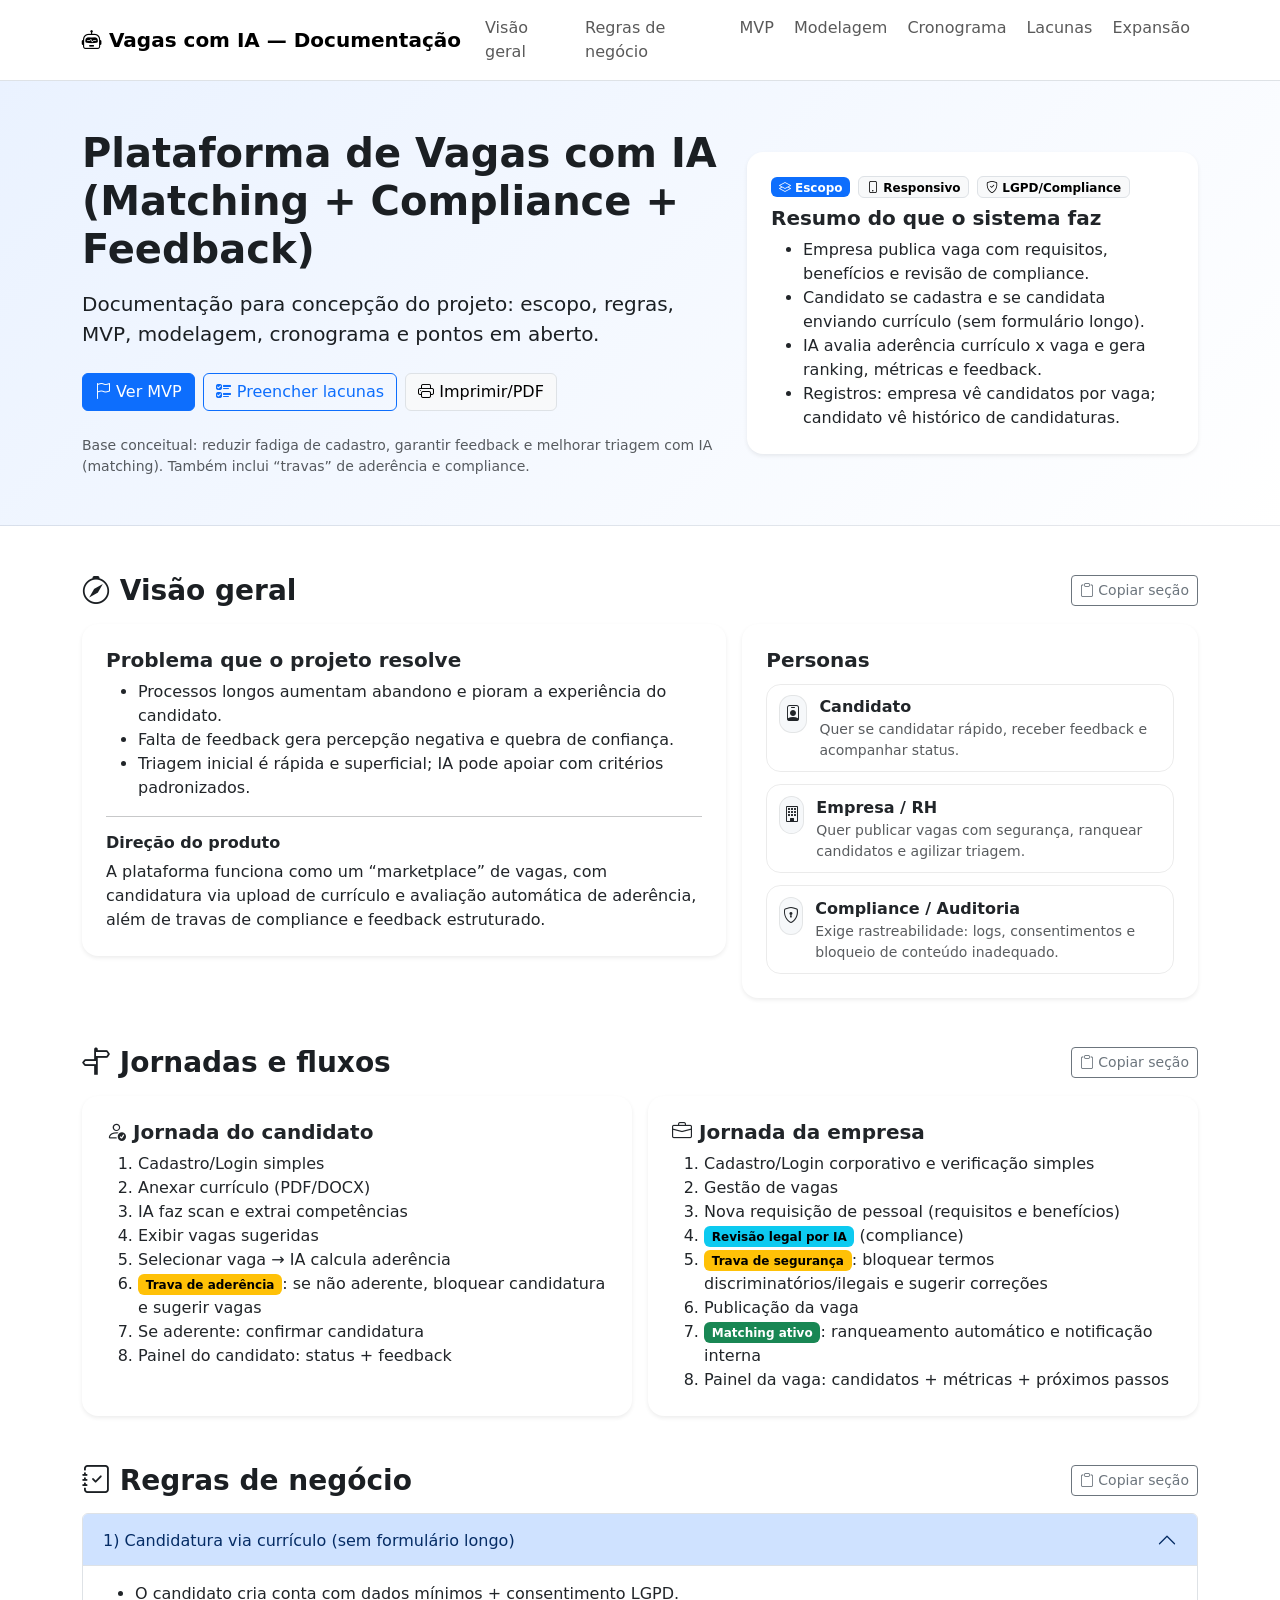
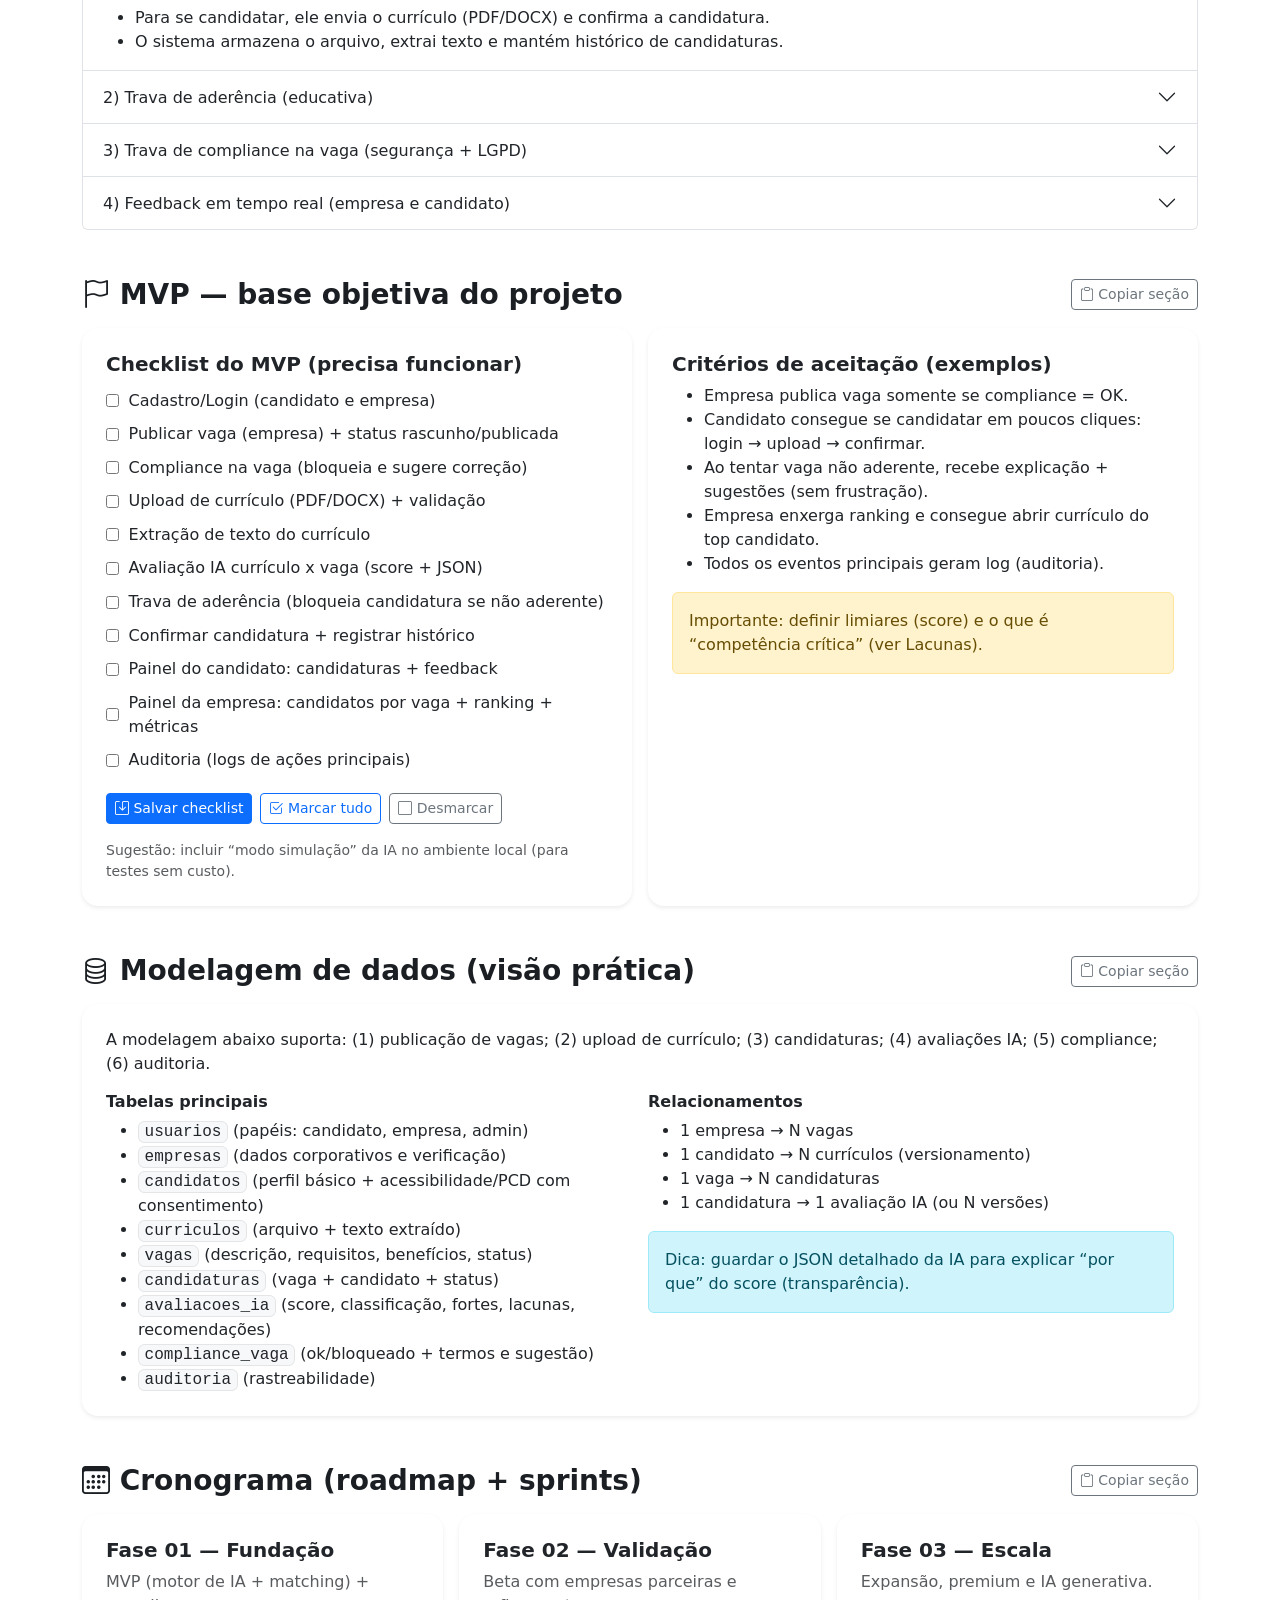
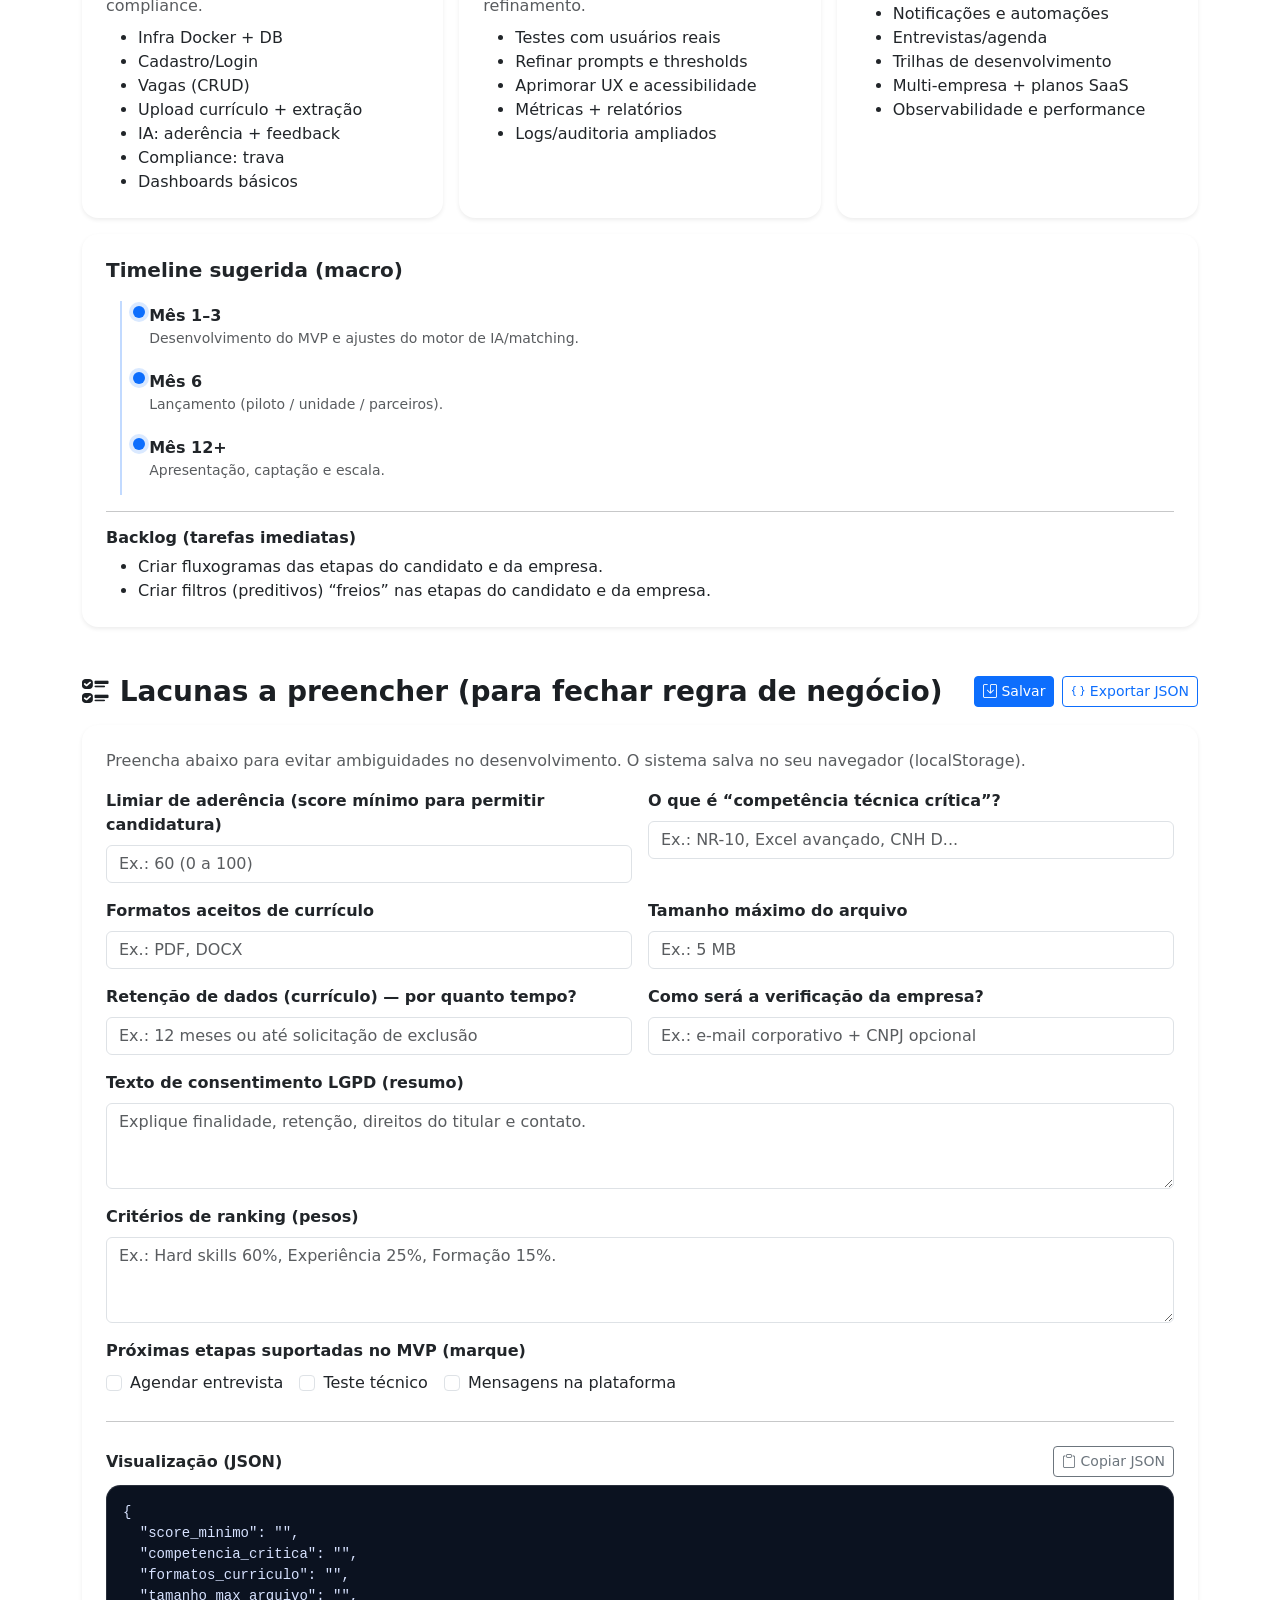
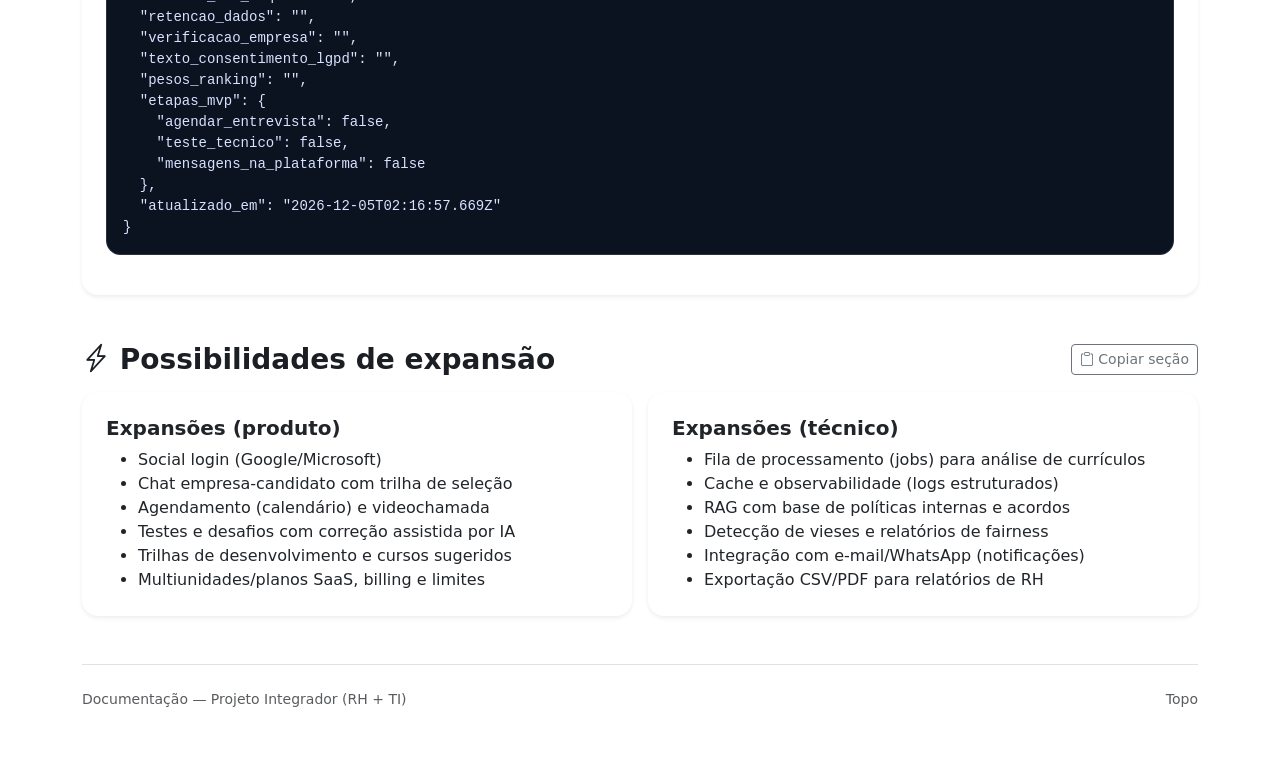
<file: index.html>
<!doctype html>
<html lang="pt-br">
<head>
  <meta charset="utf-8" />
  <meta name="viewport" content="width=device-width, initial-scale=1" />
  <title>Documentação — Plataforma de Vagas com IA (Projeto Integrador RH)</title>

  <!-- Bootstrap -->
  <link href="https://cdn.jsdelivr.net/npm/bootstrap@5.3.3/dist/css/bootstrap.min.css" rel="stylesheet">
  <!-- Bootstrap Icons -->
  <link href="https://cdn.jsdelivr.net/npm/bootstrap-icons@1.11.3/font/bootstrap-icons.min.css" rel="stylesheet">

  <link rel="stylesheet" href="estilo.css" />
</head>

<body>
  <!-- Topbar -->
  <nav class="navbar navbar-expand-lg navbar-light bg-white border-bottom sticky-top">
    <div class="container">
      <a class="navbar-brand fw-bold" href="#">
        <i class="bi bi-robot"></i> Vagas com IA — Documentação
      </a>

      <button class="navbar-toggler" type="button" data-bs-toggle="collapse" data-bs-target="#menu">
        <span class="navbar-toggler-icon"></span>
      </button>

      <div id="menu" class="collapse navbar-collapse">
        <ul class="navbar-nav ms-auto gap-1">
          <li class="nav-item"><a class="nav-link" href="#visao-geral">Visão geral</a></li>
          <li class="nav-item"><a class="nav-link" href="#regras">Regras de negócio</a></li>
          <li class="nav-item"><a class="nav-link" href="#mvp">MVP</a></li>
          <li class="nav-item"><a class="nav-link" href="#dados">Modelagem</a></li>
          <li class="nav-item"><a class="nav-link" href="#cronograma">Cronograma</a></li>
          <li class="nav-item"><a class="nav-link" href="#lacunas">Lacunas</a></li>
          <li class="nav-item"><a class="nav-link" href="#expansao">Expansão</a></li>
        </ul>
      </div>
    </div>
  </nav>

  <!-- Hero -->
  <header class="hero">
    <div class="container py-5">
      <div class="row align-items-center g-4">
        <div class="col-lg-7">
          <h1 class="display-6 fw-bold mb-3">
            Plataforma de Vagas com IA (Matching + Compliance + Feedback)
          </h1>
          <p class="lead mb-4">
            Documentação para concepção do projeto: escopo, regras, MVP, modelagem, cronograma e pontos em aberto.
          </p>

          <div class="d-flex flex-wrap gap-2">
            <a href="#mvp" class="btn btn-primary">
              <i class="bi bi-flag"></i> Ver MVP
            </a>
            <a href="#lacunas" class="btn btn-outline-primary">
              <i class="bi bi-ui-checks"></i> Preencher lacunas
            </a>
            <button class="btn btn-light border" onclick="app.imprimir()">
              <i class="bi bi-printer"></i> Imprimir/PDF
            </button>
          </div>

          <div class="mt-4 small text-muted">
            Base conceitual: reduzir fadiga de cadastro, garantir feedback e melhorar triagem com IA (matching).
            Também inclui “travas” de aderência e compliance.
          </div>
        </div>

        <div class="col-lg-5">
          <div class="card shadow-sm border-0 rounded-4">
            <div class="card-body p-4">
              <div class="d-flex align-items-center gap-2 mb-2">
                <span class="badge text-bg-primary"><i class="bi bi-layers"></i> Escopo</span>
                <span class="badge text-bg-light border"><i class="bi bi-phone"></i> Responsivo</span>
                <span class="badge text-bg-light border"><i class="bi bi-shield-check"></i> LGPD/Compliance</span>
              </div>
              <h5 class="fw-bold mb-2">Resumo do que o sistema faz</h5>
              <ul class="mb-0">
                <li>Empresa publica vaga com requisitos, benefícios e revisão de compliance.</li>
                <li>Candidato se cadastra e se candidata enviando currículo (sem formulário longo).</li>
                <li>IA avalia aderência currículo x vaga e gera ranking, métricas e feedback.</li>
                <li>Registros: empresa vê candidatos por vaga; candidato vê histórico de candidaturas.</li>
              </ul>
            </div>
          </div>
        </div>

      </div>
    </div>
  </header>

  <main class="container my-5">

    <!-- Visão geral -->
    <section id="visao-geral" class="mb-5">
      <div class="d-flex align-items-center justify-content-between flex-wrap gap-2 mb-3">
        <h2 class="h3 fw-bold m-0"><i class="bi bi-compass"></i> Visão geral</h2>
        <button class="btn btn-sm btn-outline-secondary" onclick="app.copiarTexto('#visao-geral')">
          <i class="bi bi-clipboard"></i> Copiar seção
        </button>
      </div>

      <div class="row g-3">
        <div class="col-lg-7">
          <div class="card border-0 shadow-sm rounded-4">
            <div class="card-body p-4">
              <h5 class="fw-bold">Problema que o projeto resolve</h5>
              <ul class="mb-0">
                <li>Processos longos aumentam abandono e pioram a experiência do candidato.</li>
                <li>Falta de feedback gera percepção negativa e quebra de confiança.</li>
                <li>Triagem inicial é rápida e superficial; IA pode apoiar com critérios padronizados.</li>
              </ul>
              <hr>
              <h6 class="fw-bold">Direção do produto</h6>
              <p class="mb-0">
                A plataforma funciona como um “marketplace” de vagas, com candidatura via upload de currículo e
                avaliação automática de aderência, além de travas de compliance e feedback estruturado.
              </p>
            </div>
          </div>
        </div>

        <div class="col-lg-5">
          <div class="card border-0 shadow-sm rounded-4">
            <div class="card-body p-4">
              <h5 class="fw-bold">Personas</h5>
              <div class="persona">
                <div class="icon"><i class="bi bi-person-badge"></i></div>
                <div>
                  <div class="fw-semibold">Candidato</div>
                  <div class="text-muted small">
                    Quer se candidatar rápido, receber feedback e acompanhar status.
                  </div>
                </div>
              </div>
              <div class="persona">
                <div class="icon"><i class="bi bi-building"></i></div>
                <div>
                  <div class="fw-semibold">Empresa / RH</div>
                  <div class="text-muted small">
                    Quer publicar vagas com segurança, ranquear candidatos e agilizar triagem.
                  </div>
                </div>
              </div>
              <div class="persona">
                <div class="icon"><i class="bi bi-shield-lock"></i></div>
                <div>
                  <div class="fw-semibold">Compliance / Auditoria</div>
                  <div class="text-muted small">
                    Exige rastreabilidade: logs, consentimentos e bloqueio de conteúdo inadequado.
                  </div>
                </div>
              </div>
            </div>
          </div>
        </div>

      </div>
    </section>

    <!-- Jornadas -->
    <section class="mb-5">
      <div class="d-flex align-items-center justify-content-between flex-wrap gap-2 mb-3">
        <h2 class="h3 fw-bold m-0"><i class="bi bi-signpost-split"></i> Jornadas e fluxos</h2>
        <button class="btn btn-sm btn-outline-secondary" onclick="app.copiarTexto('section:nth-of-type(2)')">
          <i class="bi bi-clipboard"></i> Copiar seção
        </button>
      </div>

      <div class="row g-3">
        <div class="col-lg-6">
          <div class="card border-0 shadow-sm rounded-4 h-100">
            <div class="card-body p-4">
              <h5 class="fw-bold"><i class="bi bi-person-check"></i> Jornada do candidato</h5>
              <ol class="mb-0">
                <li>Cadastro/Login simples</li>
                <li>Anexar currículo (PDF/DOCX)</li>
                <li>IA faz scan e extrai competências</li>
                <li>Exibir vagas sugeridas</li>
                <li>Selecionar vaga → IA calcula aderência</li>
                <li><span class="badge text-bg-warning">Trava de aderência</span>: se não aderente, bloquear candidatura e sugerir vagas</li>
                <li>Se aderente: confirmar candidatura</li>
                <li>Painel do candidato: status + feedback</li>
              </ol>
            </div>
          </div>
        </div>

        <div class="col-lg-6">
          <div class="card border-0 shadow-sm rounded-4 h-100">
            <div class="card-body p-4">
              <h5 class="fw-bold"><i class="bi bi-briefcase"></i> Jornada da empresa</h5>
              <ol class="mb-0">
                <li>Cadastro/Login corporativo e verificação simples</li>
                <li>Gestão de vagas</li>
                <li>Nova requisição de pessoal (requisitos e benefícios)</li>
                <li><span class="badge text-bg-info">Revisão legal por IA</span> (compliance)</li>
                <li><span class="badge text-bg-warning">Trava de segurança</span>: bloquear termos discriminatórios/ilegais e sugerir correções</li>
                <li>Publicação da vaga</li>
                <li><span class="badge text-bg-success">Matching ativo</span>: ranqueamento automático e notificação interna</li>
                <li>Painel da vaga: candidatos + métricas + próximos passos</li>
              </ol>
            </div>
          </div>
        </div>

      </div>
    </section>

    <!-- Regras de negócio -->
    <section id="regras" class="mb-5">
      <div class="d-flex align-items-center justify-content-between flex-wrap gap-2 mb-3">
        <h2 class="h3 fw-bold m-0"><i class="bi bi-journal-check"></i> Regras de negócio</h2>
        <button class="btn btn-sm btn-outline-secondary" onclick="app.copiarTexto('#regras')">
          <i class="bi bi-clipboard"></i> Copiar seção
        </button>
      </div>

      <div class="accordion" id="accRegras">

        <div class="accordion-item">
          <h2 class="accordion-header">
            <button class="accordion-button" data-bs-toggle="collapse" data-bs-target="#r1">
              1) Candidatura via currículo (sem formulário longo)
            </button>
          </h2>
          <div id="r1" class="accordion-collapse collapse show" data-bs-parent="#accRegras">
            <div class="accordion-body">
              <ul class="mb-0">
                <li>O candidato cria conta com dados mínimos + consentimento LGPD.</li>
                <li>Para se candidatar, ele envia o currículo (PDF/DOCX) e confirma a candidatura.</li>
                <li>O sistema armazena o arquivo, extrai texto e mantém histórico de candidaturas.</li>
              </ul>
            </div>
          </div>
        </div>

        <div class="accordion-item">
          <h2 class="accordion-header">
            <button class="accordion-button collapsed" data-bs-toggle="collapse" data-bs-target="#r2">
              2) Trava de aderência (educativa)
            </button>
          </h2>
          <div id="r2" class="accordion-collapse collapse" data-bs-parent="#accRegras">
            <div class="accordion-body">
              <p class="mb-2">
                Se o perfil não for aderente (ex.: falta de competência técnica crítica), o sistema:
              </p>
              <ul class="mb-0">
                <li>exibe pop-up educativo;</li>
                <li>impede a aplicação naquela vaga;</li>
                <li>sugere vagas compatíveis.</li>
              </ul>
              <div class="alert alert-info mt-3 mb-0">
                Dica: o limiar (ex.: score &lt; 60) deve ser configurável e rastreável (auditoria).
              </div>
            </div>
          </div>
        </div>

        <div class="accordion-item">
          <h2 class="accordion-header">
            <button class="accordion-button collapsed" data-bs-toggle="collapse" data-bs-target="#r3">
              3) Trava de compliance na vaga (segurança + LGPD)
            </button>
          </h2>
          <div id="r3" class="accordion-collapse collapse" data-bs-parent="#accRegras">
            <div class="accordion-body">
              <ul class="mb-0">
                <li>Antes de publicar, a IA revisa o texto da vaga e bloqueia termos discriminatórios/ilegais.</li>
                <li>Se bloqueado: mostrar “o que ajustar” + sugestão de reescrita.</li>
                <li>Se aprovado: permitir publicar e iniciar matching ativo.</li>
              </ul>
            </div>
          </div>
        </div>

        <div class="accordion-item">
          <h2 class="accordion-header">
            <button class="accordion-button collapsed" data-bs-toggle="collapse" data-bs-target="#r4">
              4) Feedback em tempo real (empresa e candidato)
            </button>
          </h2>
          <div id="r4" class="accordion-collapse collapse" data-bs-parent="#accRegras">
            <div class="accordion-body">
              <ul class="mb-0">
                <li>Ao avaliar a candidatura, a IA gera: score, pontos fortes, lacunas e recomendações.</li>
                <li>Empresa vê ranking e métricas por vaga (ex.: top 10, média, lacunas recorrentes).</li>
                <li>Candidato vê feedback (habilidades/competências e plano de desenvolvimento).</li>
                <li>A IA recomenda, mas não “decide” contratação (revisão humana sempre).</li>
              </ul>
            </div>
          </div>
        </div>

      </div>
    </section>

    <!-- MVP -->
    <section id="mvp" class="mb-5">
      <div class="d-flex align-items-center justify-content-between flex-wrap gap-2 mb-3">
        <h2 class="h3 fw-bold m-0"><i class="bi bi-flag"></i> MVP — base objetiva do projeto</h2>
        <button class="btn btn-sm btn-outline-secondary" onclick="app.copiarTexto('#mvp')">
          <i class="bi bi-clipboard"></i> Copiar seção
        </button>
      </div>

      <div class="row g-3">
        <div class="col-lg-6">
          <div class="card border-0 shadow-sm rounded-4 h-100">
            <div class="card-body p-4">
              <h5 class="fw-bold">Checklist do MVP (precisa funcionar)</h5>
              <div class="checklist" id="checkMvp">
                <label><input type="checkbox"> Cadastro/Login (candidato e empresa)</label>
                <label><input type="checkbox"> Publicar vaga (empresa) + status rascunho/publicada</label>
                <label><input type="checkbox"> Compliance na vaga (bloqueia e sugere correção)</label>
                <label><input type="checkbox"> Upload de currículo (PDF/DOCX) + validação</label>
                <label><input type="checkbox"> Extração de texto do currículo</label>
                <label><input type="checkbox"> Avaliação IA currículo x vaga (score + JSON)</label>
                <label><input type="checkbox"> Trava de aderência (bloqueia candidatura se não aderente)</label>
                <label><input type="checkbox"> Confirmar candidatura + registrar histórico</label>
                <label><input type="checkbox"> Painel do candidato: candidaturas + feedback</label>
                <label><input type="checkbox"> Painel da empresa: candidatos por vaga + ranking + métricas</label>
                <label><input type="checkbox"> Auditoria (logs de ações principais)</label>
              </div>

              <div class="d-flex gap-2 mt-3">
                <button class="btn btn-sm btn-primary" onclick="app.salvarChecklist()">
                  <i class="bi bi-save"></i> Salvar checklist
                </button>
                <button class="btn btn-sm btn-outline-primary" onclick="app.marcarTudo('#checkMvp', true)">
                  <i class="bi bi-check2-square"></i> Marcar tudo
                </button>
                <button class="btn btn-sm btn-outline-secondary" onclick="app.marcarTudo('#checkMvp', false)">
                  <i class="bi bi-square"></i> Desmarcar
                </button>
              </div>

              <div class="small text-muted mt-3">
                Sugestão: incluir “modo simulação” da IA no ambiente local (para testes sem custo).
              </div>
            </div>
          </div>
        </div>

        <div class="col-lg-6">
          <div class="card border-0 shadow-sm rounded-4 h-100">
            <div class="card-body p-4">
              <h5 class="fw-bold">Critérios de aceitação (exemplos)</h5>
              <ul>
                <li>Empresa publica vaga somente se compliance = OK.</li>
                <li>Candidato consegue se candidatar em poucos cliques: login → upload → confirmar.</li>
                <li>Ao tentar vaga não aderente, recebe explicação + sugestões (sem frustração).</li>
                <li>Empresa enxerga ranking e consegue abrir currículo do top candidato.</li>
                <li>Todos os eventos principais geram log (auditoria).</li>
              </ul>
              <div class="alert alert-warning mb-0">
                Importante: definir limiares (score) e o que é “competência crítica” (ver Lacunas).
              </div>
            </div>
          </div>
        </div>
      </div>
    </section>

    <!-- Modelagem -->
    <section id="dados" class="mb-5">
      <div class="d-flex align-items-center justify-content-between flex-wrap gap-2 mb-3">
        <h2 class="h3 fw-bold m-0"><i class="bi bi-database"></i> Modelagem de dados (visão prática)</h2>
        <button class="btn btn-sm btn-outline-secondary" onclick="app.copiarTexto('#dados')">
          <i class="bi bi-clipboard"></i> Copiar seção
        </button>
      </div>

      <div class="card border-0 shadow-sm rounded-4">
        <div class="card-body p-4">
          <p class="mb-3">
            A modelagem abaixo suporta: (1) publicação de vagas; (2) upload de currículo; (3) candidaturas; (4) avaliações IA;
            (5) compliance; (6) auditoria.
          </p>

          <div class="row g-3">
            <div class="col-lg-6">
              <h6 class="fw-bold">Tabelas principais</h6>
              <ul class="mb-0">
                <li><span class="mono">usuarios</span> (papéis: candidato, empresa, admin)</li>
                <li><span class="mono">empresas</span> (dados corporativos e verificação)</li>
                <li><span class="mono">candidatos</span> (perfil básico + acessibilidade/PCD com consentimento)</li>
                <li><span class="mono">curriculos</span> (arquivo + texto extraído)</li>
                <li><span class="mono">vagas</span> (descrição, requisitos, benefícios, status)</li>
                <li><span class="mono">candidaturas</span> (vaga + candidato + status)</li>
                <li><span class="mono">avaliacoes_ia</span> (score, classificação, fortes, lacunas, recomendações)</li>
                <li><span class="mono">compliance_vaga</span> (ok/bloqueado + termos e sugestão)</li>
                <li><span class="mono">auditoria</span> (rastreabilidade)</li>
              </ul>
            </div>

            <div class="col-lg-6">
              <h6 class="fw-bold">Relacionamentos</h6>
              <ul class="mb-0">
                <li>1 empresa → N vagas</li>
                <li>1 candidato → N currículos (versionamento)</li>
                <li>1 vaga → N candidaturas</li>
                <li>1 candidatura → 1 avaliação IA (ou N versões)</li>
              </ul>

              <div class="alert alert-info mt-3 mb-0">
                Dica: guardar o JSON detalhado da IA para explicar “por que” do score (transparência).
              </div>
            </div>
          </div>

        </div>
      </div>
    </section>

    <!-- Cronograma -->
    <section id="cronograma" class="mb-5">
      <div class="d-flex align-items-center justify-content-between flex-wrap gap-2 mb-3">
        <h2 class="h3 fw-bold m-0"><i class="bi bi-calendar3"></i> Cronograma (roadmap + sprints)</h2>
        <button class="btn btn-sm btn-outline-secondary" onclick="app.copiarTexto('#cronograma')">
          <i class="bi bi-clipboard"></i> Copiar seção
        </button>
      </div>

      <div class="row g-3">
        <div class="col-lg-4">
          <div class="card border-0 shadow-sm rounded-4 h-100">
            <div class="card-body p-4">
              <h5 class="fw-bold">Fase 01 — Fundação</h5>
              <p class="text-muted mb-2">MVP (motor de IA + matching) + compliance.</p>
              <ul class="mb-0">
                <li>Infra Docker + DB</li>
                <li>Cadastro/Login</li>
                <li>Vagas (CRUD)</li>
                <li>Upload currículo + extração</li>
                <li>IA: aderência + feedback</li>
                <li>Compliance: trava</li>
                <li>Dashboards básicos</li>
              </ul>
            </div>
          </div>
        </div>

        <div class="col-lg-4">
          <div class="card border-0 shadow-sm rounded-4 h-100">
            <div class="card-body p-4">
              <h5 class="fw-bold">Fase 02 — Validação</h5>
              <p class="text-muted mb-2">Beta com empresas parceiras e refinamento.</p>
              <ul class="mb-0">
                <li>Testes com usuários reais</li>
                <li>Refinar prompts e thresholds</li>
                <li>Aprimorar UX e acessibilidade</li>
                <li>Métricas + relatórios</li>
                <li>Logs/auditoria ampliados</li>
              </ul>
            </div>
          </div>
        </div>

        <div class="col-lg-4">
          <div class="card border-0 shadow-sm rounded-4 h-100">
            <div class="card-body p-4">
              <h5 class="fw-bold">Fase 03 — Escala</h5>
              <p class="text-muted mb-2">Expansão, premium e IA generativa.</p>
              <ul class="mb-0">
                <li>Notificações e automações</li>
                <li>Entrevistas/agenda</li>
                <li>Trilhas de desenvolvimento</li>
                <li>Multi-empresa + planos SaaS</li>
                <li>Observabilidade e performance</li>
              </ul>
            </div>
          </div>
        </div>
      </div>

      <div class="card border-0 shadow-sm rounded-4 mt-3">
        <div class="card-body p-4">
          <h5 class="fw-bold mb-3">Timeline sugerida (macro)</h5>

          <div class="timeline">
            <div class="t-item">
              <div class="t-dot"></div>
              <div class="t-content">
                <div class="fw-semibold">Mês 1–3</div>
                <div class="text-muted small">Desenvolvimento do MVP e ajustes do motor de IA/matching.</div>
              </div>
            </div>
            <div class="t-item">
              <div class="t-dot"></div>
              <div class="t-content">
                <div class="fw-semibold">Mês 6</div>
                <div class="text-muted small">Lançamento (piloto / unidade / parceiros).</div>
              </div>
            </div>
            <div class="t-item">
              <div class="t-dot"></div>
              <div class="t-content">
                <div class="fw-semibold">Mês 12+</div>
                <div class="text-muted small">Apresentação, captação e escala.</div>
              </div>
            </div>
          </div>

          <hr>

          <h6 class="fw-bold">Backlog (tarefas imediatas)</h6>
          <ul class="mb-0">
            <li>Criar fluxogramas das etapas do candidato e da empresa.</li>
            <li>Criar filtros (preditivos) “freios” nas etapas do candidato e da empresa.</li>
          </ul>
        </div>
      </div>
    </section>

    <!-- Lacunas -->
    <section id="lacunas" class="mb-5">
      <div class="d-flex align-items-center justify-content-between flex-wrap gap-2 mb-3">
        <h2 class="h3 fw-bold m-0"><i class="bi bi-ui-checks"></i> Lacunas a preencher (para fechar regra de negócio)</h2>
        <div class="d-flex gap-2">
          <button class="btn btn-sm btn-primary" onclick="app.salvarLacunas()">
            <i class="bi bi-save"></i> Salvar
          </button>
          <button class="btn btn-sm btn-outline-primary" onclick="app.exportarJson()">
            <i class="bi bi-braces"></i> Exportar JSON
          </button>
        </div>
      </div>

      <div class="card border-0 shadow-sm rounded-4">
        <div class="card-body p-4">
          <p class="text-muted">
            Preencha abaixo para evitar ambiguidades no desenvolvimento. O sistema salva no seu navegador (localStorage).
          </p>

          <div class="row g-3">
            <div class="col-lg-6">
              <label class="form-label fw-semibold">Limiar de aderência (score mínimo para permitir candidatura)</label>
              <input id="lac_score_min" class="form-control" placeholder="Ex.: 60 (0 a 100)">
            </div>
            <div class="col-lg-6">
              <label class="form-label fw-semibold">O que é “competência técnica crítica”?</label>
              <input id="lac_critica" class="form-control" placeholder="Ex.: NR-10, Excel avançado, CNH D...">
            </div>

            <div class="col-lg-6">
              <label class="form-label fw-semibold">Formatos aceitos de currículo</label>
              <input id="lac_formatos" class="form-control" placeholder="Ex.: PDF, DOCX">
            </div>
            <div class="col-lg-6">
              <label class="form-label fw-semibold">Tamanho máximo do arquivo</label>
              <input id="lac_tamanho" class="form-control" placeholder="Ex.: 5 MB">
            </div>

            <div class="col-lg-6">
              <label class="form-label fw-semibold">Retenção de dados (currículo) — por quanto tempo?</label>
              <input id="lac_retencao" class="form-control" placeholder="Ex.: 12 meses ou até solicitação de exclusão">
            </div>
            <div class="col-lg-6">
              <label class="form-label fw-semibold">Como será a verificação da empresa?</label>
              <input id="lac_verificacao" class="form-control" placeholder="Ex.: e-mail corporativo + CNPJ opcional">
            </div>

            <div class="col-lg-12">
              <label class="form-label fw-semibold">Texto de consentimento LGPD (resumo)</label>
              <textarea id="lac_consentimento" class="form-control" rows="3"
                placeholder="Explique finalidade, retenção, direitos do titular e contato."></textarea>
            </div>

            <div class="col-lg-12">
              <label class="form-label fw-semibold">Critérios de ranking (pesos)</label>
              <textarea id="lac_pesos" class="form-control" rows="3"
                placeholder="Ex.: Hard skills 60%, Experiência 25%, Formação 15%."></textarea>
            </div>

            <div class="col-lg-12">
              <label class="form-label fw-semibold">Próximas etapas suportadas no MVP (marque)</label>
              <div class="d-flex flex-wrap gap-3">
                <label class="form-check">
                  <input class="form-check-input" type="checkbox" id="lac_etapa_entrevista">
                  <span class="form-check-label">Agendar entrevista</span>
                </label>
                <label class="form-check">
                  <input class="form-check-input" type="checkbox" id="lac_etapa_teste">
                  <span class="form-check-label">Teste técnico</span>
                </label>
                <label class="form-check">
                  <input class="form-check-input" type="checkbox" id="lac_etapa_msg">
                  <span class="form-check-label">Mensagens na plataforma</span>
                </label>
              </div>
            </div>
          </div>

          <hr class="my-4">

          <div class="d-flex align-items-center justify-content-between flex-wrap gap-2">
            <h6 class="fw-bold m-0">Visualização (JSON)</h6>
            <button class="btn btn-sm btn-outline-secondary" onclick="app.copiarJson()">
              <i class="bi bi-clipboard"></i> Copiar JSON
            </button>
          </div>
          <pre class="jsonbox mt-2" id="jsonPreview">{ }</pre>
        </div>
      </div>
    </section>

    <!-- Expansão -->
    <section id="expansao" class="mb-5">
      <div class="d-flex align-items-center justify-content-between flex-wrap gap-2 mb-3">
        <h2 class="h3 fw-bold m-0"><i class="bi bi-lightning-charge"></i> Possibilidades de expansão</h2>
        <button class="btn btn-sm btn-outline-secondary" onclick="app.copiarTexto('#expansao')">
          <i class="bi bi-clipboard"></i> Copiar seção
        </button>
      </div>

      <div class="row g-3">
        <div class="col-lg-6">
          <div class="card border-0 shadow-sm rounded-4 h-100">
            <div class="card-body p-4">
              <h5 class="fw-bold">Expansões (produto)</h5>
              <ul class="mb-0">
                <li>Social login (Google/Microsoft)</li>
                <li>Chat empresa-candidato com trilha de seleção</li>
                <li>Agendamento (calendário) e videochamada</li>
                <li>Testes e desafios com correção assistida por IA</li>
                <li>Trilhas de desenvolvimento e cursos sugeridos</li>
                <li>Multiunidades/planos SaaS, billing e limites</li>
              </ul>
            </div>
          </div>
        </div>

        <div class="col-lg-6">
          <div class="card border-0 shadow-sm rounded-4 h-100">
            <div class="card-body p-4">
              <h5 class="fw-bold">Expansões (técnico)</h5>
              <ul class="mb-0">
                <li>Fila de processamento (jobs) para análise de currículos</li>
                <li>Cache e observabilidade (logs estruturados)</li>
                <li>RAG com base de políticas internas e acordos</li>
                <li>Detecção de vieses e relatórios de fairness</li>
                <li>Integração com e-mail/WhatsApp (notificações)</li>
                <li>Exportação CSV/PDF para relatórios de RH</li>
              </ul>
            </div>
          </div>
        </div>
      </div>
    </section>

    <!-- Rodapé -->
    <footer class="py-4 border-top text-muted small">
      <div class="d-flex justify-content-between flex-wrap gap-2">
        <div>Documentação — Projeto Integrador (RH + TI)</div>
        <div>
          <a class="text-muted text-decoration-none" href="#visao-geral">Topo</a>
        </div>
      </div>
    </footer>
  </main>

  <script src="https://cdn.jsdelivr.net/npm/bootstrap@5.3.3/dist/js/bootstrap.bundle.min.js"></script>
  <script src="app.js"></script>
</body>
</html>
</file>
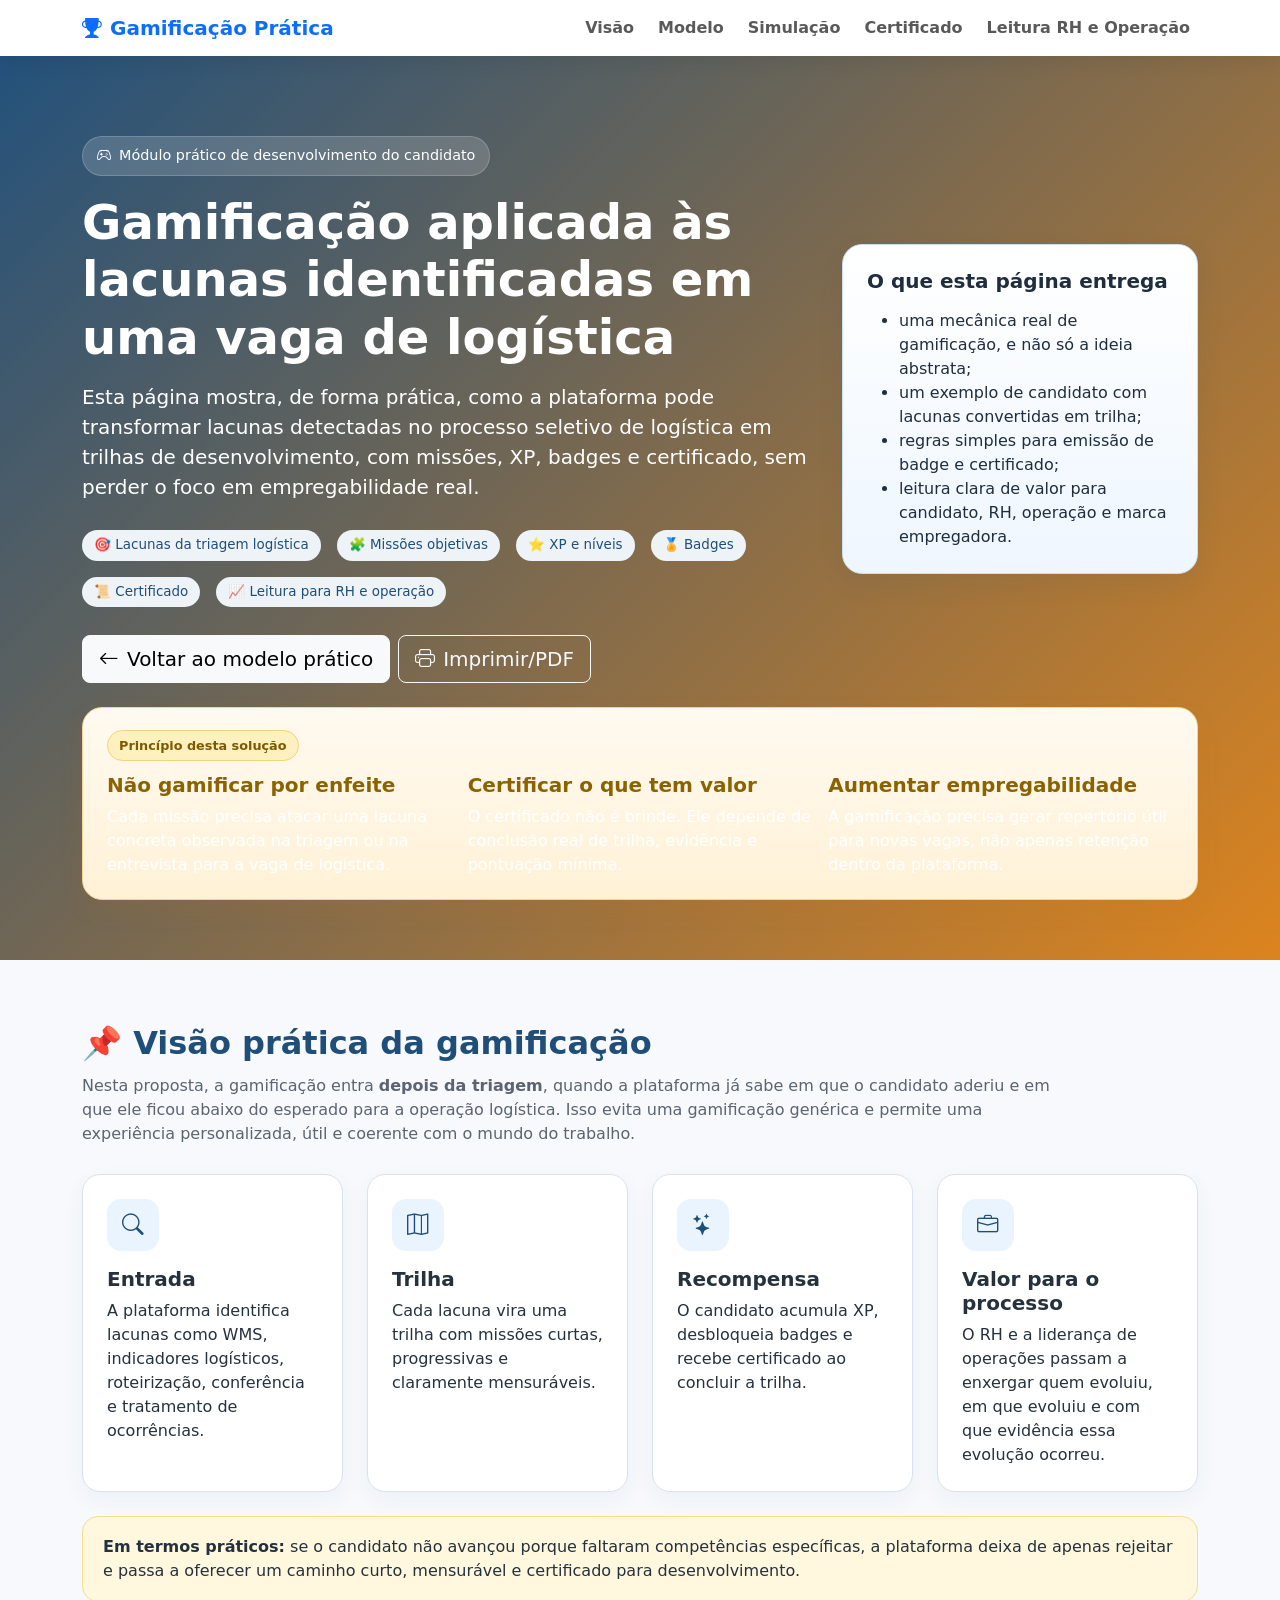
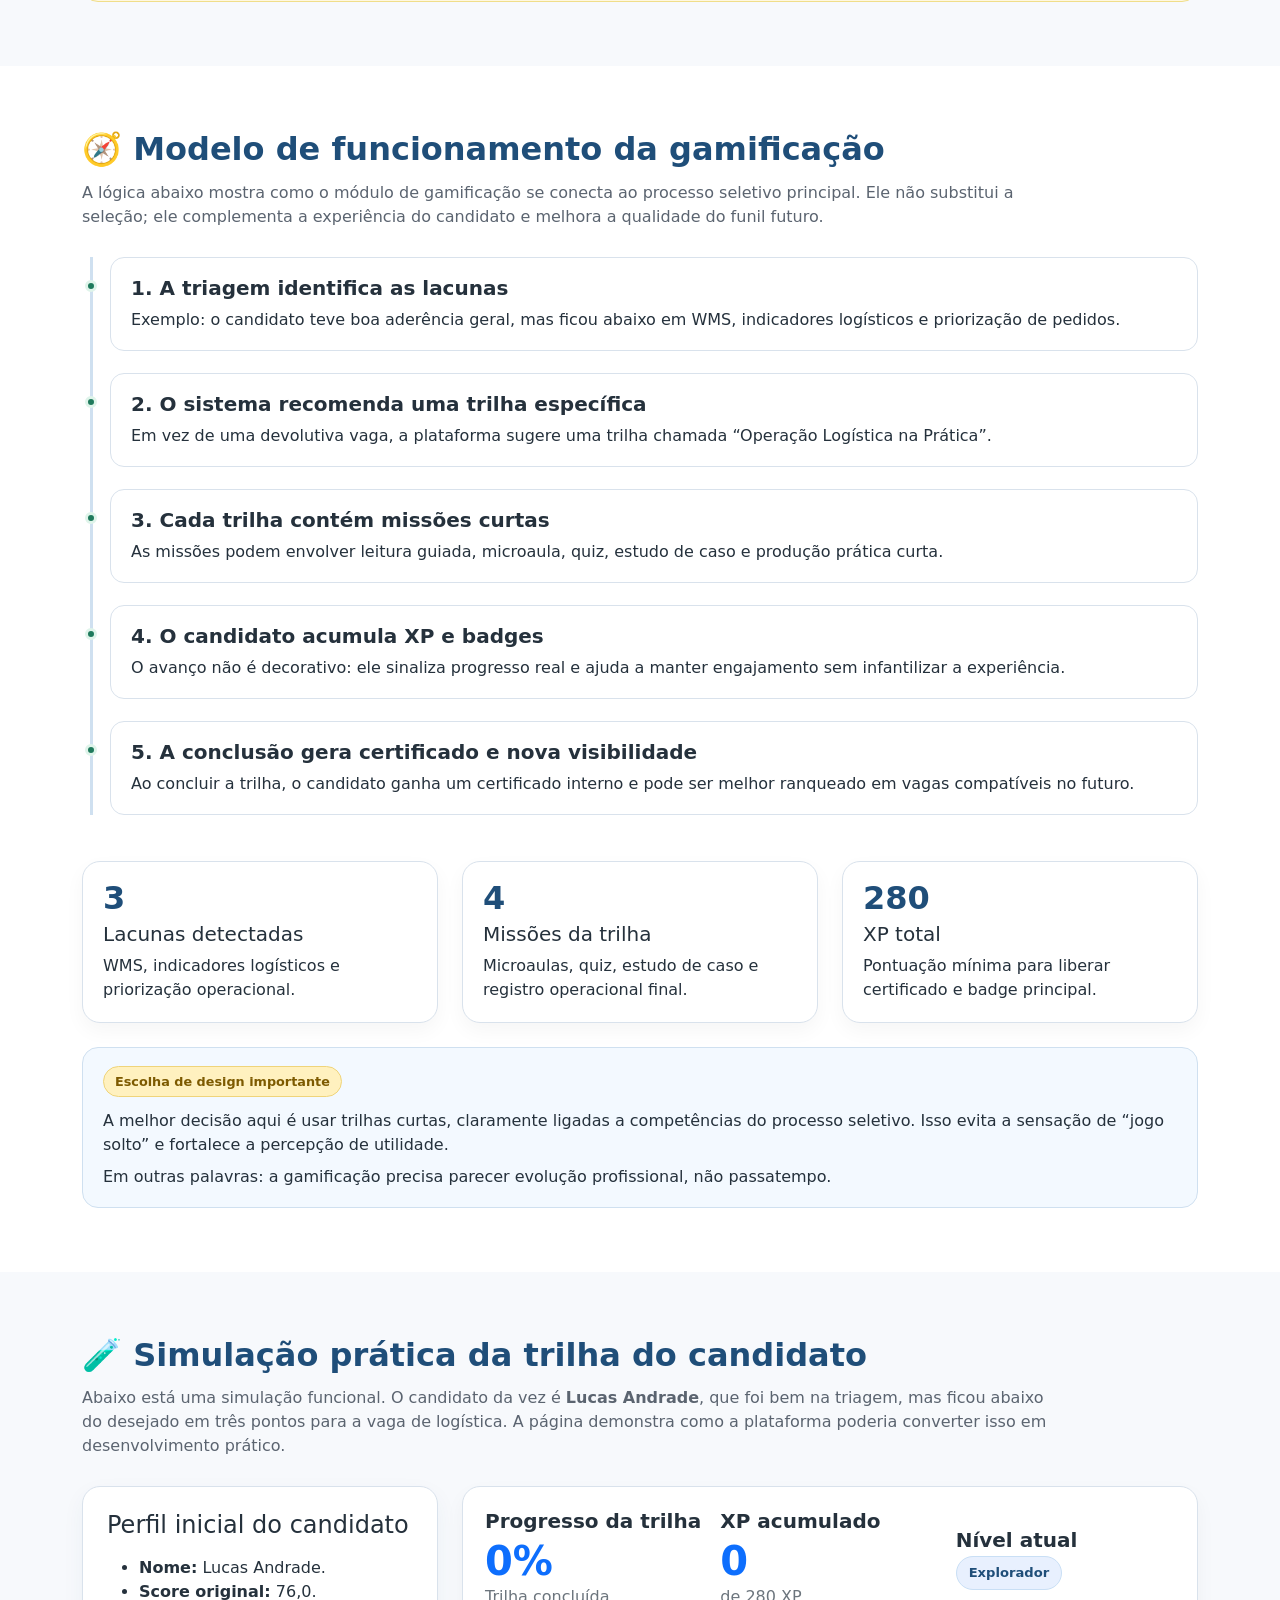
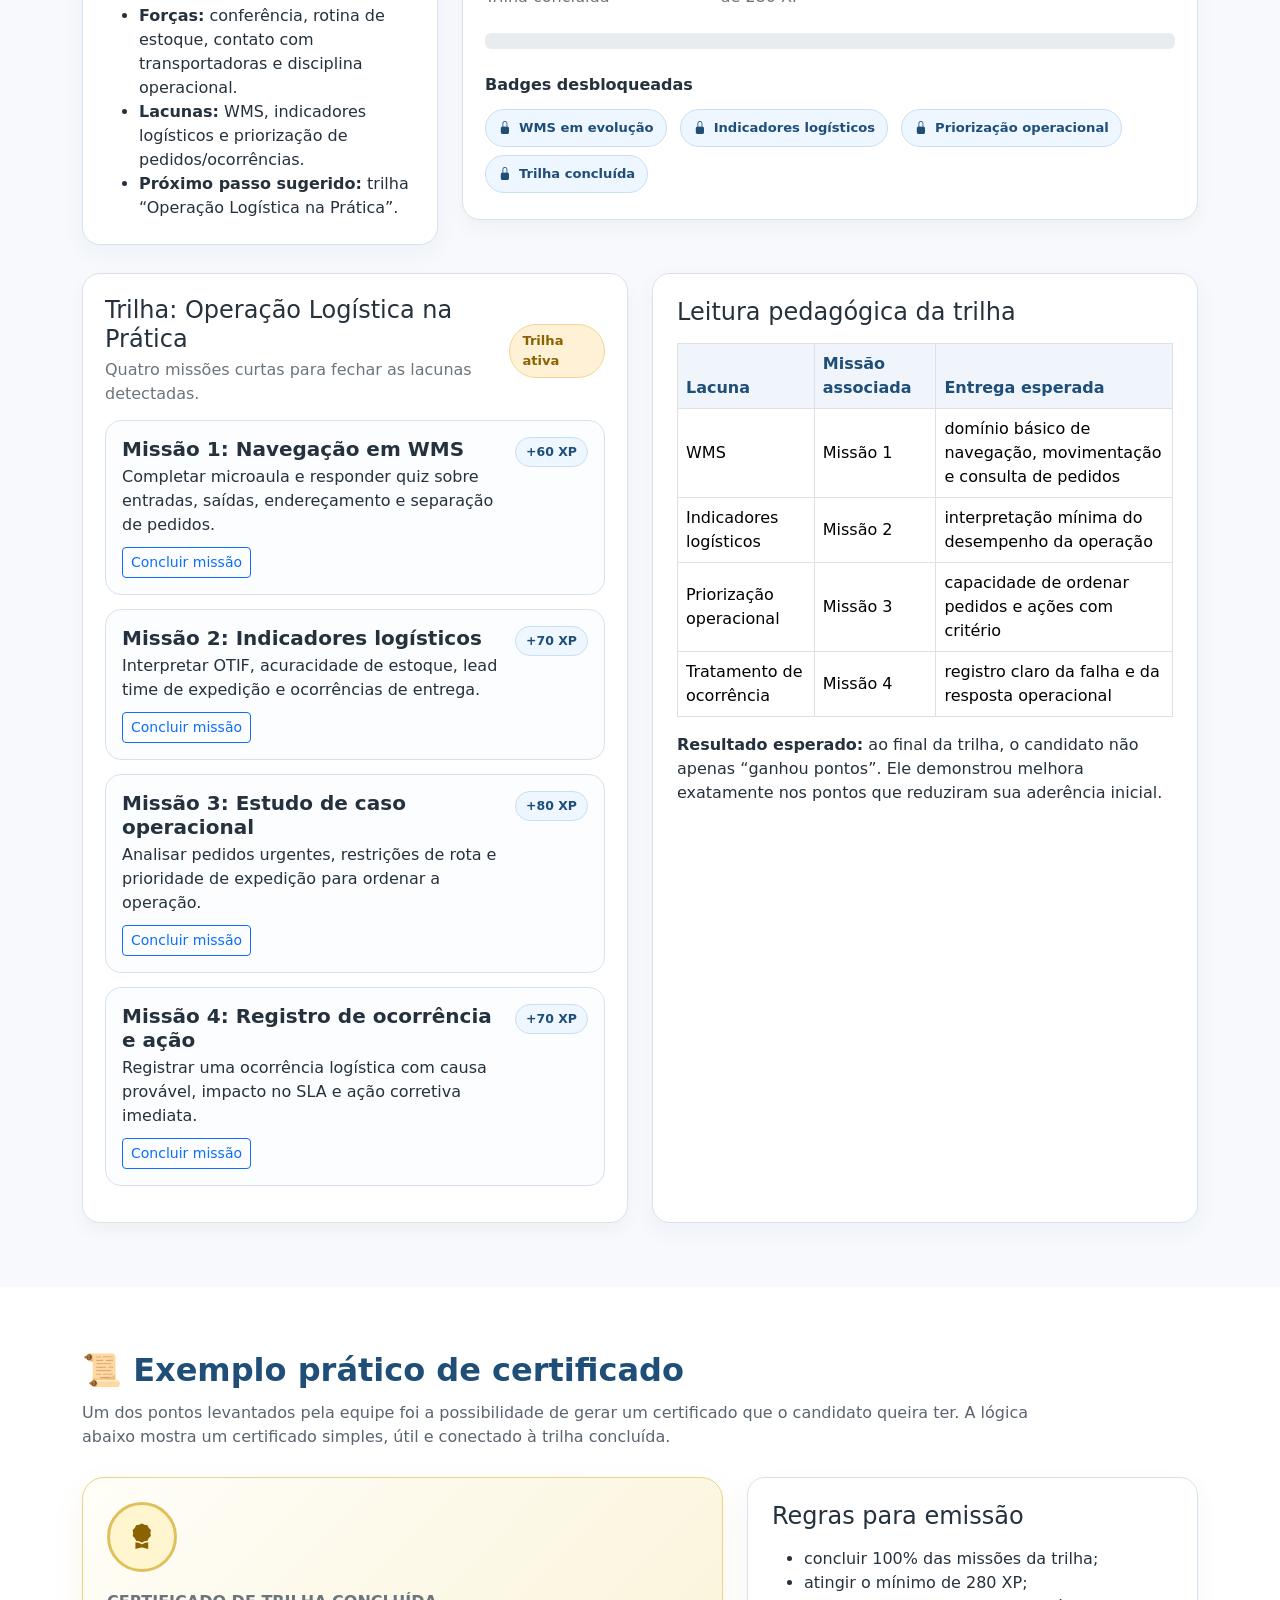
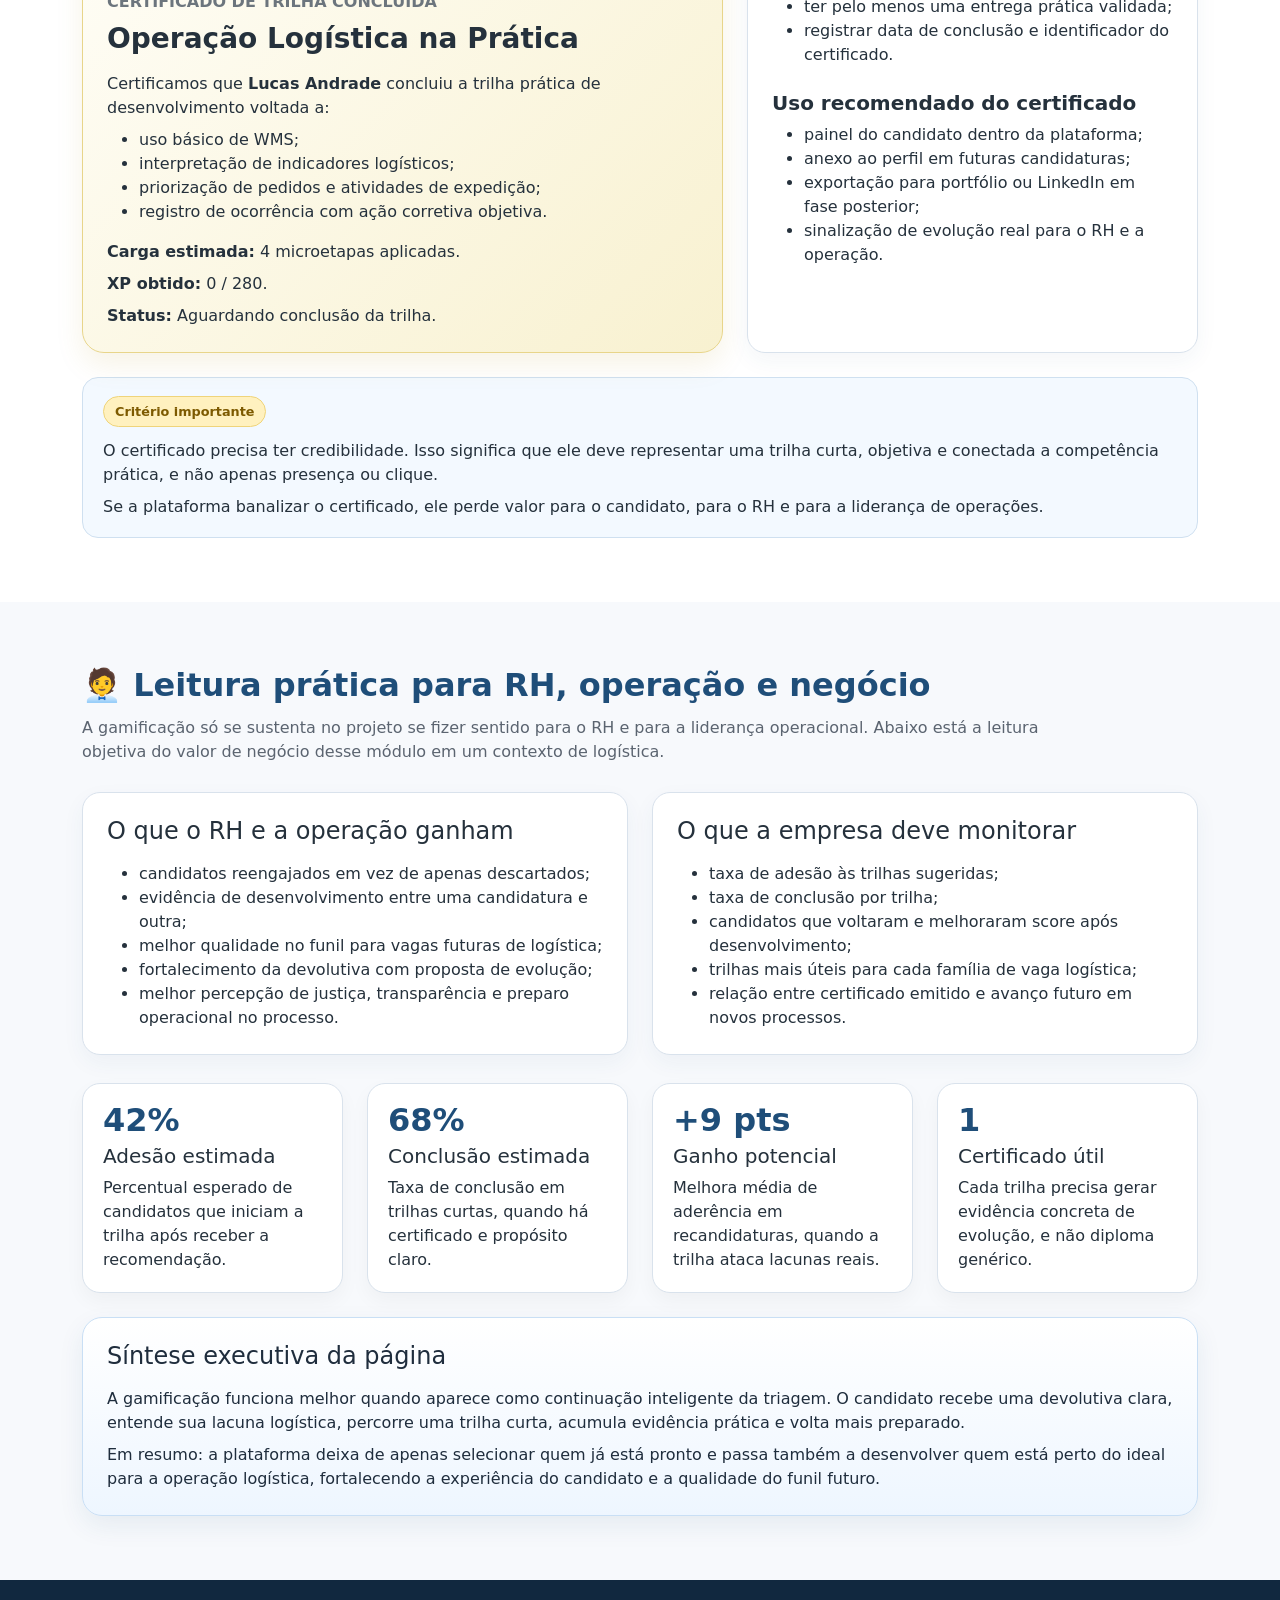
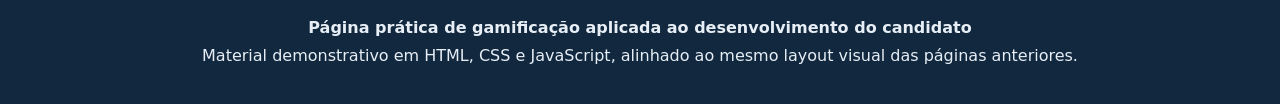
<file: gamificacao-pratica.html>
<!DOCTYPE html>
<html lang="pt-BR">
<head>
  <meta charset="UTF-8">
  <meta name="viewport" content="width=device-width, initial-scale=1.0">
  <title>Gamificação Prática - Desenvolvimento do Candidato</title>
  <link href="https://cdn.jsdelivr.net/npm/bootstrap@5.3.3/dist/css/bootstrap.min.css" rel="stylesheet">
  <link href="https://cdn.jsdelivr.net/npm/bootstrap-icons@1.11.3/font/bootstrap-icons.min.css" rel="stylesheet">
  <style>
    :root {
      --azul: #1f4e79;
      --azul-claro: #eaf4ff;
      --verde: #1f7a5c;
      --verde-claro: #eafaf2;
      --dourado: #b58900;
      --laranja: #d97706;
      --cinza: #5b6470;
      --fundo: #f7f9fc;
      --card: #ffffff;
      --borda: #d9e2ec;
      --grafite: #25313c;
    }

    body {
      background: var(--fundo);
      color: var(--grafite);
      scroll-behavior: smooth;
    }

    .hero {
      background: linear-gradient(135deg, rgba(31,78,121,0.98), rgba(217,119,6,0.90));
      color: white;
      padding: 80px 0 60px;
    }

    .hero .badge-custom {
      background: rgba(255,255,255,0.16);
      border: 1px solid rgba(255,255,255,0.18);
      color: white;
      padding: 8px 14px;
      border-radius: 999px;
      display: inline-block;
      margin-bottom: 18px;
      font-size: 0.9rem;
    }

    .secao {
      padding: 64px 0;
    }

    .titulo-secao {
      color: var(--azul);
      font-weight: 800;
      margin-bottom: 12px;
    }

    .subtitulo-secao {
      color: var(--cinza);
      max-width: 980px;
      margin-bottom: 28px;
    }

    .navbar {
      box-shadow: 0 8px 18px rgba(0,0,0,0.06);
    }

    .navbar-brand,
    .nav-link {
      font-weight: 600;
    }

    .card-box {
      background: var(--card);
      border: 1px solid var(--borda);
      border-radius: 18px;
      padding: 24px;
      height: 100%;
      box-shadow: 0 8px 22px rgba(31, 78, 121, 0.05);
    }

    .icone-box {
      width: 52px;
      height: 52px;
      border-radius: 14px;
      display: flex;
      align-items: center;
      justify-content: center;
      font-size: 1.35rem;
      margin-bottom: 16px;
      background: var(--azul-claro);
      color: var(--azul);
    }

    .mini-tag {
      background: #eef3f8;
      color: var(--azul);
      border-radius: 999px;
      padding: 5px 12px;
      font-size: 0.84rem;
      display: inline-block;
      margin: 4px 8px 4px 0;
    }

    .painel-ajuste {
      background: linear-gradient(180deg, #fffaf0, #fff1d6);
      border: 1px solid #f2d596;
      border-radius: 20px;
      padding: 22px 24px;
      box-shadow: 0 10px 26px rgba(217, 119, 6, 0.08);
    }

    .painel-ajuste h4,
    .painel-ajuste h5 {
      color: #8a6200;
    }

    .selo-ajuste {
      display: inline-block;
      background: #fff1bf;
      color: #7d5a00;
      border: 1px solid #efd47a;
      border-radius: 999px;
      padding: 5px 11px;
      font-size: 0.8rem;
      font-weight: 700;
      margin-bottom: 12px;
    }

    .nota-explicativa {
      background: #f3f9ff;
      border: 1px solid #cfe0f0;
      border-radius: 16px;
      padding: 18px 20px;
    }

    .alerta-orientativo {
      background: #fff8df;
      border: 1px solid #f0de8a;
      border-radius: 16px;
      padding: 18px 20px;
    }

    .box-destaque {
      background: linear-gradient(180deg, #ffffff, #eef6ff);
      border: 1px solid #c9dff5;
      border-radius: 20px;
      padding: 24px;
      color: #1f2d3d;
      box-shadow: 0 10px 26px rgba(31, 78, 121, 0.08);
    }

    .box-destaque h4,
    .box-destaque h5,
    .box-destaque p,
    .box-destaque li {
      color: #1f2d3d;
    }

    .trilha-card {
      background: white;
      border: 1px solid var(--borda);
      border-radius: 18px;
      padding: 22px;
      box-shadow: 0 8px 18px rgba(0,0,0,0.04);
      height: 100%;
    }

    .trilha-topo {
      display: flex;
      align-items: center;
      justify-content: space-between;
      gap: 12px;
      margin-bottom: 14px;
    }

    .badge-nivel {
      border-radius: 999px;
      padding: 6px 12px;
      font-weight: 700;
      font-size: 0.82rem;
      display: inline-block;
    }

    .nivel-base {
      background: #e8f0fe;
      border: 1px solid #c9dff5;
      color: var(--azul);
    }

    .nivel-avanco {
      background: #fff1d6;
      border: 1px solid #f2d596;
      color: #8a6200;
    }

    .nivel-pronto {
      background: #dff4ea;
      border: 1px solid #bfe6d1;
      color: #155a43;
    }

    .missao {
      border: 1px solid var(--borda);
      border-radius: 16px;
      padding: 16px;
      background: #fbfdff;
      margin-bottom: 14px;
    }

    .missao.concluida {
      background: #f1fbf5;
      border-color: #bfe6d1;
    }

    .missao .cabecalho {
      display: flex;
      align-items: flex-start;
      justify-content: space-between;
      gap: 14px;
      margin-bottom: 10px;
    }

    .xp-badge {
      background: #eef6ff;
      color: var(--azul);
      border: 1px solid #c9dff5;
      border-radius: 999px;
      padding: 5px 10px;
      font-size: 0.78rem;
      font-weight: 700;
      white-space: nowrap;
    }

    .certificado-box {
      background: linear-gradient(135deg, #fffef8, #f8f1d0);
      border: 1px solid #e8d58a;
      border-radius: 22px;
      padding: 24px;
      box-shadow: 0 12px 28px rgba(181, 137, 0, 0.10);
    }

    .certificado-selo {
      width: 70px;
      height: 70px;
      border-radius: 50%;
      background: #fff5cf;
      border: 3px solid #dfc05d;
      display: flex;
      align-items: center;
      justify-content: center;
      color: #8a6200;
      font-size: 1.6rem;
      margin-bottom: 18px;
    }

    .kpi-box {
      background: white;
      border: 1px solid var(--borda);
      border-radius: 18px;
      padding: 20px;
      box-shadow: 0 8px 20px rgba(0,0,0,0.04);
      height: 100%;
    }

    .kpi-box .valor {
      font-size: 2rem;
      font-weight: 800;
      color: var(--azul);
      line-height: 1;
    }

    .fluxo-linha {
      position: relative;
      padding-left: 28px;
    }

    .fluxo-linha::before {
      content: '';
      position: absolute;
      left: 8px;
      top: 0;
      bottom: 0;
      width: 3px;
      background: #cfe0f0;
    }

    .evento {
      position: relative;
      margin-bottom: 22px;
      background: white;
      padding: 18px 20px;
      border-radius: 14px;
      border: 1px solid var(--borda);
    }

    .evento::before {
      content: '';
      position: absolute;
      left: -26px;
      top: 22px;
      width: 12px;
      height: 12px;
      border-radius: 50%;
      background: var(--verde);
      border: 3px solid #dff4ea;
    }

    .tabela-simples th {
      background: #eff5fb;
      color: var(--azul);
    }

    .progresso-box {
      background: white;
      border: 1px solid var(--borda);
      border-radius: 18px;
      padding: 22px;
      box-shadow: 0 8px 20px rgba(0,0,0,0.04);
    }

    .medalha {
      display: inline-flex;
      align-items: center;
      gap: 8px;
      border-radius: 999px;
      padding: 8px 12px;
      margin: 4px 8px 4px 0;
      font-weight: 700;
      font-size: 0.82rem;
      border: 1px solid #c9dff5;
      background: #eef6ff;
      color: var(--azul);
    }

    .medalha.desbloqueada {
      background: #fff1d6;
      border-color: #f2d596;
      color: #8a6200;
    }

    .footer {
      background: #11283f;
      color: #e7eef5;
      padding: 36px 0;
    }

    .btn-topo {
      position: fixed;
      right: 18px;
      bottom: 18px;
      z-index: 999;
      border-radius: 999px;
      width: 48px;
      height: 48px;
      display: none;
      align-items: center;
      justify-content: center;
      box-shadow: 0 8px 20px rgba(0,0,0,0.15);
    }
  </style>
</head>
<body>
  <nav class="navbar navbar-expand-lg navbar-light bg-white sticky-top">
    <div class="container">
      <a class="navbar-brand text-primary" href="#topo"><i class="bi bi-trophy-fill me-2"></i>Gamificação Prática</a>
      <button class="navbar-toggler" type="button" data-bs-toggle="collapse" data-bs-target="#menuPrincipal">
        <span class="navbar-toggler-icon"></span>
      </button>
      <div class="collapse navbar-collapse" id="menuPrincipal">
        <ul class="navbar-nav ms-auto gap-lg-2">
          <li class="nav-item"><a class="nav-link" href="#visao">Visão</a></li>
          <li class="nav-item"><a class="nav-link" href="#modelo">Modelo</a></li>
          <li class="nav-item"><a class="nav-link" href="#simulacao">Simulação</a></li>
          <li class="nav-item"><a class="nav-link" href="#certificado">Certificado</a></li>
          <li class="nav-item"><a class="nav-link" href="#rh">Leitura RH e Operação</a></li>
        </ul>
      </div>
    </div>
  </nav>

  <header class="hero" id="topo">
    <div class="container">
      <div class="row align-items-center g-4">
        <div class="col-lg-8">
          <span class="badge-custom"><i class="bi bi-controller me-2"></i>Módulo prático de desenvolvimento do candidato</span>
          <h1 class="display-5 fw-bold mb-3">Gamificação aplicada às lacunas identificadas em uma vaga de logística</h1>
          <p class="lead mb-4">Esta página mostra, de forma prática, como a plataforma pode transformar lacunas detectadas no processo seletivo de logística em <strong>trilhas de desenvolvimento</strong>, com <strong>missões</strong>, <strong>XP</strong>, <strong>badges</strong> e <strong>certificado</strong>, sem perder o foco em empregabilidade real.</p>
          <div class="d-flex flex-wrap gap-2">
            <span class="mini-tag">🎯 Lacunas da triagem logística</span>
            <span class="mini-tag">🧩 Missões objetivas</span>
            <span class="mini-tag">⭐ XP e níveis</span>
            <span class="mini-tag">🏅 Badges</span>
            <span class="mini-tag">📜 Certificado</span>
            <span class="mini-tag">📈 Leitura para RH e operação</span>
          </div>
          <div class="mt-4 d-flex flex-wrap gap-2">
            <a class="btn btn-light btn-lg" href="modelo-pratico.html"><i class="bi bi-arrow-left me-2"></i>Voltar ao modelo prático</a>
            <button class="btn btn-outline-light btn-lg" onclick="window.print()"><i class="bi bi-printer me-2"></i>Imprimir/PDF</button>
          </div>
        </div>
        <div class="col-lg-4">
          <div class="box-destaque">
            <h5 class="fw-bold mb-3">O que esta página entrega</h5>
            <ul class="mb-0">
              <li>uma mecânica real de gamificação, e não só a ideia abstrata;</li>
              <li>um exemplo de candidato com lacunas convertidas em trilha;</li>
              <li>regras simples para emissão de badge e certificado;</li>
              <li>leitura clara de valor para candidato, RH, operação e marca empregadora.</li>
            </ul>
          </div>
        </div>
      </div>

      <div class="painel-ajuste mt-4">
        <span class="selo-ajuste">Princípio desta solução</span>
        <div class="row g-3">
          <div class="col-md-4">
            <h5 class="fw-bold mb-2">Não gamificar por enfeite</h5>
            <p class="mb-0">Cada missão precisa atacar uma lacuna concreta observada na triagem ou na entrevista para a vaga de logística.</p>
          </div>
          <div class="col-md-4">
            <h5 class="fw-bold mb-2">Certificar o que tem valor</h5>
            <p class="mb-0">O certificado não é brinde. Ele depende de conclusão real de trilha, evidência e pontuação mínima.</p>
          </div>
          <div class="col-md-4">
            <h5 class="fw-bold mb-2">Aumentar empregabilidade</h5>
            <p class="mb-0">A gamificação precisa gerar repertório útil para novas vagas, não apenas retenção dentro da plataforma.</p>
          </div>
        </div>
      </div>
    </div>
  </header>

  <main>
    <section class="secao" id="visao">
      <div class="container">
        <h2 class="titulo-secao">📌 Visão prática da gamificação</h2>
        <p class="subtitulo-secao">Nesta proposta, a gamificação entra <strong>depois da triagem</strong>, quando a plataforma já sabe em que o candidato aderiu e em que ele ficou abaixo do esperado para a operação logística. Isso evita uma gamificação genérica e permite uma experiência personalizada, útil e coerente com o mundo do trabalho.</p>

        <div class="row g-4">
          <div class="col-md-6 col-xl-3">
            <div class="card-box">
              <div class="icone-box"><i class="bi bi-search"></i></div>
              <h5 class="fw-bold">Entrada</h5>
              <p class="mb-0">A plataforma identifica lacunas como WMS, indicadores logísticos, roteirização, conferência e tratamento de ocorrências.</p>
            </div>
          </div>
          <div class="col-md-6 col-xl-3">
            <div class="card-box">
              <div class="icone-box"><i class="bi bi-map"></i></div>
              <h5 class="fw-bold">Trilha</h5>
              <p class="mb-0">Cada lacuna vira uma trilha com missões curtas, progressivas e claramente mensuráveis.</p>
            </div>
          </div>
          <div class="col-md-6 col-xl-3">
            <div class="card-box">
              <div class="icone-box"><i class="bi bi-stars"></i></div>
              <h5 class="fw-bold">Recompensa</h5>
              <p class="mb-0">O candidato acumula XP, desbloqueia badges e recebe certificado ao concluir a trilha.</p>
            </div>
          </div>
          <div class="col-md-6 col-xl-3">
            <div class="card-box">
              <div class="icone-box"><i class="bi bi-briefcase"></i></div>
              <h5 class="fw-bold">Valor para o processo</h5>
              <p class="mb-0">O RH e a liderança de operações passam a enxergar quem evoluiu, em que evoluiu e com que evidência essa evolução ocorreu.</p>
            </div>
          </div>
        </div>

        <div class="alerta-orientativo mt-4">
          <strong>Em termos práticos:</strong> se o candidato não avançou porque faltaram competências específicas, a plataforma deixa de apenas rejeitar e passa a oferecer um caminho curto, mensurável e certificado para desenvolvimento.
        </div>
      </div>
    </section>

    <section class="secao bg-white" id="modelo">
      <div class="container">
        <h2 class="titulo-secao">🧭 Modelo de funcionamento da gamificação</h2>
        <p class="subtitulo-secao">A lógica abaixo mostra como o módulo de gamificação se conecta ao processo seletivo principal. Ele não substitui a seleção; ele complementa a experiência do candidato e melhora a qualidade do funil futuro.</p>

        <div class="fluxo-linha">
          <div class="evento">
            <h5 class="fw-bold">1. A triagem identifica as lacunas</h5>
            <p class="mb-0">Exemplo: o candidato teve boa aderência geral, mas ficou abaixo em WMS, indicadores logísticos e priorização de pedidos.</p>
          </div>
          <div class="evento">
            <h5 class="fw-bold">2. O sistema recomenda uma trilha específica</h5>
            <p class="mb-0">Em vez de uma devolutiva vaga, a plataforma sugere uma trilha chamada “Operação Logística na Prática”.</p>
          </div>
          <div class="evento">
            <h5 class="fw-bold">3. Cada trilha contém missões curtas</h5>
            <p class="mb-0">As missões podem envolver leitura guiada, microaula, quiz, estudo de caso e produção prática curta.</p>
          </div>
          <div class="evento">
            <h5 class="fw-bold">4. O candidato acumula XP e badges</h5>
            <p class="mb-0">O avanço não é decorativo: ele sinaliza progresso real e ajuda a manter engajamento sem infantilizar a experiência.</p>
          </div>
          <div class="evento">
            <h5 class="fw-bold">5. A conclusão gera certificado e nova visibilidade</h5>
            <p class="mb-0">Ao concluir a trilha, o candidato ganha um certificado interno e pode ser melhor ranqueado em vagas compatíveis no futuro.</p>
          </div>
        </div>

        <div class="row g-4 mt-1">
          <div class="col-lg-4">
            <div class="kpi-box">
              <div class="valor">3</div>
              <h5 class="mt-2">Lacunas detectadas</h5>
              <p class="mb-0">WMS, indicadores logísticos e priorização operacional.</p>
            </div>
          </div>
          <div class="col-lg-4">
            <div class="kpi-box">
              <div class="valor">4</div>
              <h5 class="mt-2">Missões da trilha</h5>
              <p class="mb-0">Microaulas, quiz, estudo de caso e registro operacional final.</p>
            </div>
          </div>
          <div class="col-lg-4">
            <div class="kpi-box">
              <div class="valor">280</div>
              <h5 class="mt-2">XP total</h5>
              <p class="mb-0">Pontuação mínima para liberar certificado e badge principal.</p>
            </div>
          </div>
        </div>

        <div class="nota-explicativa mt-4">
          <span class="selo-ajuste">Escolha de design importante</span>
          <p class="mb-2">A melhor decisão aqui é usar trilhas curtas, claramente ligadas a competências do processo seletivo. Isso evita a sensação de “jogo solto” e fortalece a percepção de utilidade.</p>
          <p class="mb-0">Em outras palavras: a gamificação precisa parecer evolução profissional, não passatempo.</p>
        </div>
      </div>
    </section>

    <section class="secao" id="simulacao">
      <div class="container">
        <h2 class="titulo-secao">🧪 Simulação prática da trilha do candidato</h2>
        <p class="subtitulo-secao">Abaixo está uma simulação funcional. O candidato da vez é <strong>Lucas Andrade</strong>, que foi bem na triagem, mas ficou abaixo do desejado em três pontos para a vaga de logística. A página demonstra como a plataforma poderia converter isso em desenvolvimento prático.</p>

        <div class="row g-4">
          <div class="col-lg-4">
            <div class="card-box h-100">
              <h4 class="mb-3">Perfil inicial do candidato</h4>
              <ul class="mb-0">
                <li><strong>Nome:</strong> Lucas Andrade.</li>
                <li><strong>Score original:</strong> 76,0.</li>
                <li><strong>Forças:</strong> conferência, rotina de estoque, contato com transportadoras e disciplina operacional.</li>
                <li><strong>Lacunas:</strong> WMS, indicadores logísticos e priorização de pedidos/ocorrências.</li>
                <li><strong>Próximo passo sugerido:</strong> trilha “Operação Logística na Prática”.</li>
              </ul>
            </div>
          </div>

          <div class="col-lg-8">
            <div class="progresso-box">
              <div class="row g-3 align-items-center">
                <div class="col-md-4">
                  <h5 class="fw-bold mb-1">Progresso da trilha</h5>
                  <div class="display-6 fw-bold text-primary" id="txtPercentual">0%</div>
                  <div class="text-secondary">Trilha concluída</div>
                </div>
                <div class="col-md-4">
                  <h5 class="fw-bold mb-1">XP acumulado</h5>
                  <div class="display-6 fw-bold text-primary" id="txtXp">0</div>
                  <div class="text-secondary">de 280 XP</div>
                </div>
                <div class="col-md-4">
                  <h5 class="fw-bold mb-1">Nível atual</h5>
                  <span class="badge-nivel nivel-base" id="txtNivel">Explorador</span>
                </div>
              </div>

              <div class="progress mt-4" role="progressbar" aria-label="Progresso da trilha" aria-valuemin="0" aria-valuemax="100">
                <div id="barraTrilha" class="progress-bar" style="width: 0%">0%</div>
              </div>

              <div class="mt-4">
                <strong>Badges desbloqueadas</strong>
                <div class="mt-2">
                  <span class="medalha" id="badgeAts"><i class="bi bi-lock-fill"></i> WMS em evolução</span>
                  <span class="medalha" id="badgeIndicadores"><i class="bi bi-lock-fill"></i> Indicadores logísticos</span>
                  <span class="medalha" id="badgeParecer"><i class="bi bi-lock-fill"></i> Priorização operacional</span>
                  <span class="medalha" id="badgeCertificado"><i class="bi bi-lock-fill"></i> Trilha concluída</span>
                </div>
              </div>
            </div>
          </div>
        </div>

        <div class="row g-4 mt-1">
          <div class="col-lg-6">
            <div class="trilha-card">
              <div class="trilha-topo">
                <div>
                  <h4 class="mb-1">Trilha: Operação Logística na Prática</h4>
                  <p class="mb-0 text-secondary">Quatro missões curtas para fechar as lacunas detectadas.</p>
                </div>
                <span class="badge-nivel nivel-avanco">Trilha ativa</span>
              </div>

              <div class="missao" id="missao1">
                <div class="cabecalho">
                  <div>
                    <h5 class="fw-bold mb-1">Missão 1: Navegação em WMS</h5>
                    <p class="mb-0">Completar microaula e responder quiz sobre entradas, saídas, endereçamento e separação de pedidos.</p>
                  </div>
                  <span class="xp-badge">+60 XP</span>
                </div>
                <button class="btn btn-outline-primary btn-sm" data-missao="1">Concluir missão</button>
              </div>

              <div class="missao" id="missao2">
                <div class="cabecalho">
                  <div>
                    <h5 class="fw-bold mb-1">Missão 2: Indicadores logísticos</h5>
                    <p class="mb-0">Interpretar OTIF, acuracidade de estoque, lead time de expedição e ocorrências de entrega.</p>
                  </div>
                  <span class="xp-badge">+70 XP</span>
                </div>
                <button class="btn btn-outline-primary btn-sm" data-missao="2">Concluir missão</button>
              </div>

              <div class="missao" id="missao3">
                <div class="cabecalho">
                  <div>
                    <h5 class="fw-bold mb-1">Missão 3: Estudo de caso operacional</h5>
                    <p class="mb-0">Analisar pedidos urgentes, restrições de rota e prioridade de expedição para ordenar a operação.</p>
                  </div>
                  <span class="xp-badge">+80 XP</span>
                </div>
                <button class="btn btn-outline-primary btn-sm" data-missao="3">Concluir missão</button>
              </div>

              <div class="missao" id="missao4">
                <div class="cabecalho">
                  <div>
                    <h5 class="fw-bold mb-1">Missão 4: Registro de ocorrência e ação</h5>
                    <p class="mb-0">Registrar uma ocorrência logística com causa provável, impacto no SLA e ação corretiva imediata.</p>
                  </div>
                  <span class="xp-badge">+70 XP</span>
                </div>
                <button class="btn btn-outline-primary btn-sm" data-missao="4">Concluir missão</button>
              </div>
            </div>
          </div>

          <div class="col-lg-6">
            <div class="card-box h-100">
              <h4 class="mb-3">Leitura pedagógica da trilha</h4>
              <div class="table-responsive">
                <table class="table table-bordered align-middle tabela-simples">
                  <thead>
                    <tr>
                      <th>Lacuna</th>
                      <th>Missão associada</th>
                      <th>Entrega esperada</th>
                    </tr>
                  </thead>
                  <tbody>
                    <tr>
                      <td>WMS</td>
                      <td>Missão 1</td>
                      <td>domínio básico de navegação, movimentação e consulta de pedidos</td>
                    </tr>
                    <tr>
                      <td>Indicadores logísticos</td>
                      <td>Missão 2</td>
                      <td>interpretação mínima do desempenho da operação</td>
                    </tr>
                    <tr>
                      <td>Priorização operacional</td>
                      <td>Missão 3</td>
                      <td>capacidade de ordenar pedidos e ações com critério</td>
                    </tr>
                    <tr>
                      <td>Tratamento de ocorrência</td>
                      <td>Missão 4</td>
                      <td>registro claro da falha e da resposta operacional</td>
                    </tr>
                  </tbody>
                </table>
              </div>
              <p class="mb-0"><strong>Resultado esperado:</strong> ao final da trilha, o candidato não apenas “ganhou pontos”. Ele demonstrou melhora exatamente nos pontos que reduziram sua aderência inicial.</p>
            </div>
          </div>
        </div>
      </div>
    </section>

    <section class="secao bg-white" id="certificado">
      <div class="container">
        <h2 class="titulo-secao">📜 Exemplo prático de certificado</h2>
        <p class="subtitulo-secao">Um dos pontos levantados pela equipe foi a possibilidade de gerar um certificado que o candidato queira ter. A lógica abaixo mostra um certificado simples, útil e conectado à trilha concluída.</p>

        <div class="row g-4">
          <div class="col-lg-7">
            <div class="certificado-box h-100">
              <div class="certificado-selo">
                <i class="bi bi-award-fill"></i>
              </div>
              <p class="text-uppercase fw-semibold mb-2 text-secondary">Certificado de trilha concluída</p>
              <h3 class="fw-bold mb-3">Operação Logística na Prática</h3>
              <p class="mb-2">Certificamos que <strong id="nomeCertificado">Lucas Andrade</strong> concluiu a trilha prática de desenvolvimento voltada a:</p>
              <ul>
                <li>uso básico de WMS;</li>
                <li>interpretação de indicadores logísticos;</li>
                <li>priorização de pedidos e atividades de expedição;</li>
                <li>registro de ocorrência com ação corretiva objetiva.</li>
              </ul>
              <p class="mb-2"><strong>Carga estimada:</strong> 4 microetapas aplicadas.</p>
              <p class="mb-2"><strong>XP obtido:</strong> <span id="xpCertificado">0</span> / 280.</p>
              <p class="mb-0"><strong>Status:</strong> <span id="statusCertificado">Aguardando conclusão da trilha.</span></p>
            </div>
          </div>

          <div class="col-lg-5">
            <div class="card-box h-100">
              <h4 class="mb-3">Regras para emissão</h4>
              <ul>
                <li>concluir 100% das missões da trilha;</li>
                <li>atingir o mínimo de 280 XP;</li>
                <li>ter pelo menos uma entrega prática validada;</li>
                <li>registrar data de conclusão e identificador do certificado.</li>
              </ul>
              <h5 class="fw-bold mt-4">Uso recomendado do certificado</h5>
              <ul class="mb-0">
                <li>painel do candidato dentro da plataforma;</li>
                <li>anexo ao perfil em futuras candidaturas;</li>
                <li>exportação para portfólio ou LinkedIn em fase posterior;</li>
                <li>sinalização de evolução real para o RH e a operação.</li>
              </ul>
            </div>
          </div>
        </div>

        <div class="nota-explicativa mt-4">
          <span class="selo-ajuste">Critério importante</span>
          <p class="mb-2">O certificado precisa ter credibilidade. Isso significa que ele deve representar uma trilha curta, objetiva e conectada a competência prática, e não apenas presença ou clique.</p>
          <p class="mb-0">Se a plataforma banalizar o certificado, ele perde valor para o candidato, para o RH e para a liderança de operações.</p>
        </div>
      </div>
    </section>

    <section class="secao" id="rh">
      <div class="container">
        <h2 class="titulo-secao">🧑‍💼 Leitura prática para RH, operação e negócio</h2>
        <p class="subtitulo-secao">A gamificação só se sustenta no projeto se fizer sentido para o RH e para a liderança operacional. Abaixo está a leitura objetiva do valor de negócio desse módulo em um contexto de logística.</p>

        <div class="row g-4">
          <div class="col-lg-6">
            <div class="card-box h-100">
              <h4 class="mb-3">O que o RH e a operação ganham</h4>
              <ul class="mb-0">
                <li>candidatos reengajados em vez de apenas descartados;</li>
                <li>evidência de desenvolvimento entre uma candidatura e outra;</li>
                <li>melhor qualidade no funil para vagas futuras de logística;</li>
                <li>fortalecimento da devolutiva com proposta de evolução;</li>
                <li>melhor percepção de justiça, transparência e preparo operacional no processo.</li>
              </ul>
            </div>
          </div>
          <div class="col-lg-6">
            <div class="card-box h-100">
              <h4 class="mb-3">O que a empresa deve monitorar</h4>
              <ul class="mb-0">
                <li>taxa de adesão às trilhas sugeridas;</li>
                <li>taxa de conclusão por trilha;</li>
                <li>candidatos que voltaram e melhoraram score após desenvolvimento;</li>
                <li>trilhas mais úteis para cada família de vaga logística;</li>
                <li>relação entre certificado emitido e avanço futuro em novos processos.</li>
              </ul>
            </div>
          </div>
        </div>

        <div class="row g-4 mt-1">
          <div class="col-md-6 col-lg-3">
            <div class="kpi-box">
              <div class="valor">42%</div>
              <h5 class="mt-2">Adesão estimada</h5>
              <p class="mb-0">Percentual esperado de candidatos que iniciam a trilha após receber a recomendação.</p>
            </div>
          </div>
          <div class="col-md-6 col-lg-3">
            <div class="kpi-box">
              <div class="valor">68%</div>
              <h5 class="mt-2">Conclusão estimada</h5>
              <p class="mb-0">Taxa de conclusão em trilhas curtas, quando há certificado e propósito claro.</p>
            </div>
          </div>
          <div class="col-md-6 col-lg-3">
            <div class="kpi-box">
              <div class="valor">+9 pts</div>
              <h5 class="mt-2">Ganho potencial</h5>
              <p class="mb-0">Melhora média de aderência em recandidaturas, quando a trilha ataca lacunas reais.</p>
            </div>
          </div>
          <div class="col-md-6 col-lg-3">
            <div class="kpi-box">
              <div class="valor">1</div>
              <h5 class="mt-2">Certificado útil</h5>
              <p class="mb-0">Cada trilha precisa gerar evidência concreta de evolução, e não diploma genérico.</p>
            </div>
          </div>
        </div>

        <div class="box-destaque mt-4">
          <h4 class="mb-3">Síntese executiva da página</h4>
          <p class="mb-2">A gamificação funciona melhor quando aparece como continuação inteligente da triagem. O candidato recebe uma devolutiva clara, entende sua lacuna logística, percorre uma trilha curta, acumula evidência prática e volta mais preparado.</p>
          <p class="mb-0">Em resumo: a plataforma deixa de apenas selecionar quem já está pronto e passa também a desenvolver quem está perto do ideal para a operação logística, fortalecendo a experiência do candidato e a qualidade do funil futuro.</p>
        </div>
      </div>
    </section>
  </main>

  <footer class="footer">
    <div class="container text-center">
      <p class="mb-1 fw-semibold">Página prática de gamificação aplicada ao desenvolvimento do candidato</p>
      <p class="mb-0">Material demonstrativo em HTML, CSS e JavaScript, alinhado ao mesmo layout visual das páginas anteriores.</p>
    </div>
  </footer>

  <button class="btn btn-primary btn-topo" id="btnTopo" aria-label="Voltar ao topo">
    <i class="bi bi-arrow-up"></i>
  </button>

  <script src="https://cdn.jsdelivr.net/npm/bootstrap@5.3.3/dist/js/bootstrap.bundle.min.js"></script>
  <script>
    const btnTopo = document.getElementById('btnTopo');
    const totalXp = 280;
    const missoes = {
      1: { xp: 60, badge: 'badgeAts', titulo: 'WMS em evolução' },
      2: { xp: 70, badge: 'badgeIndicadores', titulo: 'Indicadores logísticos' },
      3: { xp: 80, badge: 'badgeParecer', titulo: 'Priorização operacional' },
      4: { xp: 70, badge: 'badgeCertificado', titulo: 'Trilha concluída' }
    };
    const concluidas = new Set();

    const txtPercentual = document.getElementById('txtPercentual');
    const txtXp = document.getElementById('txtXp');
    const txtNivel = document.getElementById('txtNivel');
    const barraTrilha = document.getElementById('barraTrilha');
    const xpCertificado = document.getElementById('xpCertificado');
    const statusCertificado = document.getElementById('statusCertificado');

    window.addEventListener('scroll', () => {
      if (window.scrollY > 300) {
        btnTopo.style.display = 'flex';
      } else {
        btnTopo.style.display = 'none';
      }
    });

    btnTopo.addEventListener('click', () => {
      window.scrollTo({ top: 0, behavior: 'smooth' });
    });

    function atualizarPainel() {
      let xpAtual = 0;

      concluidas.forEach((id) => {
        xpAtual += missoes[id].xp;
      });

      const percentual = Math.round((xpAtual / totalXp) * 100);
      txtPercentual.textContent = `${percentual}%`;
      txtXp.textContent = xpAtual;
      barraTrilha.style.width = `${percentual}%`;
      barraTrilha.textContent = `${percentual}%`;
      barraTrilha.setAttribute('aria-valuenow', percentual);
      xpCertificado.textContent = xpAtual;

      if (xpAtual >= 280) {
        txtNivel.textContent = 'Pronto para certificação';
        txtNivel.className = 'badge-nivel nivel-pronto';
        statusCertificado.textContent = 'Certificado liberado. Candidato apto a receber o selo da trilha.';
      } else if (xpAtual >= 130) {
        txtNivel.textContent = 'Em desenvolvimento';
        txtNivel.className = 'badge-nivel nivel-avanco';
        statusCertificado.textContent = 'Progresso relevante, mas ainda sem certificado.';
      } else {
        txtNivel.textContent = 'Explorador';
        txtNivel.className = 'badge-nivel nivel-base';
        statusCertificado.textContent = 'Aguardando conclusão da trilha.';
      }
    }

    document.querySelectorAll('[data-missao]').forEach((btn) => {
      btn.addEventListener('click', () => {
        const id = Number(btn.dataset.missao);

        if (concluidas.has(id)) {
          return;
        }

        concluidas.add(id);
        btn.disabled = true;
        btn.textContent = 'Missão concluída';
        btn.classList.remove('btn-outline-primary');
        btn.classList.add('btn-success');

        const card = document.getElementById(`missao${id}`);
        card.classList.add('concluida');

        const badge = document.getElementById(missoes[id].badge);
        badge.classList.add('desbloqueada');
        badge.innerHTML = `<i class="bi bi-patch-check-fill"></i> ${missoes[id].titulo}`;

        atualizarPainel();
      });
    });
  </script>
</body>
</html>
</file>
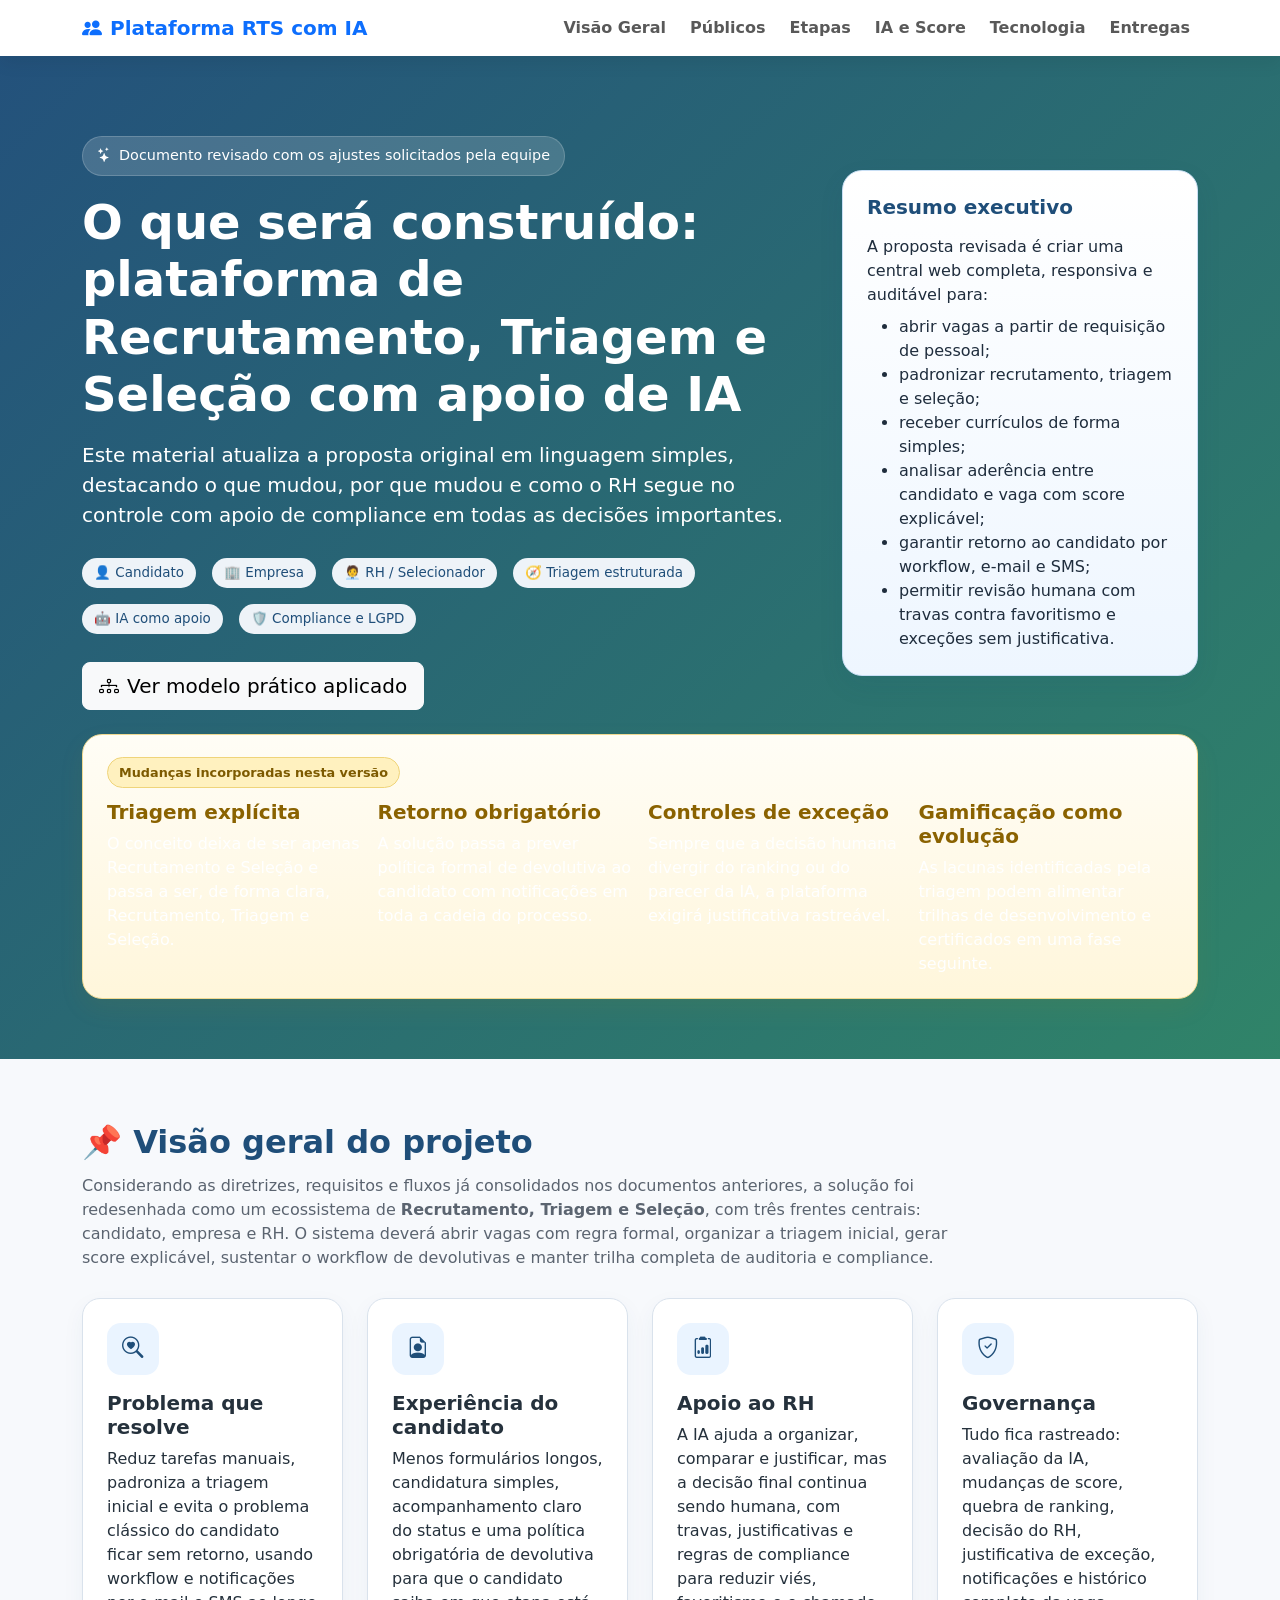
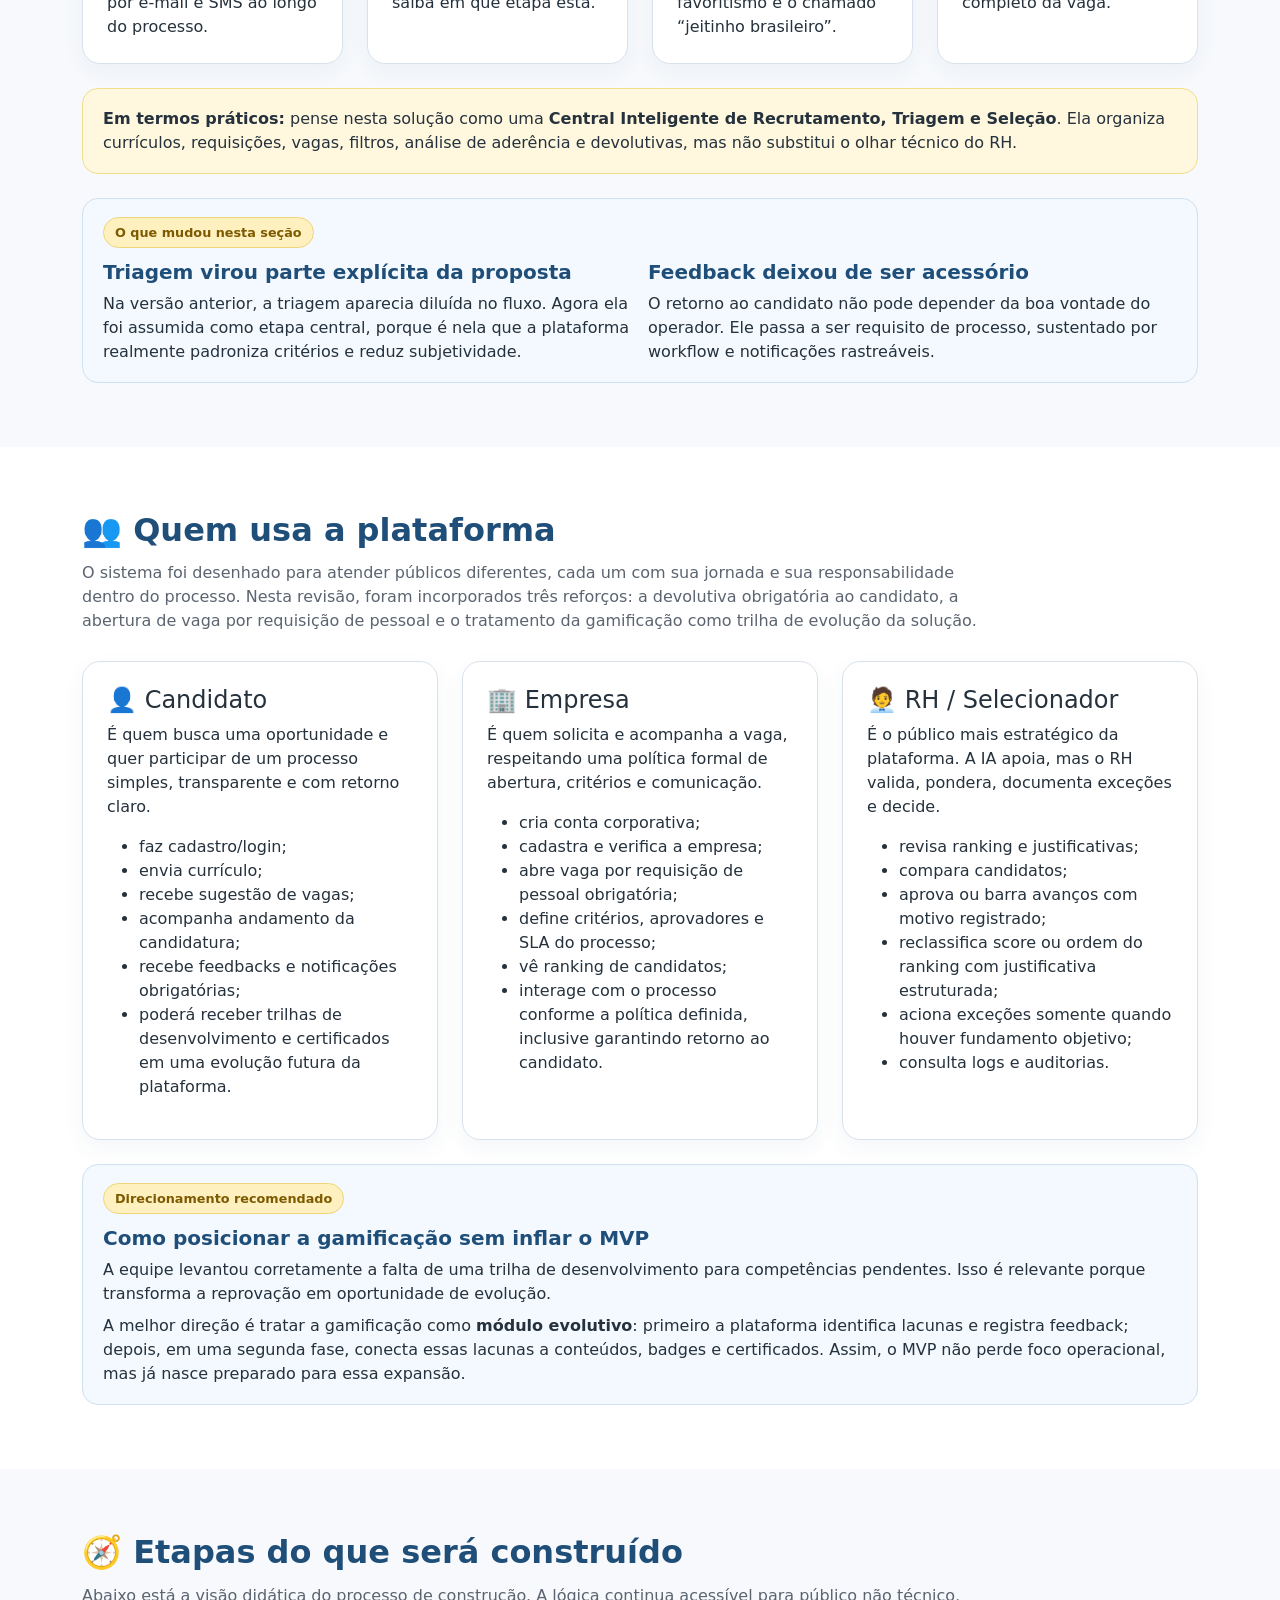
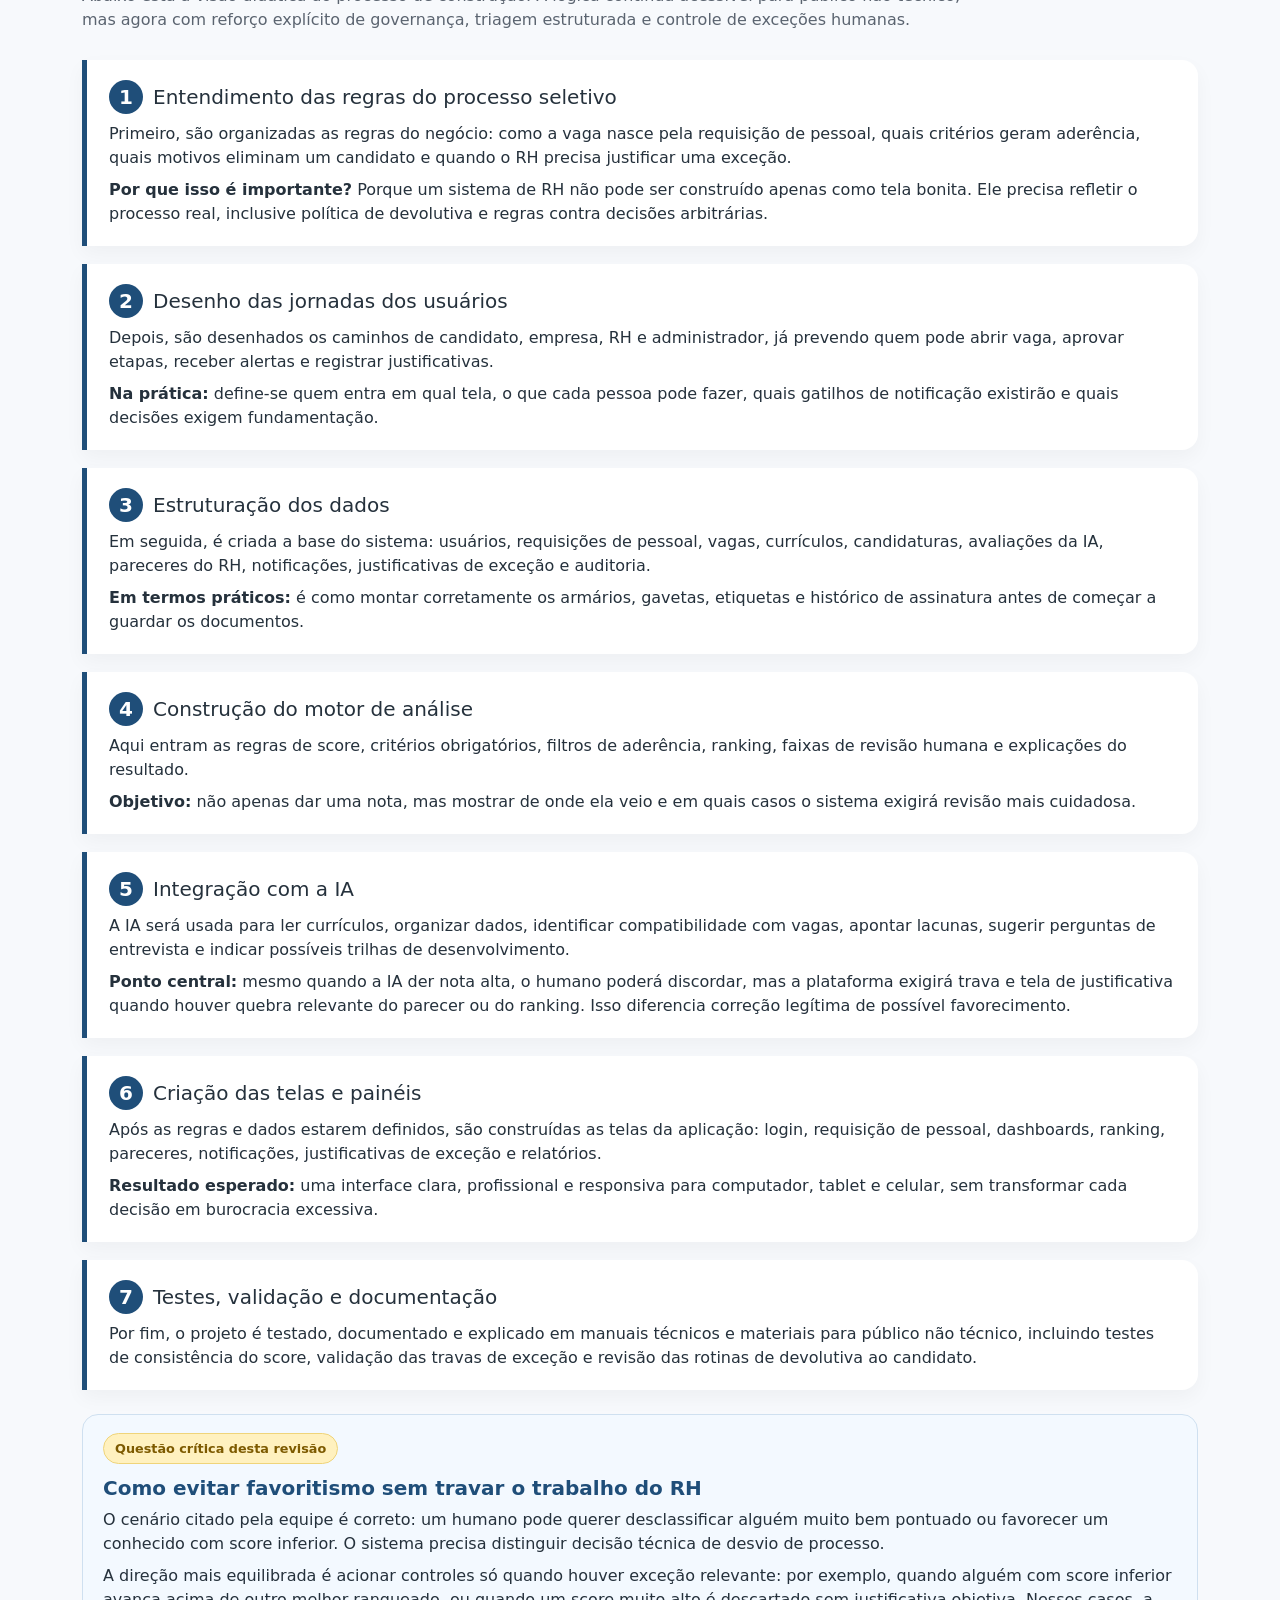
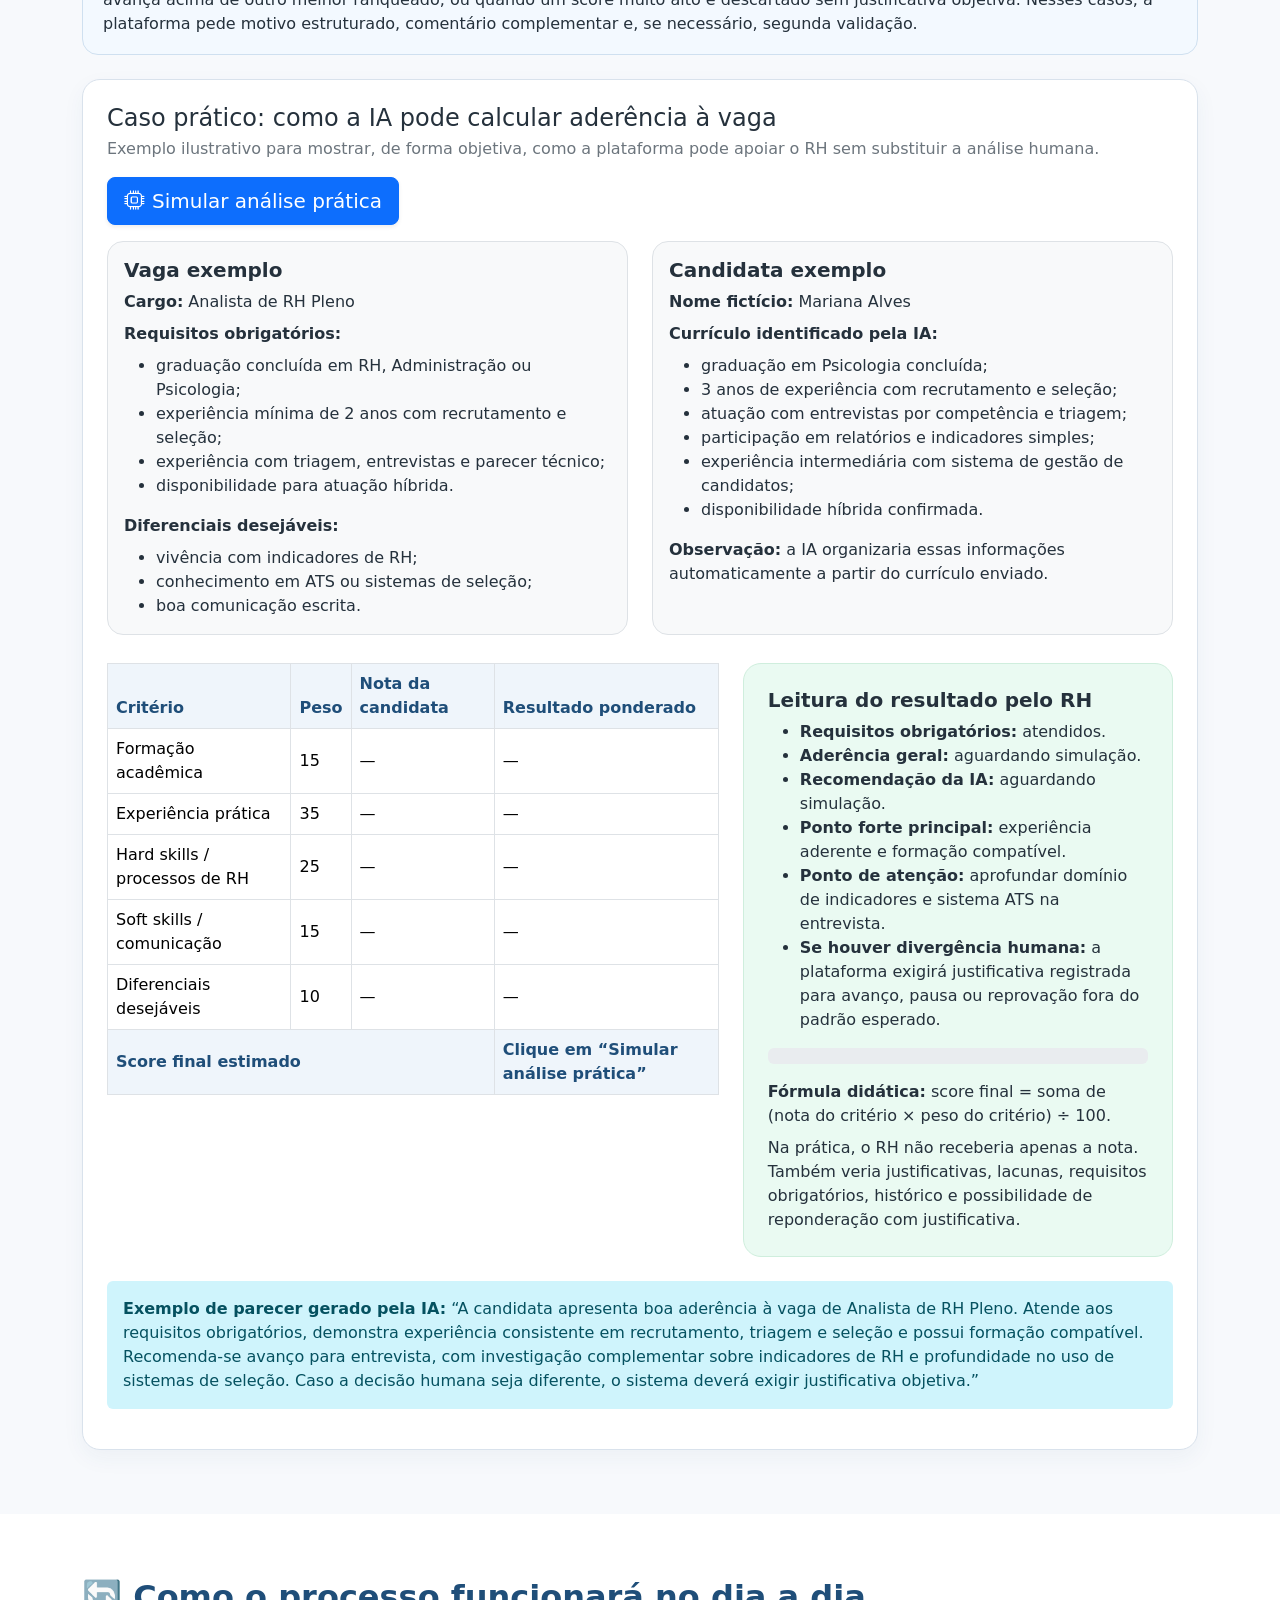
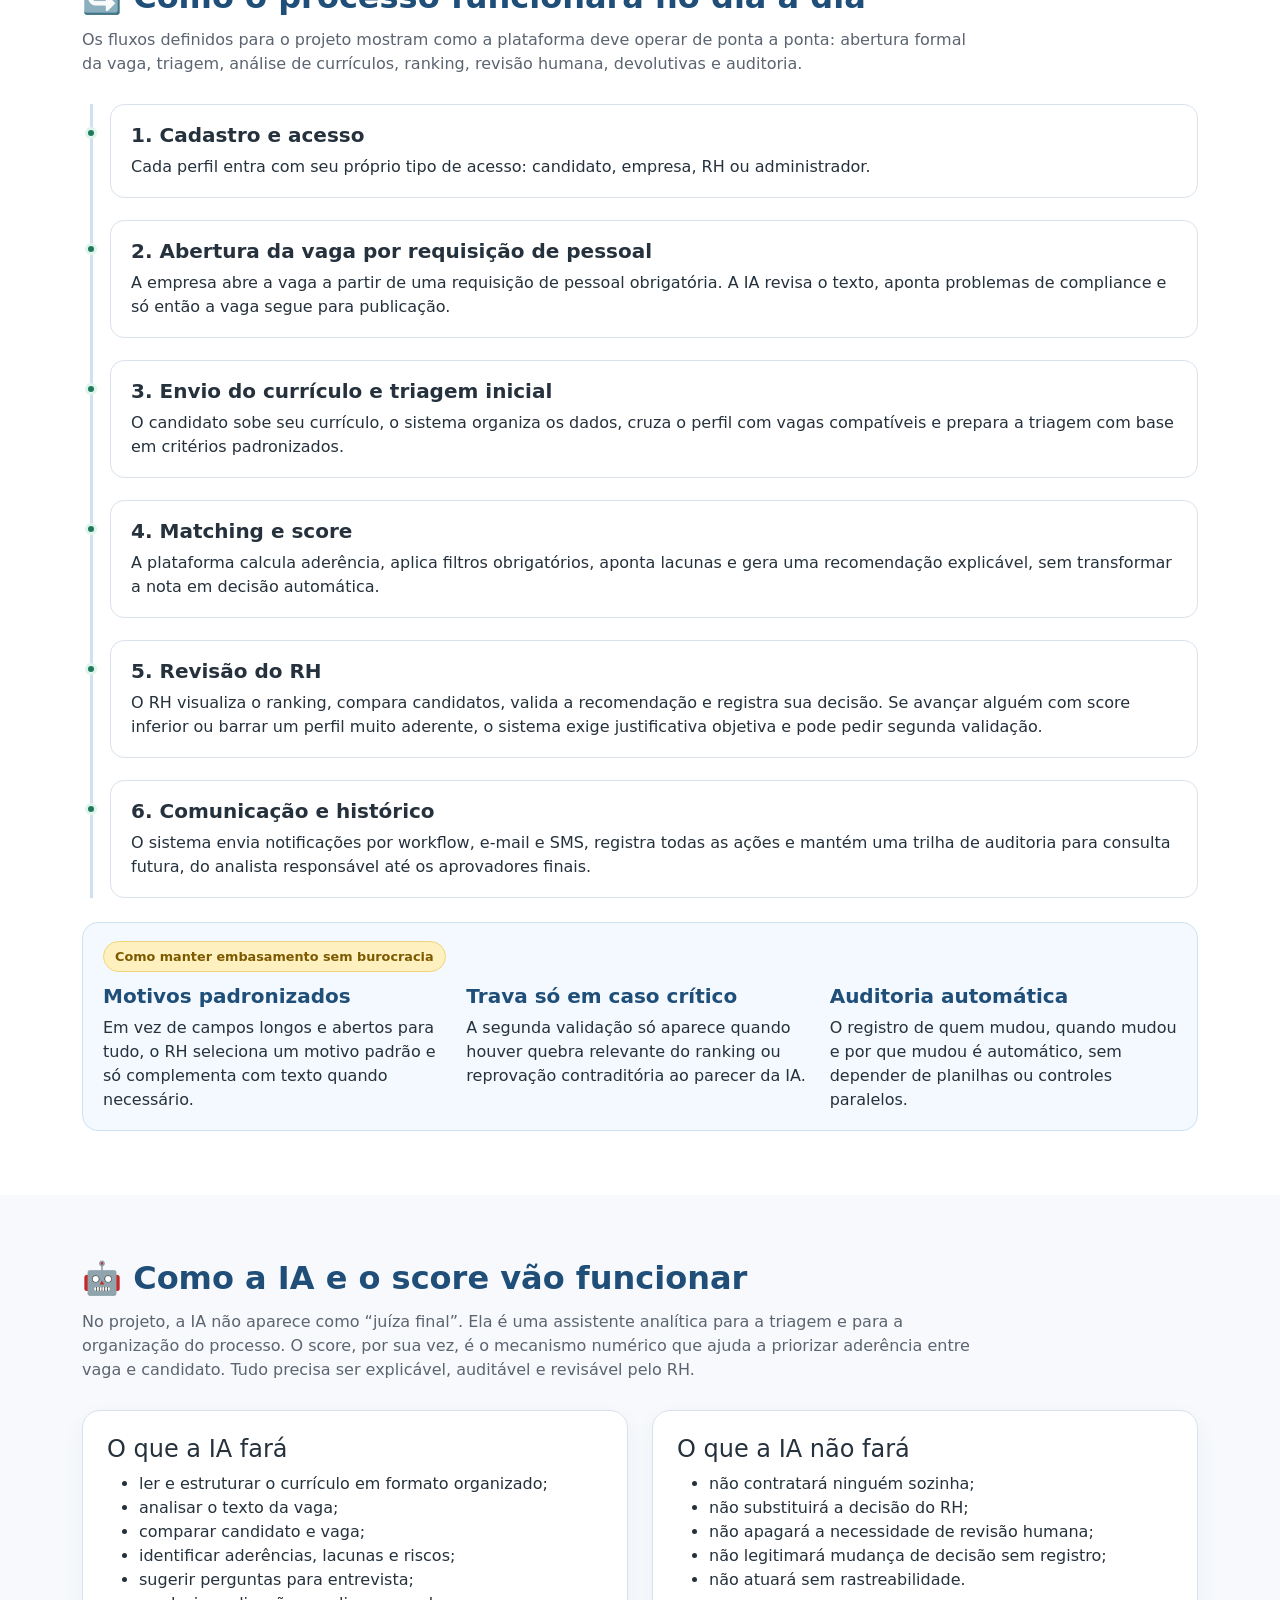
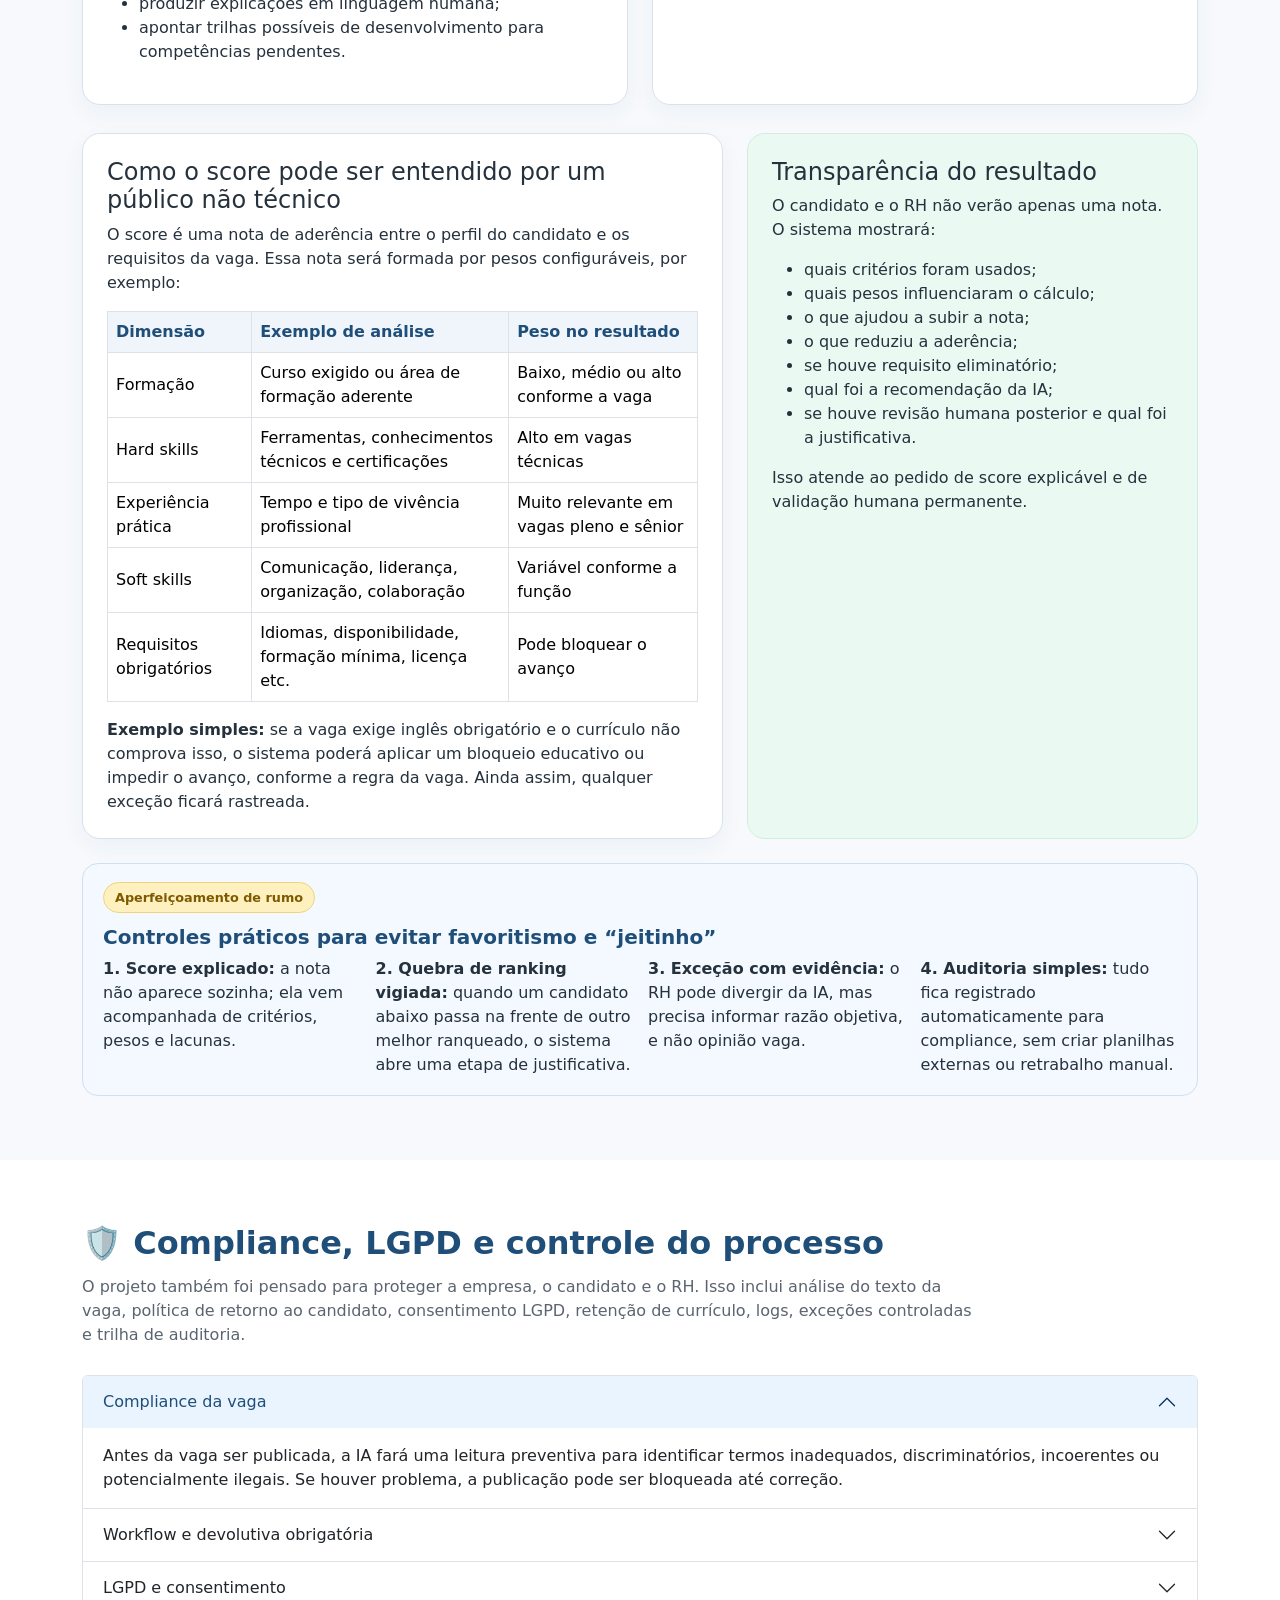
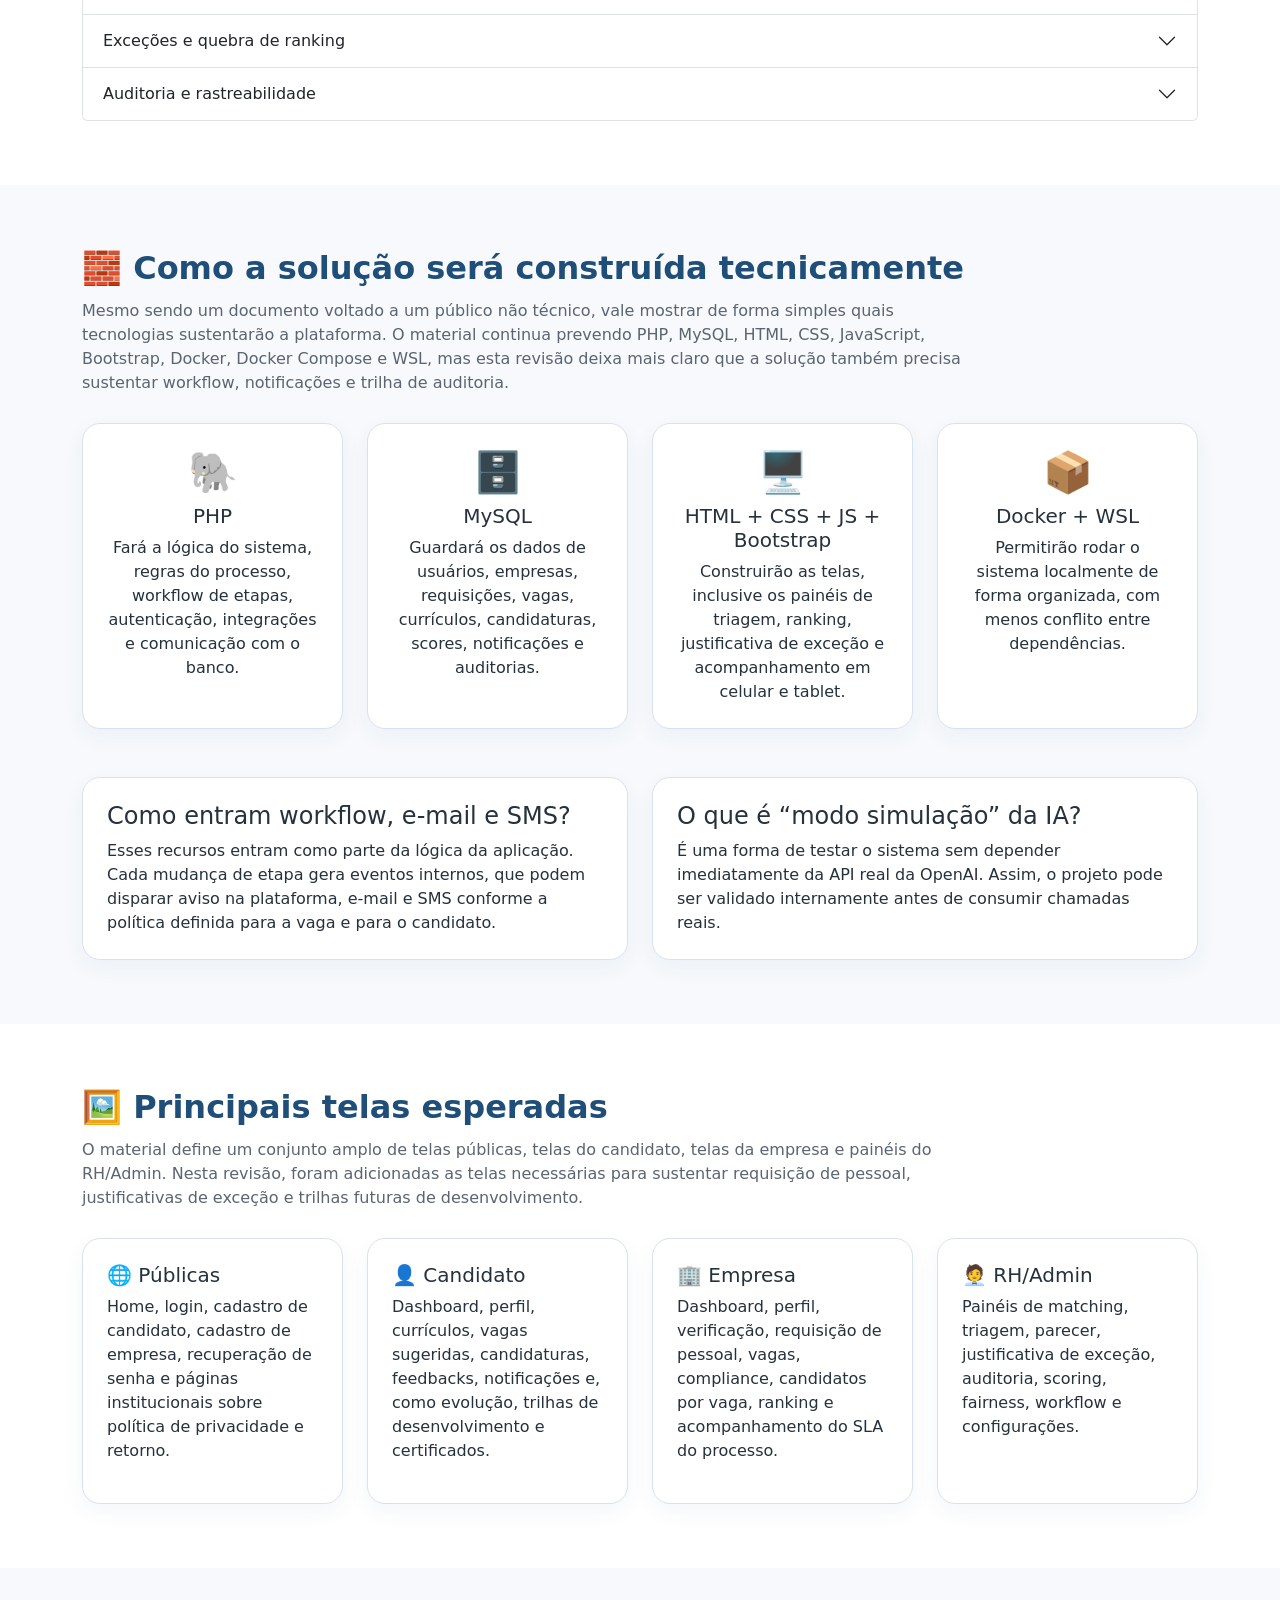
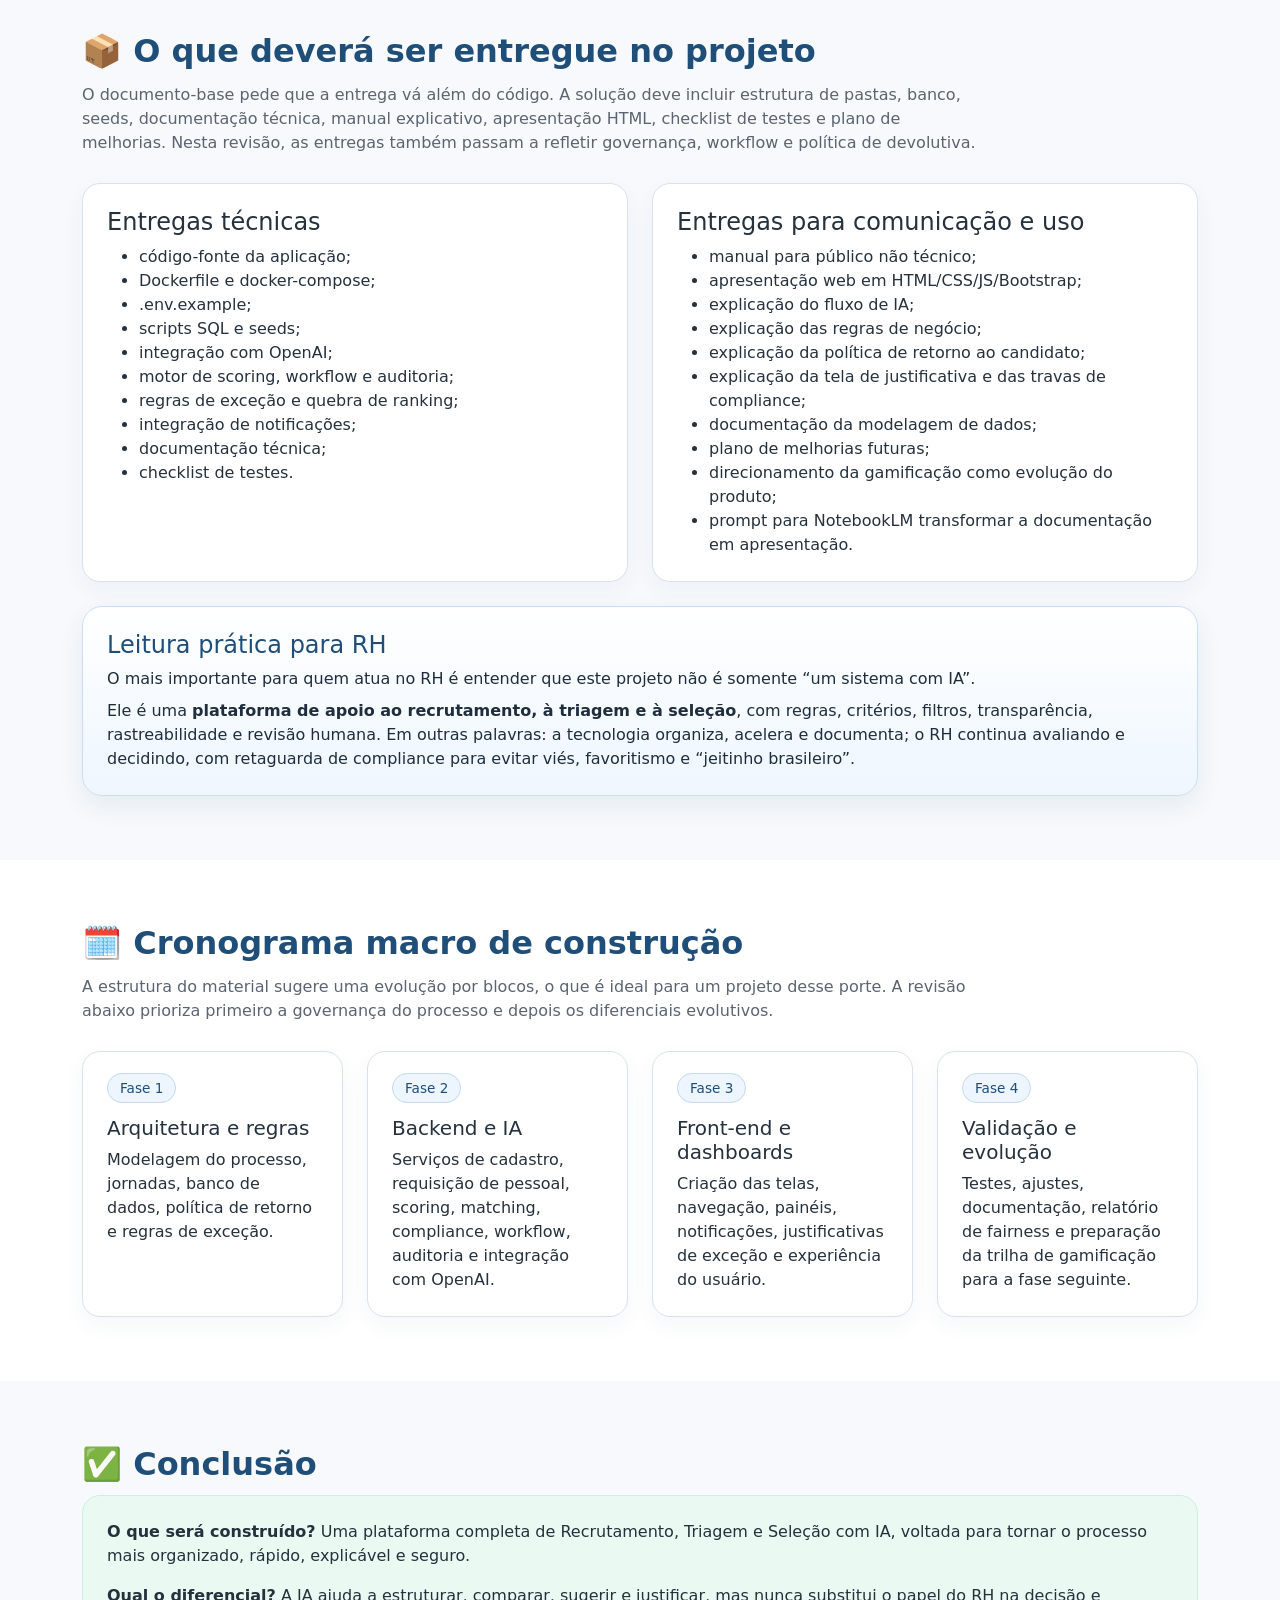
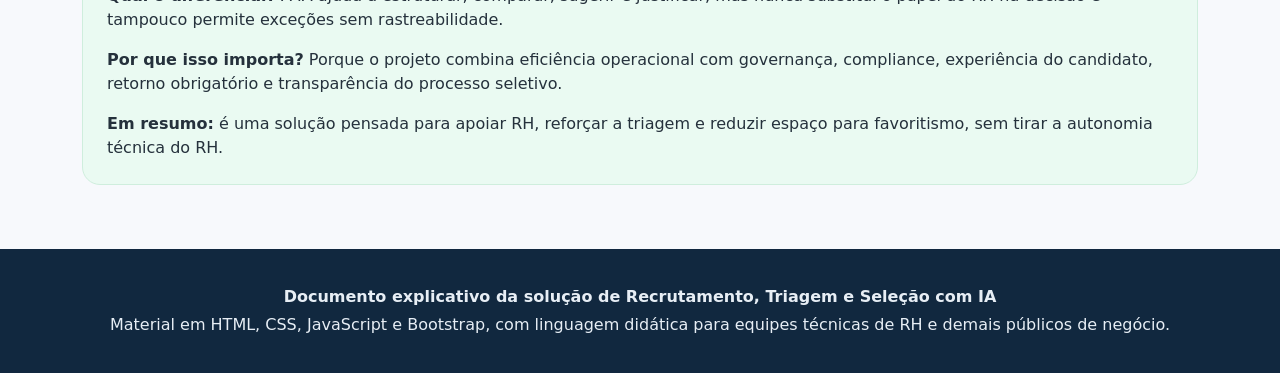
<file: ia-revisada.html>
<!DOCTYPE html>
<html lang="pt-BR">
<head>
  <meta charset="UTF-8">
  <meta name="viewport" content="width=device-width, initial-scale=1.0">
  <title>Visão Didática da Plataforma de Recrutamento, Triagem e Seleção com IA</title>
  <link href="https://cdn.jsdelivr.net/npm/bootstrap@5.3.3/dist/css/bootstrap.min.css" rel="stylesheet">
  <link href="https://cdn.jsdelivr.net/npm/bootstrap-icons@1.11.3/font/bootstrap-icons.min.css" rel="stylesheet">
  <style>
    :root {
      --azul: #1f4e79;
      --azul-claro: #eaf4ff;
      --verde: #1f7a5c;
      --verde-claro: #eafaf2;
      --dourado: #b58900;
      --cinza: #5b6470;
      --fundo: #f7f9fc;
      --card: #ffffff;
      --borda: #d9e2ec;
    }

    body {
      background: var(--fundo);
      color: #25313c;
      scroll-behavior: smooth;
    }

    .hero {
      background: linear-gradient(135deg, rgba(31,78,121,0.98), rgba(31,122,92,0.92));
      color: white;
      padding: 80px 0 60px;
    }

    .hero .badge-custom {
      background: rgba(255,255,255,0.16);
      border: 1px solid rgba(255,255,255,0.18);
      color: white;
      padding: 8px 14px;
      border-radius: 999px;
      display: inline-block;
      margin-bottom: 18px;
      font-size: 0.9rem;
    }

    .secao {
      padding: 64px 0;
    }

    .titulo-secao {
      color: var(--azul);
      font-weight: 800;
      margin-bottom: 12px;
    }

    .subtitulo-secao {
      color: var(--cinza);
      max-width: 900px;
      margin-bottom: 28px;
    }

    .card-box {
      background: var(--card);
      border: 1px solid var(--borda);
      border-radius: 18px;
      padding: 24px;
      height: 100%;
      box-shadow: 0 8px 22px rgba(31, 78, 121, 0.05);
    }

    .icone-box {
      width: 52px;
      height: 52px;
      border-radius: 14px;
      display: flex;
      align-items: center;
      justify-content: center;
      font-size: 1.35rem;
      margin-bottom: 16px;
      background: var(--azul-claro);
      color: var(--azul);
    }

    .passo {
      border-left: 5px solid var(--azul);
      background: white;
      border-radius: 0 16px 16px 0;
      padding: 20px 22px;
      box-shadow: 0 8px 20px rgba(0,0,0,0.04);
      margin-bottom: 18px;
    }

    .passo .numero {
      display: inline-flex;
      width: 34px;
      height: 34px;
      align-items: center;
      justify-content: center;
      border-radius: 50%;
      background: var(--azul);
      color: white;
      font-weight: 700;
      margin-right: 10px;
    }

    .linha-tempo {
      position: relative;
      padding-left: 28px;
    }

    .linha-tempo::before {
      content: '';
      position: absolute;
      left: 8px;
      top: 0;
      bottom: 0;
      width: 3px;
      background: #cfe0f0;
    }

    .evento {
      position: relative;
      margin-bottom: 22px;
      background: white;
      padding: 18px 20px;
      border-radius: 14px;
      border: 1px solid var(--borda);
    }

    .evento::before {
      content: '';
      position: absolute;
      left: -26px;
      top: 22px;
      width: 12px;
      height: 12px;
      border-radius: 50%;
      background: var(--verde);
      border: 3px solid #dff4ea;
    }

    .mini-tag {
      background: #eef3f8;
      color: var(--azul);
      border-radius: 999px;
      padding: 5px 12px;
      font-size: 0.84rem;
      display: inline-block;
      margin: 4px 8px 4px 0;
    }

    .box-destaque {
      background: linear-gradient(180deg, #ffffff, #eef6ff);
      border: 1px solid #c9dff5;
      border-radius: 20px;
      padding: 24px;
      color: #1f2d3d;
      box-shadow: 0 10px 26px rgba(31, 78, 121, 0.08);
    }

    .box-destaque h5,
    .box-destaque h4 {
      color: var(--azul) !important;
    }

    .box-destaque p,
    .box-destaque li {
      color: #1f2d3d;
    }

    .accordion-button:not(.collapsed) {
      background: var(--azul-claro);
      color: var(--azul);
      box-shadow: none;
    }

    .navbar {
      box-shadow: 0 8px 18px rgba(0,0,0,0.06);
    }

    .navbar-brand,
    .nav-link {
      font-weight: 600;
    }

    .footer {
      background: #11283f;
      color: #e7eef5;
      padding: 36px 0;
    }

    .quadro-resumo {
      background: var(--verde-claro);
      border: 1px solid #cfeedd;
      border-radius: 18px;
      padding: 24px;
    }

    .alerta-orientativo {
      background: #fff8df;
      border: 1px solid #f0de8a;
      border-radius: 16px;
      padding: 18px 20px;
    }

    .badge-fase {
      background: #edf5ff;
      color: var(--azul);
      border: 1px solid #c7dbef;
      border-radius: 999px;
      padding: 6px 12px;
      font-size: 0.85rem;
    }

    .tabela-simples th {
      background: #eff5fb;
      color: var(--azul);
    }

    .btn-topo {
      position: fixed;
      right: 18px;
      bottom: 18px;
      z-index: 999;
      border-radius: 999px;
      width: 48px;
      height: 48px;
      display: none;
      align-items: center;
      justify-content: center;
      box-shadow: 0 8px 20px rgba(0,0,0,0.15);
    }

    .painel-ajuste {
      background: linear-gradient(180deg, #fffdf6, #fff6db);
      border: 1px solid #f0d992;
      border-radius: 20px;
      padding: 22px 24px;
      box-shadow: 0 10px 26px rgba(181, 137, 0, 0.08);
    }

    .painel-ajuste h4,
    .painel-ajuste h5 {
      color: #8a6200;
    }

    .selo-ajuste {
      display: inline-block;
      background: #fff1bf;
      color: #7d5a00;
      border: 1px solid #efd47a;
      border-radius: 999px;
      padding: 5px 11px;
      font-size: 0.8rem;
      font-weight: 700;
      margin-bottom: 12px;
    }

    .nota-explicativa {
      background: #f3f9ff;
      border: 1px solid #cfe0f0;
      border-radius: 16px;
      padding: 18px 20px;
    }

    .nota-explicativa h5,
    .nota-explicativa h6 {
      color: var(--azul);
    }
  </style>
</head>
<body>
  <nav class="navbar navbar-expand-lg navbar-light bg-white sticky-top">
    <div class="container">
      <a class="navbar-brand text-primary" href="#topo"><i class="bi bi-people-fill me-2"></i>Plataforma RTS com IA</a>
      <button class="navbar-toggler" type="button" data-bs-toggle="collapse" data-bs-target="#menuPrincipal">
        <span class="navbar-toggler-icon"></span>
      </button>
      <div class="collapse navbar-collapse" id="menuPrincipal">
        <ul class="navbar-nav ms-auto gap-lg-2">
          <li class="nav-item"><a class="nav-link" href="#visao-geral">Visão Geral</a></li>
          <li class="nav-item"><a class="nav-link" href="#publicos">Públicos</a></li>
          <li class="nav-item"><a class="nav-link" href="#etapas">Etapas</a></li>
          <li class="nav-item"><a class="nav-link" href="#ia-score">IA e Score</a></li>
          <li class="nav-item"><a class="nav-link" href="#tecnologia">Tecnologia</a></li>
          <li class="nav-item"><a class="nav-link" href="#entregas">Entregas</a></li>
        </ul>
      </div>
    </div>
  </nav>

  <header class="hero" id="topo">
    <div class="container">
      <div class="row align-items-center g-4">
        <div class="col-lg-8">
          <span class="badge-custom"><i class="bi bi-stars me-2"></i>Documento revisado com os ajustes solicitados pela equipe</span>
          <h1 class="display-5 fw-bold mb-3">O que será construído: plataforma de Recrutamento, Triagem e Seleção com apoio de IA</h1>
          <p class="lead mb-4">Este material atualiza a proposta original em linguagem simples, destacando <strong>o que mudou</strong>, <strong>por que mudou</strong> e <strong>como o RH segue no controle com apoio de compliance</strong> em todas as decisões importantes.</p>
          <div class="d-flex flex-wrap gap-2">
            <span class="mini-tag">👤 Candidato</span>
            <span class="mini-tag">🏢 Empresa</span>
            <span class="mini-tag">🧑‍💼 RH / Selecionador</span>
            <span class="mini-tag">🧭 Triagem estruturada</span>
            <span class="mini-tag">🤖 IA como apoio</span>
            <span class="mini-tag">🛡️ Compliance e LGPD</span>
          </div>
          <div class="mt-4">
            <a class="btn btn-light btn-lg" href="modelo-pratico.html"><i class="bi bi-diagram-3 me-2"></i>Ver modelo prático aplicado</a>
          </div>
        </div>
        <div class="col-lg-4">
          <div class="box-destaque">
            <h5 class="fw-bold mb-3" style="color:#1f4e79;">Resumo executivo</h5>
            <p class="mb-2">A proposta revisada é criar uma central web completa, responsiva e auditável para:</p>
            <ul class="mb-0">
              <li>abrir vagas a partir de requisição de pessoal;</li>
              <li>padronizar recrutamento, triagem e seleção;</li>
              <li>receber currículos de forma simples;</li>
              <li>analisar aderência entre candidato e vaga com score explicável;</li>
              <li>garantir retorno ao candidato por workflow, e-mail e SMS;</li>
              <li>permitir revisão humana com travas contra favoritismo e exceções sem justificativa.</li>
            </ul>
          </div>
        </div>
      </div>

      <div class="painel-ajuste mt-4">
        <span class="selo-ajuste">Mudanças incorporadas nesta versão</span>
        <div class="row g-3">
          <div class="col-md-6 col-lg-3">
            <h5 class="fw-bold mb-2">Triagem explícita</h5>
            <p class="mb-0">O conceito deixa de ser apenas Recrutamento e Seleção e passa a ser, de forma clara, Recrutamento, Triagem e Seleção.</p>
          </div>
          <div class="col-md-6 col-lg-3">
            <h5 class="fw-bold mb-2">Retorno obrigatório</h5>
            <p class="mb-0">A solução passa a prever política formal de devolutiva ao candidato com notificações em toda a cadeia do processo.</p>
          </div>
          <div class="col-md-6 col-lg-3">
            <h5 class="fw-bold mb-2">Controles de exceção</h5>
            <p class="mb-0">Sempre que a decisão humana divergir do ranking ou do parecer da IA, a plataforma exigirá justificativa rastreável.</p>
          </div>
          <div class="col-md-6 col-lg-3">
            <h5 class="fw-bold mb-2">Gamificação como evolução</h5>
            <p class="mb-0">As lacunas identificadas pela triagem podem alimentar trilhas de desenvolvimento e certificados em uma fase seguinte.</p>
          </div>
        </div>
      </div>
    </div>
  </header>

  <main>
    <section class="secao" id="visao-geral">
      <div class="container">
        <h2 class="titulo-secao">📌 Visão geral do projeto</h2>
        <p class="subtitulo-secao">Considerando as diretrizes, requisitos e fluxos já consolidados nos documentos anteriores, a solução foi redesenhada como um ecossistema de <strong>Recrutamento, Triagem e Seleção</strong>, com três frentes centrais: candidato, empresa e RH. O sistema deverá abrir vagas com regra formal, organizar a triagem inicial, gerar score explicável, sustentar o workflow de devolutivas e manter trilha completa de auditoria e compliance.</p>

        <div class="row g-4">
          <div class="col-md-6 col-xl-3">
            <div class="card-box">
              <div class="icone-box"><i class="bi bi-search-heart"></i></div>
              <h5 class="fw-bold">Problema que resolve</h5>
              <p class="mb-0">Reduz tarefas manuais, padroniza a triagem inicial e evita o problema clássico do candidato ficar sem retorno, usando workflow e notificações por e-mail e SMS ao longo do processo.</p>
            </div>
          </div>
          <div class="col-md-6 col-xl-3">
            <div class="card-box">
              <div class="icone-box"><i class="bi bi-file-earmark-person"></i></div>
              <h5 class="fw-bold">Experiência do candidato</h5>
              <p class="mb-0">Menos formulários longos, candidatura simples, acompanhamento claro do status e uma política obrigatória de devolutiva para que o candidato saiba em que etapa está.</p>
            </div>
          </div>
          <div class="col-md-6 col-xl-3">
            <div class="card-box">
              <div class="icone-box"><i class="bi bi-clipboard2-data"></i></div>
              <h5 class="fw-bold">Apoio ao RH</h5>
              <p class="mb-0">A IA ajuda a organizar, comparar e justificar, mas a decisão final continua sendo humana, com travas, justificativas e regras de compliance para reduzir viés, favoritismo e o chamado “jeitinho brasileiro”.</p>
            </div>
          </div>
          <div class="col-md-6 col-xl-3">
            <div class="card-box">
              <div class="icone-box"><i class="bi bi-shield-check"></i></div>
              <h5 class="fw-bold">Governança</h5>
              <p class="mb-0">Tudo fica rastreado: avaliação da IA, mudanças de score, quebra de ranking, decisão do RH, justificativa de exceção, notificações e histórico completo da vaga.</p>
            </div>
          </div>
        </div>

        <div class="alerta-orientativo mt-4">
          <strong>Em termos práticos:</strong> pense nesta solução como uma <strong>Central Inteligente de Recrutamento, Triagem e Seleção</strong>. Ela organiza currículos, requisições, vagas, filtros, análise de aderência e devolutivas, mas não substitui o olhar técnico do RH.
        </div>

        <div class="nota-explicativa mt-4">
          <span class="selo-ajuste">O que mudou nesta seção</span>
          <div class="row g-3">
            <div class="col-md-6">
              <h5 class="fw-bold">Triagem virou parte explícita da proposta</h5>
              <p class="mb-0">Na versão anterior, a triagem aparecia diluída no fluxo. Agora ela foi assumida como etapa central, porque é nela que a plataforma realmente padroniza critérios e reduz subjetividade.</p>
            </div>
            <div class="col-md-6">
              <h5 class="fw-bold">Feedback deixou de ser acessório</h5>
              <p class="mb-0">O retorno ao candidato não pode depender da boa vontade do operador. Ele passa a ser requisito de processo, sustentado por workflow e notificações rastreáveis.</p>
            </div>
          </div>
        </div>
      </div>
    </section>

    <section class="secao bg-white" id="publicos">
      <div class="container">
        <h2 class="titulo-secao">👥 Quem usa a plataforma</h2>
        <p class="subtitulo-secao">O sistema foi desenhado para atender públicos diferentes, cada um com sua jornada e sua responsabilidade dentro do processo. Nesta revisão, foram incorporados três reforços: a devolutiva obrigatória ao candidato, a abertura de vaga por requisição de pessoal e o tratamento da gamificação como trilha de evolução da solução.</p>

        <div class="row g-4">
          <div class="col-lg-4">
            <div class="card-box h-100">
              <h4>👤 Candidato</h4>
              <p>É quem busca uma oportunidade e quer participar de um processo simples, transparente e com retorno claro.</p>
              <ul>
                <li>faz cadastro/login;</li>
                <li>envia currículo;</li>
                <li>recebe sugestão de vagas;</li>
                <li>acompanha andamento da candidatura;</li>
                <li>recebe feedbacks e notificações obrigatórias;</li>
                <li>poderá receber trilhas de desenvolvimento e certificados em uma evolução futura da plataforma.</li>
              </ul>
            </div>
          </div>
          <div class="col-lg-4">
            <div class="card-box h-100">
              <h4>🏢 Empresa</h4>
              <p>É quem solicita e acompanha a vaga, respeitando uma política formal de abertura, critérios e comunicação.</p>
              <ul>
                <li>cria conta corporativa;</li>
                <li>cadastra e verifica a empresa;</li>
                <li>abre vaga por requisição de pessoal obrigatória;</li>
                <li>define critérios, aprovadores e SLA do processo;</li>
                <li>vê ranking de candidatos;</li>
                <li>interage com o processo conforme a política definida, inclusive garantindo retorno ao candidato.</li>
              </ul>
            </div>
          </div>
          <div class="col-lg-4">
            <div class="card-box h-100">
              <h4>🧑‍💼 RH / Selecionador</h4>
              <p>É o público mais estratégico da plataforma. A IA apoia, mas o RH valida, pondera, documenta exceções e decide.</p>
              <ul>
                <li>revisa ranking e justificativas;</li>
                <li>compara candidatos;</li>
                <li>aprova ou barra avanços com motivo registrado;</li>
                <li>reclassifica score ou ordem do ranking com justificativa estruturada;</li>
                <li>aciona exceções somente quando houver fundamento objetivo;</li>
                <li>consulta logs e auditorias.</li>
              </ul>
            </div>
          </div>
        </div>

        <div class="nota-explicativa mt-4">
          <span class="selo-ajuste">Direcionamento recomendado</span>
          <h5 class="fw-bold">Como posicionar a gamificação sem inflar o MVP</h5>
          <p class="mb-2">A equipe levantou corretamente a falta de uma trilha de desenvolvimento para competências pendentes. Isso é relevante porque transforma a reprovação em oportunidade de evolução.</p>
          <p class="mb-0">A melhor direção é tratar a gamificação como <strong>módulo evolutivo</strong>: primeiro a plataforma identifica lacunas e registra feedback; depois, em uma segunda fase, conecta essas lacunas a conteúdos, badges e certificados. Assim, o MVP não perde foco operacional, mas já nasce preparado para essa expansão.</p>
        </div>
      </div>
    </section>

    <section class="secao" id="etapas">
      <div class="container">
        <h2 class="titulo-secao">🧭 Etapas do que será construído</h2>
        <p class="subtitulo-secao">Abaixo está a visão didática do processo de construção. A lógica continua acessível para público não técnico, mas agora com reforço explícito de governança, triagem estruturada e controle de exceções humanas.</p>

        <div class="passo">
          <h5><span class="numero">1</span>Entendimento das regras do processo seletivo</h5>
          <p class="mb-2">Primeiro, são organizadas as regras do negócio: como a vaga nasce pela requisição de pessoal, quais critérios geram aderência, quais motivos eliminam um candidato e quando o RH precisa justificar uma exceção.</p>
          <p class="mb-0"><strong>Por que isso é importante?</strong> Porque um sistema de RH não pode ser construído apenas como tela bonita. Ele precisa refletir o processo real, inclusive política de devolutiva e regras contra decisões arbitrárias.</p>
        </div>

        <div class="passo">
          <h5><span class="numero">2</span>Desenho das jornadas dos usuários</h5>
          <p class="mb-2">Depois, são desenhados os caminhos de candidato, empresa, RH e administrador, já prevendo quem pode abrir vaga, aprovar etapas, receber alertas e registrar justificativas.</p>
          <p class="mb-0"><strong>Na prática:</strong> define-se quem entra em qual tela, o que cada pessoa pode fazer, quais gatilhos de notificação existirão e quais decisões exigem fundamentação.</p>
        </div>

        <div class="passo">
          <h5><span class="numero">3</span>Estruturação dos dados</h5>
          <p class="mb-2">Em seguida, é criada a base do sistema: usuários, requisições de pessoal, vagas, currículos, candidaturas, avaliações da IA, pareceres do RH, notificações, justificativas de exceção e auditoria.</p>
          <p class="mb-0"><strong>Em termos práticos:</strong> é como montar corretamente os armários, gavetas, etiquetas e histórico de assinatura antes de começar a guardar os documentos.</p>
        </div>

        <div class="passo">
          <h5><span class="numero">4</span>Construção do motor de análise</h5>
          <p class="mb-2">Aqui entram as regras de score, critérios obrigatórios, filtros de aderência, ranking, faixas de revisão humana e explicações do resultado.</p>
          <p class="mb-0"><strong>Objetivo:</strong> não apenas dar uma nota, mas mostrar de onde ela veio e em quais casos o sistema exigirá revisão mais cuidadosa.</p>
        </div>

        <div class="passo">
          <h5><span class="numero">5</span>Integração com a IA</h5>
          <p class="mb-2">A IA será usada para ler currículos, organizar dados, identificar compatibilidade com vagas, apontar lacunas, sugerir perguntas de entrevista e indicar possíveis trilhas de desenvolvimento.</p>
          <p class="mb-0"><strong>Ponto central:</strong> mesmo quando a IA der nota alta, o humano poderá discordar, mas a plataforma exigirá trava e tela de justificativa quando houver quebra relevante do parecer ou do ranking. Isso diferencia correção legítima de possível favorecimento.</p>
        </div>

        <div class="passo">
          <h5><span class="numero">6</span>Criação das telas e painéis</h5>
          <p class="mb-2">Após as regras e dados estarem definidos, são construídas as telas da aplicação: login, requisição de pessoal, dashboards, ranking, pareceres, notificações, justificativas de exceção e relatórios.</p>
          <p class="mb-0"><strong>Resultado esperado:</strong> uma interface clara, profissional e responsiva para computador, tablet e celular, sem transformar cada decisão em burocracia excessiva.</p>
        </div>

        <div class="passo">
          <h5><span class="numero">7</span>Testes, validação e documentação</h5>
          <p class="mb-0">Por fim, o projeto é testado, documentado e explicado em manuais técnicos e materiais para público não técnico, incluindo testes de consistência do score, validação das travas de exceção e revisão das rotinas de devolutiva ao candidato.</p>
        </div>

        <div class="nota-explicativa mt-4">
          <span class="selo-ajuste">Questão crítica desta revisão</span>
          <h5 class="fw-bold">Como evitar favoritismo sem travar o trabalho do RH</h5>
          <p class="mb-2">O cenário citado pela equipe é correto: um humano pode querer desclassificar alguém muito bem pontuado ou favorecer um conhecido com score inferior. O sistema precisa distinguir decisão técnica de desvio de processo.</p>
          <p class="mb-0">A direção mais equilibrada é acionar controles só quando houver exceção relevante: por exemplo, quando alguém com score inferior avança acima de outro melhor ranqueado, ou quando um score muito alto é descartado sem justificativa objetiva. Nesses casos, a plataforma pede motivo estruturado, comentário complementar e, se necessário, segunda validação.</p>
        </div>

        <div class="mt-4 card-box">
          <div class="d-flex flex-wrap justify-content-between align-items-center gap-3 mb-3">
            <div>
              <h4 class="mb-1">Caso prático: como a IA pode calcular aderência à vaga</h4>
              <p class="mb-0 text-secondary">Exemplo ilustrativo para mostrar, de forma objetiva, como a plataforma pode apoiar o RH sem substituir a análise humana.</p>
            </div>
            <button class="btn btn-primary btn-lg shadow-sm" id="btnSimularScore" type="button"><i class="bi bi-cpu me-2"></i>Simular análise prática</button>
          </div>

          <div class="row g-4">
            <div class="col-lg-6">
              <div class="border rounded-4 p-3 h-100 bg-light">
                <h5 class="fw-bold">Vaga exemplo</h5>
                <p class="mb-2"><strong>Cargo:</strong> Analista de RH Pleno</p>
                <p class="mb-2"><strong>Requisitos obrigatórios:</strong></p>
                <ul>
                  <li>graduação concluída em RH, Administração ou Psicologia;</li>
                  <li>experiência mínima de 2 anos com recrutamento e seleção;</li>
                  <li>experiência com triagem, entrevistas e parecer técnico;</li>
                  <li>disponibilidade para atuação híbrida.</li>
                </ul>
                <p class="mb-2"><strong>Diferenciais desejáveis:</strong></p>
                <ul class="mb-0">
                  <li>vivência com indicadores de RH;</li>
                  <li>conhecimento em ATS ou sistemas de seleção;</li>
                  <li>boa comunicação escrita.</li>
                </ul>
              </div>
            </div>

            <div class="col-lg-6">
              <div class="border rounded-4 p-3 h-100 bg-light">
                <h5 class="fw-bold">Candidata exemplo</h5>
                <p class="mb-2"><strong>Nome fictício:</strong> Mariana Alves</p>
                <p class="mb-2"><strong>Currículo identificado pela IA:</strong></p>
                <ul>
                  <li>graduação em Psicologia concluída;</li>
                  <li>3 anos de experiência com recrutamento e seleção;</li>
                  <li>atuação com entrevistas por competência e triagem;</li>
                  <li>participação em relatórios e indicadores simples;</li>
                  <li>experiência intermediária com sistema de gestão de candidatos;</li>
                  <li>disponibilidade híbrida confirmada.</li>
                </ul>
                <p class="mb-0"><strong>Observação:</strong> a IA organizaria essas informações automaticamente a partir do currículo enviado.</p>
              </div>
            </div>
          </div>

          <div class="row g-4 mt-1">
            <div class="col-lg-7">
              <div class="table-responsive">
                <table class="table table-bordered align-middle tabela-simples">
                  <thead>
                    <tr>
                      <th>Critério</th>
                      <th>Peso</th>
                      <th>Nota da candidata</th>
                      <th>Resultado ponderado</th>
                    </tr>
                  </thead>
                  <tbody>
                    <tr>
                      <td>Formação acadêmica</td>
                      <td>15</td>
                      <td id="notaFormacao">—</td>
                      <td id="pondFormacao">—</td>
                    </tr>
                    <tr>
                      <td>Experiência prática</td>
                      <td>35</td>
                      <td id="notaExperiencia">—</td>
                      <td id="pondExperiencia">—</td>
                    </tr>
                    <tr>
                      <td>Hard skills / processos de RH</td>
                      <td>25</td>
                      <td id="notaHard">—</td>
                      <td id="pondHard">—</td>
                    </tr>
                    <tr>
                      <td>Soft skills / comunicação</td>
                      <td>15</td>
                      <td id="notaSoft">—</td>
                      <td id="pondSoft">—</td>
                    </tr>
                    <tr>
                      <td>Diferenciais desejáveis</td>
                      <td>10</td>
                      <td id="notaDiferenciais">—</td>
                      <td id="pondDiferenciais">—</td>
                    </tr>
                  </tbody>
                  <tfoot>
                    <tr>
                      <th colspan="3">Score final estimado</th>
                      <th id="scoreFinal">Clique em “Simular análise prática”</th>
                    </tr>
                  </tfoot>
                </table>
              </div>
            </div>

            <div class="col-lg-5">
              <div class="quadro-resumo h-100">
                <h5 class="fw-bold">Leitura do resultado pelo RH</h5>
                <ul>
                  <li><strong>Requisitos obrigatórios:</strong> atendidos.</li>
                  <li><strong>Aderência geral:</strong> <span id="aderenciaFinal">aguardando simulação</span>.</li>
                  <li><strong>Recomendação da IA:</strong> <span id="recomendacaoIA">aguardando simulação</span>.</li>
                  <li><strong>Ponto forte principal:</strong> experiência aderente e formação compatível.</li>
                  <li><strong>Ponto de atenção:</strong> aprofundar domínio de indicadores e sistema ATS na entrevista.</li>
                  <li><strong>Se houver divergência humana:</strong> a plataforma exigirá justificativa registrada para avanço, pausa ou reprovação fora do padrão esperado.</li>
                </ul>
                <div class="progress mb-3" role="progressbar" aria-label="Aderência da vaga" aria-valuemin="0" aria-valuemax="100">
                  <div class="progress-bar" id="barraAderencia" style="width: 0%">0%</div>
                </div>
                <p class="mb-2"><strong>Fórmula didática:</strong> score final = soma de (nota do critério × peso do critério) ÷ 100.</p>
                <p class="mb-0">Na prática, o RH não receberia apenas a nota. Também veria justificativas, lacunas, requisitos obrigatórios, histórico e possibilidade de reponderação com justificativa.</p>
              </div>
            </div>
          </div>

          <div class="mt-4 alert alert-info border-0">
            <strong>Exemplo de parecer gerado pela IA:</strong> “A candidata apresenta boa aderência à vaga de Analista de RH Pleno. Atende aos requisitos obrigatórios, demonstra experiência consistente em recrutamento, triagem e seleção e possui formação compatível. Recomenda-se avanço para entrevista, com investigação complementar sobre indicadores de RH e profundidade no uso de sistemas de seleção. Caso a decisão humana seja diferente, o sistema deverá exigir justificativa objetiva.”
          </div>
        </div>
      </div>
    </section>

    <section class="secao bg-white">
      <div class="container">
        <h2 class="titulo-secao">🔄 Como o processo funcionará no dia a dia</h2>
        <p class="subtitulo-secao">Os fluxos definidos para o projeto mostram como a plataforma deve operar de ponta a ponta: abertura formal da vaga, triagem, análise de currículos, ranking, revisão humana, devolutivas e auditoria.</p>

        <div class="linha-tempo">
          <div class="evento">
            <h5 class="fw-bold">1. Cadastro e acesso</h5>
            <p class="mb-0">Cada perfil entra com seu próprio tipo de acesso: candidato, empresa, RH ou administrador.</p>
          </div>
          <div class="evento">
            <h5 class="fw-bold">2. Abertura da vaga por requisição de pessoal</h5>
            <p class="mb-0">A empresa abre a vaga a partir de uma requisição de pessoal obrigatória. A IA revisa o texto, aponta problemas de compliance e só então a vaga segue para publicação.</p>
          </div>
          <div class="evento">
            <h5 class="fw-bold">3. Envio do currículo e triagem inicial</h5>
            <p class="mb-0">O candidato sobe seu currículo, o sistema organiza os dados, cruza o perfil com vagas compatíveis e prepara a triagem com base em critérios padronizados.</p>
          </div>
          <div class="evento">
            <h5 class="fw-bold">4. Matching e score</h5>
            <p class="mb-0">A plataforma calcula aderência, aplica filtros obrigatórios, aponta lacunas e gera uma recomendação explicável, sem transformar a nota em decisão automática.</p>
          </div>
          <div class="evento">
            <h5 class="fw-bold">5. Revisão do RH</h5>
            <p class="mb-0">O RH visualiza o ranking, compara candidatos, valida a recomendação e registra sua decisão. Se avançar alguém com score inferior ou barrar um perfil muito aderente, o sistema exige justificativa objetiva e pode pedir segunda validação.</p>
          </div>
          <div class="evento">
            <h5 class="fw-bold">6. Comunicação e histórico</h5>
            <p class="mb-0">O sistema envia notificações por workflow, e-mail e SMS, registra todas as ações e mantém uma trilha de auditoria para consulta futura, do analista responsável até os aprovadores finais.</p>
          </div>
        </div>

        <div class="nota-explicativa mt-4">
          <span class="selo-ajuste">Como manter embasamento sem burocracia</span>
          <div class="row g-3">
            <div class="col-md-4">
              <h5 class="fw-bold">Motivos padronizados</h5>
              <p class="mb-0">Em vez de campos longos e abertos para tudo, o RH seleciona um motivo padrão e só complementa com texto quando necessário.</p>
            </div>
            <div class="col-md-4">
              <h5 class="fw-bold">Trava só em caso crítico</h5>
              <p class="mb-0">A segunda validação só aparece quando houver quebra relevante do ranking ou reprovação contraditória ao parecer da IA.</p>
            </div>
            <div class="col-md-4">
              <h5 class="fw-bold">Auditoria automática</h5>
              <p class="mb-0">O registro de quem mudou, quando mudou e por que mudou é automático, sem depender de planilhas ou controles paralelos.</p>
            </div>
          </div>
        </div>
      </div>
    </section>

    <section class="secao" id="ia-score">
      <div class="container">
        <h2 class="titulo-secao">🤖 Como a IA e o score vão funcionar</h2>
        <p class="subtitulo-secao">No projeto, a IA não aparece como “juíza final”. Ela é uma assistente analítica para a triagem e para a organização do processo. O score, por sua vez, é o mecanismo numérico que ajuda a priorizar aderência entre vaga e candidato. Tudo precisa ser explicável, auditável e revisável pelo RH.</p>

        <div class="row g-4">
          <div class="col-lg-6">
            <div class="card-box h-100">
              <h4>O que a IA fará</h4>
              <ul>
                <li>ler e estruturar o currículo em formato organizado;</li>
                <li>analisar o texto da vaga;</li>
                <li>comparar candidato e vaga;</li>
                <li>identificar aderências, lacunas e riscos;</li>
                <li>sugerir perguntas para entrevista;</li>
                <li>produzir explicações em linguagem humana;</li>
                <li>apontar trilhas possíveis de desenvolvimento para competências pendentes.</li>
              </ul>
            </div>
          </div>
          <div class="col-lg-6">
            <div class="card-box h-100">
              <h4>O que a IA não fará</h4>
              <ul>
                <li>não contratará ninguém sozinha;</li>
                <li>não substituirá a decisão do RH;</li>
                <li>não apagará a necessidade de revisão humana;</li>
                <li>não legitimará mudança de decisão sem registro;</li>
                <li>não atuará sem rastreabilidade.</li>
              </ul>
            </div>
          </div>
        </div>

        <div class="row g-4 mt-1">
          <div class="col-lg-7">
            <div class="card-box h-100">
              <h4>Como o score pode ser entendido por um público não técnico</h4>
              <p>O score é uma nota de aderência entre o perfil do candidato e os requisitos da vaga. Essa nota será formada por pesos configuráveis, por exemplo:</p>
              <div class="table-responsive">
                <table class="table table-bordered tabela-simples align-middle">
                  <thead>
                    <tr>
                      <th>Dimensão</th>
                      <th>Exemplo de análise</th>
                      <th>Peso no resultado</th>
                    </tr>
                  </thead>
                  <tbody>
                    <tr>
                      <td>Formação</td>
                      <td>Curso exigido ou área de formação aderente</td>
                      <td>Baixo, médio ou alto conforme a vaga</td>
                    </tr>
                    <tr>
                      <td>Hard skills</td>
                      <td>Ferramentas, conhecimentos técnicos e certificações</td>
                      <td>Alto em vagas técnicas</td>
                    </tr>
                    <tr>
                      <td>Experiência prática</td>
                      <td>Tempo e tipo de vivência profissional</td>
                      <td>Muito relevante em vagas pleno e sênior</td>
                    </tr>
                    <tr>
                      <td>Soft skills</td>
                      <td>Comunicação, liderança, organização, colaboração</td>
                      <td>Variável conforme a função</td>
                    </tr>
                    <tr>
                      <td>Requisitos obrigatórios</td>
                      <td>Idiomas, disponibilidade, formação mínima, licença etc.</td>
                      <td>Pode bloquear o avanço</td>
                    </tr>
                  </tbody>
                </table>
              </div>
              <p class="mb-0"><strong>Exemplo simples:</strong> se a vaga exige inglês obrigatório e o currículo não comprova isso, o sistema poderá aplicar um bloqueio educativo ou impedir o avanço, conforme a regra da vaga. Ainda assim, qualquer exceção ficará rastreada.</p>
            </div>
          </div>
          <div class="col-lg-5">
            <div class="quadro-resumo h-100">
              <h4>Transparência do resultado</h4>
              <p>O candidato e o RH não verão apenas uma nota. O sistema mostrará:</p>
              <ul>
                <li>quais critérios foram usados;</li>
                <li>quais pesos influenciaram o cálculo;</li>
                <li>o que ajudou a subir a nota;</li>
                <li>o que reduziu a aderência;</li>
                <li>se houve requisito eliminatório;</li>
                <li>qual foi a recomendação da IA;</li>
                <li>se houve revisão humana posterior e qual foi a justificativa.</li>
              </ul>
              <p class="mb-0">Isso atende ao pedido de score explicável e de validação humana permanente.</p>
            </div>
          </div>
        </div>

        <div class="nota-explicativa mt-4">
          <span class="selo-ajuste">Aperfeiçoamento de rumo</span>
          <h5 class="fw-bold">Controles práticos para evitar favoritismo e “jeitinho”</h5>
          <div class="row g-3">
            <div class="col-md-6 col-lg-3">
              <p class="mb-0"><strong>1. Score explicado:</strong> a nota não aparece sozinha; ela vem acompanhada de critérios, pesos e lacunas.</p>
            </div>
            <div class="col-md-6 col-lg-3">
              <p class="mb-0"><strong>2. Quebra de ranking vigiada:</strong> quando um candidato abaixo passa na frente de outro melhor ranqueado, o sistema abre uma etapa de justificativa.</p>
            </div>
            <div class="col-md-6 col-lg-3">
              <p class="mb-0"><strong>3. Exceção com evidência:</strong> o RH pode divergir da IA, mas precisa informar razão objetiva, e não opinião vaga.</p>
            </div>
            <div class="col-md-6 col-lg-3">
              <p class="mb-0"><strong>4. Auditoria simples:</strong> tudo fica registrado automaticamente para compliance, sem criar planilhas externas ou retrabalho manual.</p>
            </div>
          </div>
        </div>
      </div>
    </section>

    <section class="secao bg-white">
      <div class="container">
        <h2 class="titulo-secao">🛡️ Compliance, LGPD e controle do processo</h2>
        <p class="subtitulo-secao">O projeto também foi pensado para proteger a empresa, o candidato e o RH. Isso inclui análise do texto da vaga, política de retorno ao candidato, consentimento LGPD, retenção de currículo, logs, exceções controladas e trilha de auditoria.</p>

        <div class="accordion" id="accordionGovernanca">
          <div class="accordion-item">
            <h2 class="accordion-header">
              <button class="accordion-button" type="button" data-bs-toggle="collapse" data-bs-target="#item1">
                Compliance da vaga
              </button>
            </h2>
            <div id="item1" class="accordion-collapse collapse show" data-bs-parent="#accordionGovernanca">
              <div class="accordion-body">
                Antes da vaga ser publicada, a IA fará uma leitura preventiva para identificar termos inadequados, discriminatórios, incoerentes ou potencialmente ilegais. Se houver problema, a publicação pode ser bloqueada até correção.
              </div>
            </div>
          </div>
          <div class="accordion-item">
            <h2 class="accordion-header">
              <button class="accordion-button collapsed" type="button" data-bs-toggle="collapse" data-bs-target="#item2">
                Workflow e devolutiva obrigatória
              </button>
            </h2>
            <div id="item2" class="accordion-collapse collapse" data-bs-parent="#accordionGovernanca">
              <div class="accordion-body">
                O retorno ao candidato passa a ser regra de processo, e não cortesia. A plataforma deverá acionar workflow, e-mail e SMS para registrar convites, mudanças de etapa, reprovações e encerramento da vaga.
              </div>
            </div>
          </div>
          <div class="accordion-item">
            <h2 class="accordion-header">
              <button class="accordion-button collapsed" type="button" data-bs-toggle="collapse" data-bs-target="#item3">
                LGPD e consentimento
              </button>
            </h2>
            <div id="item3" class="accordion-collapse collapse" data-bs-parent="#accordionGovernanca">
              <div class="accordion-body">
                O sistema registrará consentimento do candidato, regras de retenção dos dados e histórico mínimo de uso. Isso reduz riscos e melhora a governança do tratamento de dados pessoais.
              </div>
            </div>
          </div>
          <div class="accordion-item">
            <h2 class="accordion-header">
              <button class="accordion-button collapsed" type="button" data-bs-toggle="collapse" data-bs-target="#item4">
                Exceções e quebra de ranking
              </button>
            </h2>
            <div id="item4" class="accordion-collapse collapse" data-bs-parent="#accordionGovernanca">
              <div class="accordion-body">
                Quando o RH quiser promover um candidato com score inferior, rebaixar alguém muito aderente ou divergir materialmente da recomendação da IA, a plataforma deverá exigir justificativa estruturada e, em casos críticos, segunda aprovação.
              </div>
            </div>
          </div>
          <div class="accordion-item">
            <h2 class="accordion-header">
              <button class="accordion-button collapsed" type="button" data-bs-toggle="collapse" data-bs-target="#item5">
                Auditoria e rastreabilidade
              </button>
            </h2>
            <div id="item5" class="accordion-collapse collapse" data-bs-parent="#accordionGovernanca">
              <div class="accordion-body">
                Cada ação importante poderá ser registrada: quem mudou, quando mudou, o que mudou e por quê. Isso é essencial quando o RH repondera score, altera o andamento de um candidato ou registra uma exceção de processo.
              </div>
            </div>
          </div>
        </div>
      </div>
    </section>

    <section class="secao" id="tecnologia">
      <div class="container">
        <h2 class="titulo-secao">🧱 Como a solução será construída tecnicamente</h2>
        <p class="subtitulo-secao">Mesmo sendo um documento voltado a um público não técnico, vale mostrar de forma simples quais tecnologias sustentarão a plataforma. O material continua prevendo PHP, MySQL, HTML, CSS, JavaScript, Bootstrap, Docker, Docker Compose e WSL, mas esta revisão deixa mais claro que a solução também precisa sustentar workflow, notificações e trilha de auditoria.</p>

        <div class="row g-4">
          <div class="col-md-6 col-lg-3">
            <div class="card-box h-100 text-center">
              <h1>🐘</h1>
              <h5>PHP</h5>
              <p class="mb-0">Fará a lógica do sistema, regras do processo, workflow de etapas, autenticação, integrações e comunicação com o banco.</p>
            </div>
          </div>
          <div class="col-md-6 col-lg-3">
            <div class="card-box h-100 text-center">
              <h1>🗄️</h1>
              <h5>MySQL</h5>
              <p class="mb-0">Guardará os dados de usuários, empresas, requisições, vagas, currículos, candidaturas, scores, notificações e auditorias.</p>
            </div>
          </div>
          <div class="col-md-6 col-lg-3">
            <div class="card-box h-100 text-center">
              <h1>🖥️</h1>
              <h5>HTML + CSS + JS + Bootstrap</h5>
              <p class="mb-0">Construirão as telas, inclusive os painéis de triagem, ranking, justificativa de exceção e acompanhamento em celular e tablet.</p>
            </div>
          </div>
          <div class="col-md-6 col-lg-3">
            <div class="card-box h-100 text-center">
              <h1>📦</h1>
              <h5>Docker + WSL</h5>
              <p class="mb-0">Permitirão rodar o sistema localmente de forma organizada, com menos conflito entre dependências.</p>
            </div>
          </div>
        </div>

        <div class="row mt-4 g-4">
          <div class="col-lg-6">
            <div class="card-box h-100">
              <h4>Como entram workflow, e-mail e SMS?</h4>
              <p class="mb-0">Esses recursos entram como parte da lógica da aplicação. Cada mudança de etapa gera eventos internos, que podem disparar aviso na plataforma, e-mail e SMS conforme a política definida para a vaga e para o candidato.</p>
            </div>
          </div>
          <div class="col-lg-6">
            <div class="card-box h-100">
              <h4>O que é “modo simulação” da IA?</h4>
              <p class="mb-0">É uma forma de testar o sistema sem depender imediatamente da API real da OpenAI. Assim, o projeto pode ser validado internamente antes de consumir chamadas reais.</p>
            </div>
          </div>
        </div>
      </div>
    </section>

    <section class="secao bg-white">
      <div class="container">
        <h2 class="titulo-secao">🖼️ Principais telas esperadas</h2>
        <p class="subtitulo-secao">O material define um conjunto amplo de telas públicas, telas do candidato, telas da empresa e painéis do RH/Admin. Nesta revisão, foram adicionadas as telas necessárias para sustentar requisição de pessoal, justificativas de exceção e trilhas futuras de desenvolvimento.</p>
        <div class="row g-4">
          <div class="col-md-6 col-lg-3"><div class="card-box"><h5>🌐 Públicas</h5><p>Home, login, cadastro de candidato, cadastro de empresa, recuperação de senha e páginas institucionais sobre política de privacidade e retorno.</p></div></div>
          <div class="col-md-6 col-lg-3"><div class="card-box"><h5>👤 Candidato</h5><p>Dashboard, perfil, currículos, vagas sugeridas, candidaturas, feedbacks, notificações e, como evolução, trilhas de desenvolvimento e certificados.</p></div></div>
          <div class="col-md-6 col-lg-3"><div class="card-box"><h5>🏢 Empresa</h5><p>Dashboard, perfil, verificação, requisição de pessoal, vagas, compliance, candidatos por vaga, ranking e acompanhamento do SLA do processo.</p></div></div>
          <div class="col-md-6 col-lg-3"><div class="card-box"><h5>🧑‍💼 RH/Admin</h5><p>Painéis de matching, triagem, parecer, justificativa de exceção, auditoria, scoring, fairness, workflow e configurações.</p></div></div>
        </div>
      </div>
    </section>

    <section class="secao" id="entregas">
      <div class="container">
        <h2 class="titulo-secao">📦 O que deverá ser entregue no projeto</h2>
        <p class="subtitulo-secao">O documento-base pede que a entrega vá além do código. A solução deve incluir estrutura de pastas, banco, seeds, documentação técnica, manual explicativo, apresentação HTML, checklist de testes e plano de melhorias. Nesta revisão, as entregas também passam a refletir governança, workflow e política de devolutiva.</p>

        <div class="row g-4">
          <div class="col-lg-6">
            <div class="card-box h-100">
              <h4>Entregas técnicas</h4>
              <ul class="mb-0">
                <li>código-fonte da aplicação;</li>
                <li>Dockerfile e docker-compose;</li>
                <li>.env.example;</li>
                <li>scripts SQL e seeds;</li>
                <li>integração com OpenAI;</li>
                <li>motor de scoring, workflow e auditoria;</li>
                <li>regras de exceção e quebra de ranking;</li>
                <li>integração de notificações;</li>
                <li>documentação técnica;</li>
                <li>checklist de testes.</li>
              </ul>
            </div>
          </div>
          <div class="col-lg-6">
            <div class="card-box h-100">
              <h4>Entregas para comunicação e uso</h4>
              <ul class="mb-0">
                <li>manual para público não técnico;</li>
                <li>apresentação web em HTML/CSS/JS/Bootstrap;</li>
                <li>explicação do fluxo de IA;</li>
                <li>explicação das regras de negócio;</li>
                <li>explicação da política de retorno ao candidato;</li>
                <li>explicação da tela de justificativa e das travas de compliance;</li>
                <li>documentação da modelagem de dados;</li>
                <li>plano de melhorias futuras;</li>
                <li>direcionamento da gamificação como evolução do produto;</li>
                <li>prompt para NotebookLM transformar a documentação em apresentação.</li>
              </ul>
            </div>
          </div>
        </div>

        <div class="mt-4 box-destaque">
          <h4 class="text-primary">Leitura prática para RH</h4>
          <p class="mb-2">O mais importante para quem atua no RH é entender que este projeto não é somente “um sistema com IA”.</p>
          <p class="mb-0">Ele é uma <strong>plataforma de apoio ao recrutamento, à triagem e à seleção</strong>, com regras, critérios, filtros, transparência, rastreabilidade e revisão humana. Em outras palavras: a tecnologia organiza, acelera e documenta; o RH continua avaliando e decidindo, com retaguarda de compliance para evitar viés, favoritismo e “jeitinho brasileiro”.</p>
        </div>
      </div>
    </section>

    <section class="secao bg-white">
      <div class="container">
        <h2 class="titulo-secao">🗓️ Cronograma macro de construção</h2>
        <p class="subtitulo-secao">A estrutura do material sugere uma evolução por blocos, o que é ideal para um projeto desse porte. A revisão abaixo prioriza primeiro a governança do processo e depois os diferenciais evolutivos.</p>
        <div class="row g-4">
          <div class="col-md-6 col-lg-3">
            <div class="card-box h-100">
              <span class="badge-fase">Fase 1</span>
              <h5 class="mt-3">Arquitetura e regras</h5>
              <p class="mb-0">Modelagem do processo, jornadas, banco de dados, política de retorno e regras de exceção.</p>
            </div>
          </div>
          <div class="col-md-6 col-lg-3">
            <div class="card-box h-100">
              <span class="badge-fase">Fase 2</span>
              <h5 class="mt-3">Backend e IA</h5>
              <p class="mb-0">Serviços de cadastro, requisição de pessoal, scoring, matching, compliance, workflow, auditoria e integração com OpenAI.</p>
            </div>
          </div>
          <div class="col-md-6 col-lg-3">
            <div class="card-box h-100">
              <span class="badge-fase">Fase 3</span>
              <h5 class="mt-3">Front-end e dashboards</h5>
              <p class="mb-0">Criação das telas, navegação, painéis, notificações, justificativas de exceção e experiência do usuário.</p>
            </div>
          </div>
          <div class="col-md-6 col-lg-3">
            <div class="card-box h-100">
              <span class="badge-fase">Fase 4</span>
              <h5 class="mt-3">Validação e evolução</h5>
              <p class="mb-0">Testes, ajustes, documentação, relatório de fairness e preparação da trilha de gamificação para a fase seguinte.</p>
            </div>
          </div>
        </div>
      </div>
    </section>

    <section class="secao">
      <div class="container">
        <h2 class="titulo-secao">✅ Conclusão</h2>
        <div class="quadro-resumo">
          <p><strong>O que será construído?</strong> Uma plataforma completa de Recrutamento, Triagem e Seleção com IA, voltada para tornar o processo mais organizado, rápido, explicável e seguro.</p>
          <p><strong>Qual o diferencial?</strong> A IA ajuda a estruturar, comparar, sugerir e justificar, mas nunca substitui o papel do RH na decisão e tampouco permite exceções sem rastreabilidade.</p>
          <p><strong>Por que isso importa?</strong> Porque o projeto combina eficiência operacional com governança, compliance, experiência do candidato, retorno obrigatório e transparência do processo seletivo.</p>
          <p class="mb-0"><strong>Em resumo:</strong> é uma solução pensada para apoiar RH, reforçar a triagem e reduzir espaço para favoritismo, sem tirar a autonomia técnica do RH.</p>
        </div>
      </div>
    </section>
  </main>

  <footer class="footer">
    <div class="container text-center">
      <p class="mb-1 fw-semibold">Documento explicativo da solução de Recrutamento, Triagem e Seleção com IA</p>
      <p class="mb-0">Material em HTML, CSS, JavaScript e Bootstrap, com linguagem didática para equipes técnicas de RH e demais públicos de negócio.</p>
    </div>
  </footer>

  <button class="btn btn-primary btn-topo" id="btnTopo" aria-label="Voltar ao topo">
    <i class="bi bi-arrow-up"></i>
  </button>

  <script src="https://cdn.jsdelivr.net/npm/bootstrap@5.3.3/dist/js/bootstrap.bundle.min.js"></script>
  <script>
    const btnTopo = document.getElementById('btnTopo');

    window.addEventListener('scroll', () => {
      if (window.scrollY > 300) {
        btnTopo.style.display = 'flex';
      } else {
        btnTopo.style.display = 'none';
      }
    });

    btnTopo.addEventListener('click', () => {
      window.scrollTo({ top: 0, behavior: 'smooth' });
    });

    const btnSimularScore = document.getElementById('btnSimularScore');

    if (btnSimularScore) {
      btnSimularScore.addEventListener('click', () => {
        const criterios = {
          formacao: { nota: 100, peso: 15, notaId: 'notaFormacao', pondId: 'pondFormacao' },
          experiencia: { nota: 90, peso: 35, notaId: 'notaExperiencia', pondId: 'pondExperiencia' },
          hard: { nota: 84, peso: 25, notaId: 'notaHard', pondId: 'pondHard' },
          soft: { nota: 88, peso: 15, notaId: 'notaSoft', pondId: 'pondSoft' },
          diferenciais: { nota: 75, peso: 10, notaId: 'notaDiferenciais', pondId: 'pondDiferenciais' }
        };

        let score = 0;

        Object.values(criterios).forEach((item) => {
          const ponderado = (item.nota * item.peso) / 100;
          score += ponderado;
          document.getElementById(item.notaId).textContent = `${item.nota} / 100`;
          document.getElementById(item.pondId).textContent = `${ponderado.toFixed(1)} pontos`;
        });

        const scoreArredondado = score.toFixed(1);
        let aderencia = 'Média';
        let recomendacao = 'Manter em observação';

        if (score >= 85) {
          aderencia = 'Alta';
          recomendacao = 'Recomendar avanço';
        } else if (score >= 70) {
          aderencia = 'Boa';
          recomendacao = 'Avançar com validação do RH';
        }

        document.getElementById('scoreFinal').textContent = `${scoreArredondado} / 100`;
        document.getElementById('aderenciaFinal').textContent = `${aderencia} (${scoreArredondado}%)`;
        document.getElementById('recomendacaoIA').textContent = recomendacao;

        const barra = document.getElementById('barraAderencia');
        barra.style.width = `${scoreArredondado}%`;
        barra.textContent = `${scoreArredondado}%`;
        barra.setAttribute('aria-valuenow', scoreArredondado);
      });
    }
  </script>
</body>
</html>
</file>
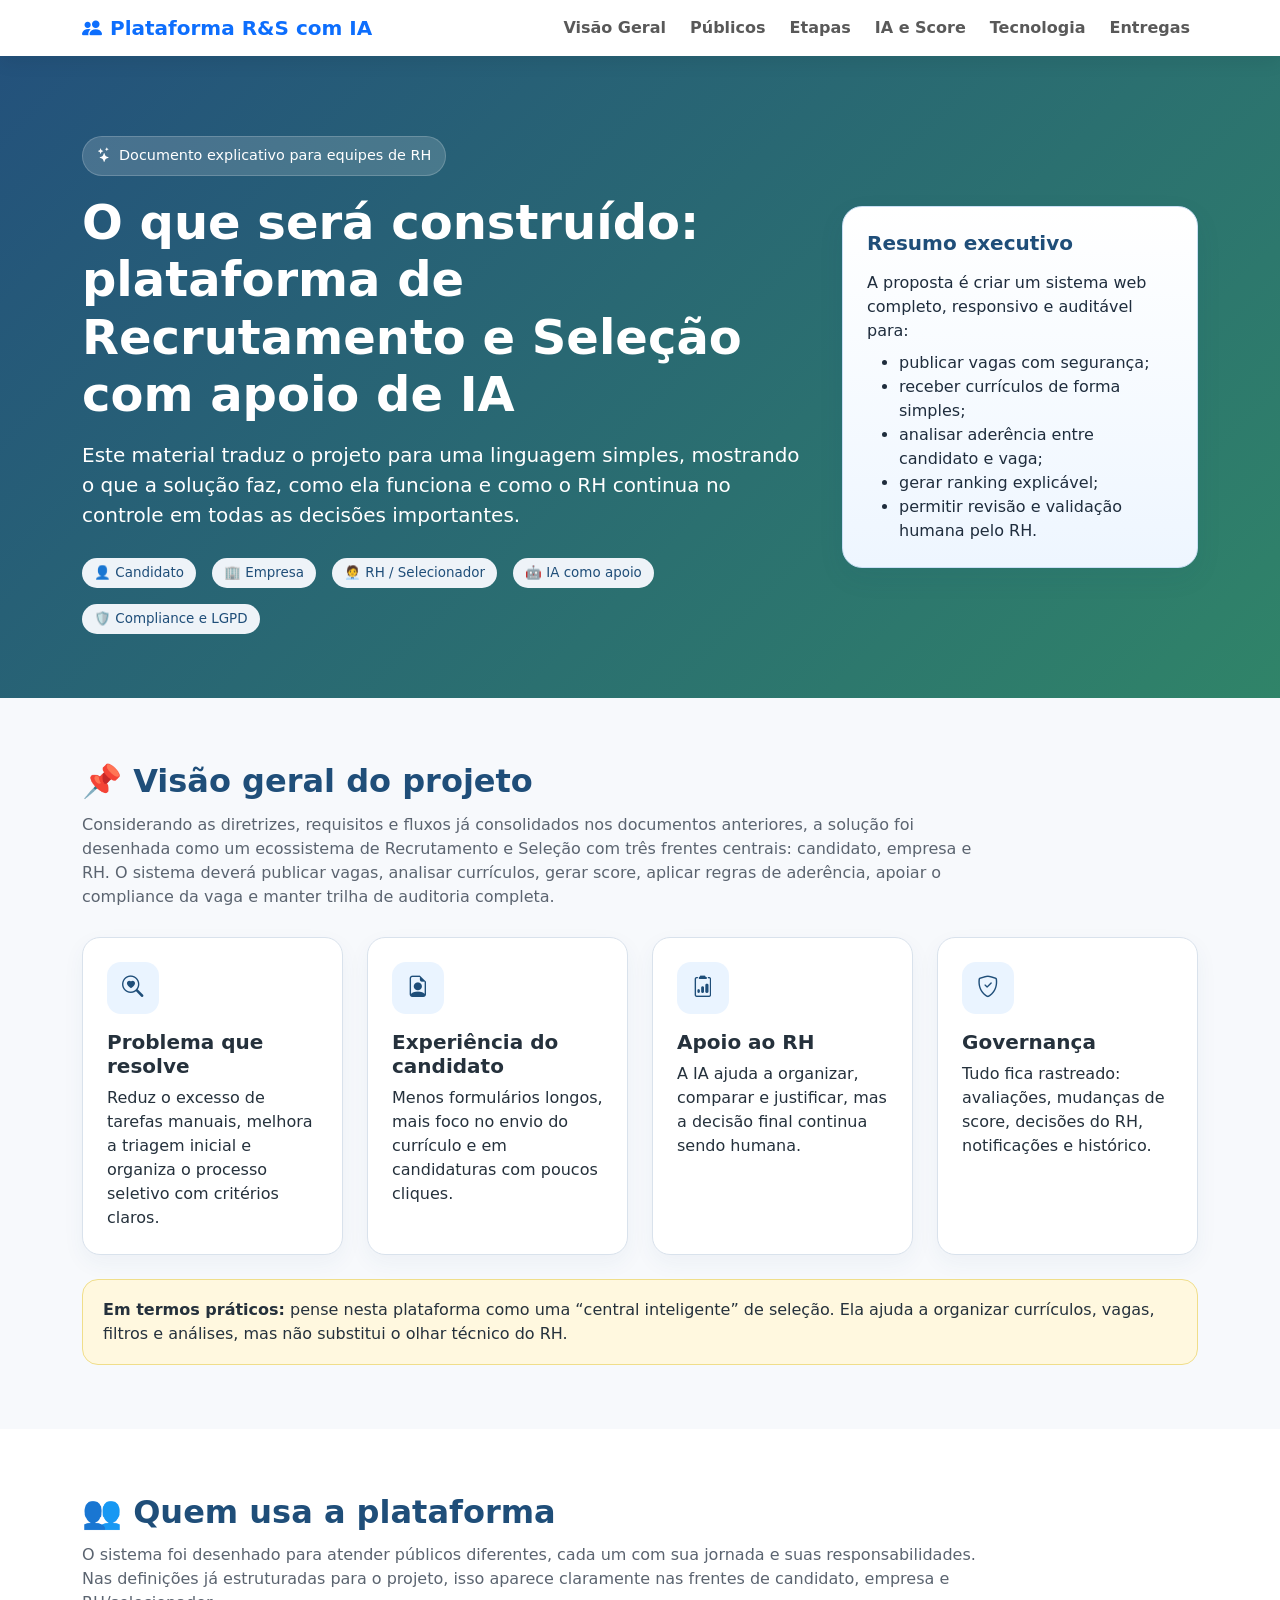
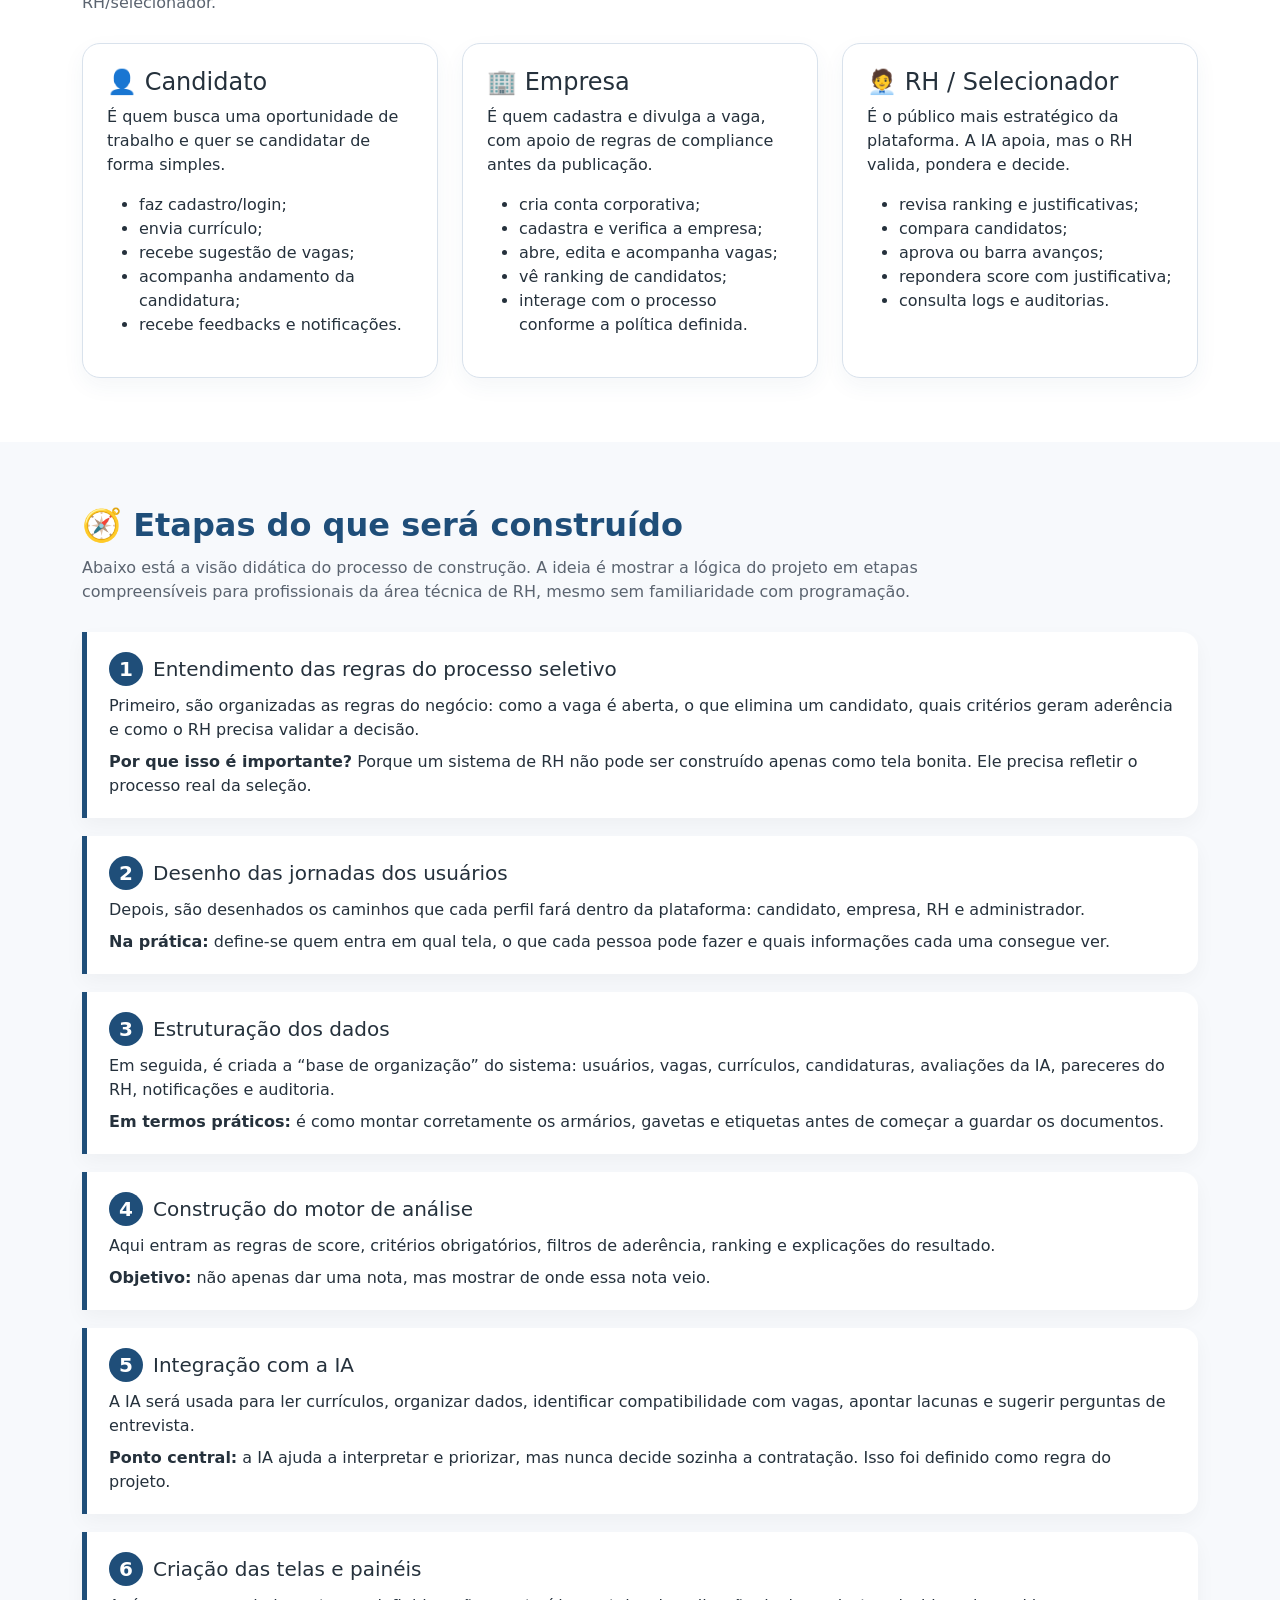
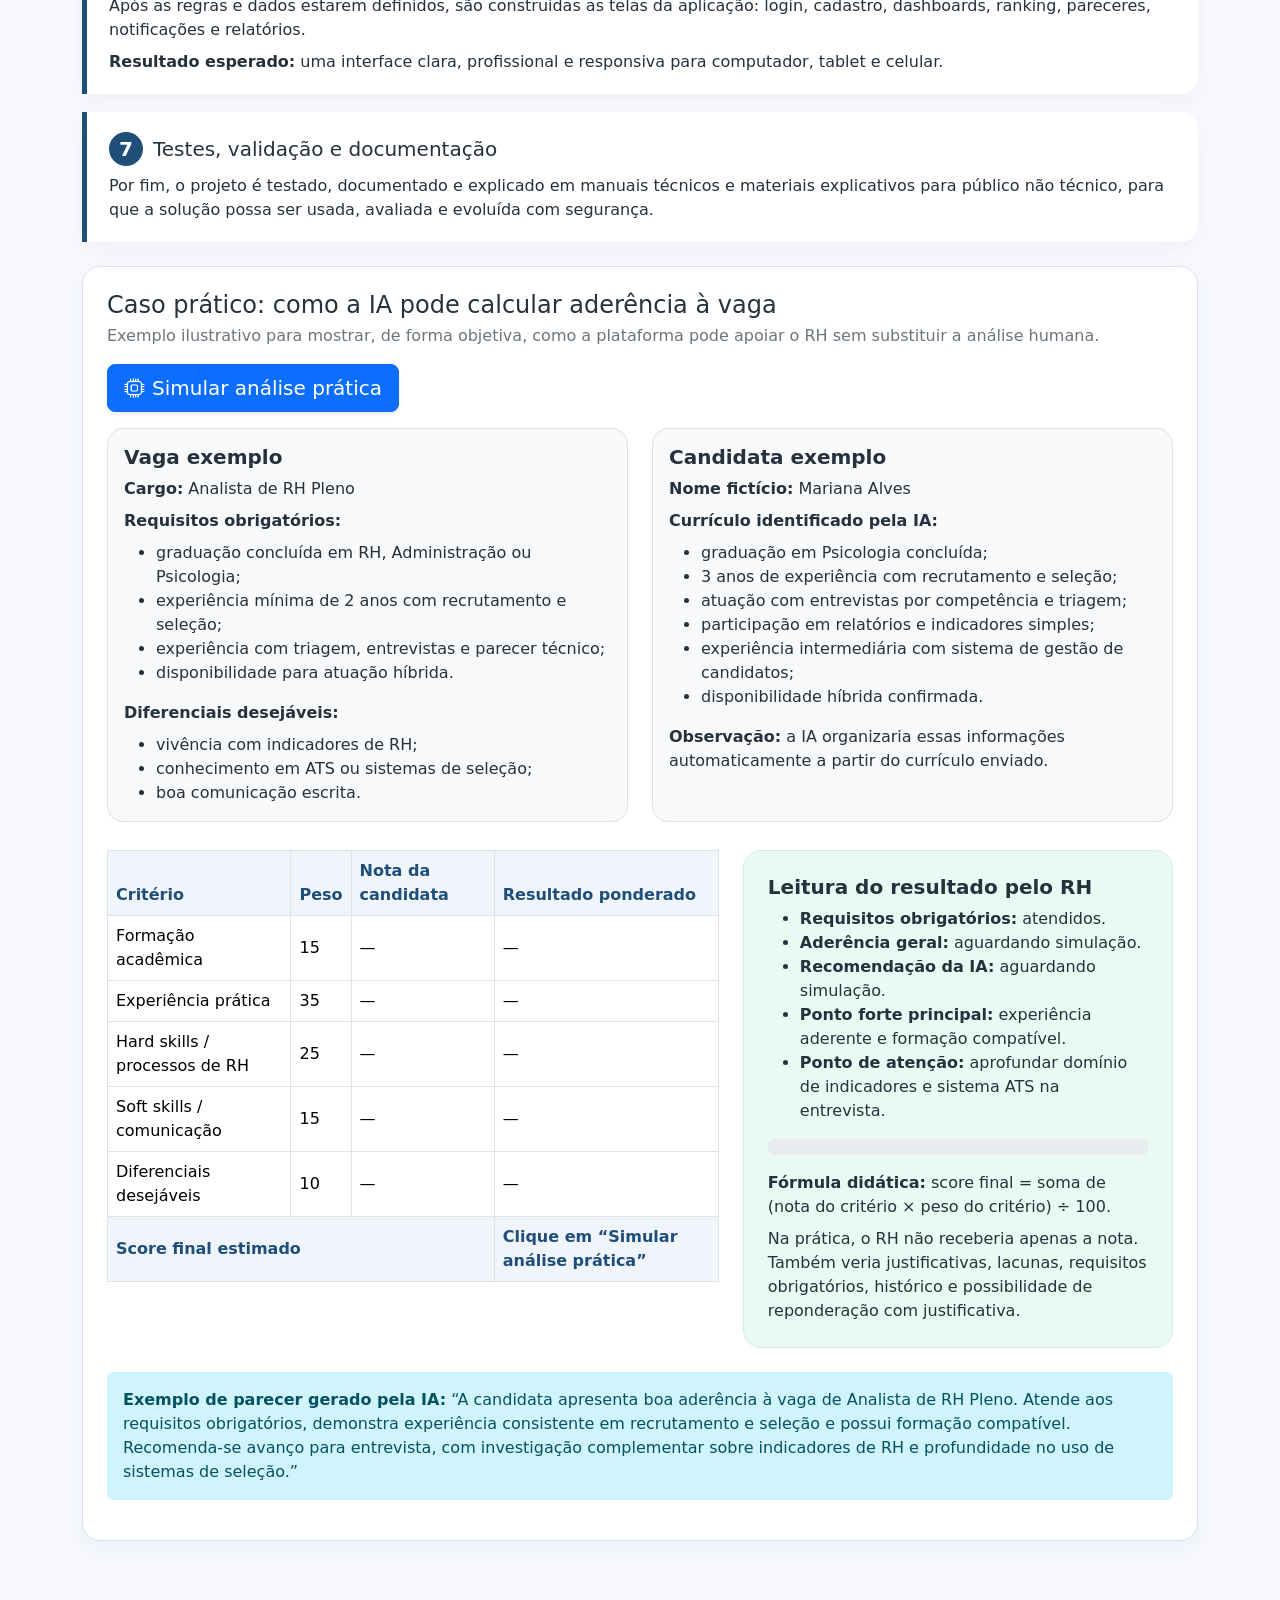
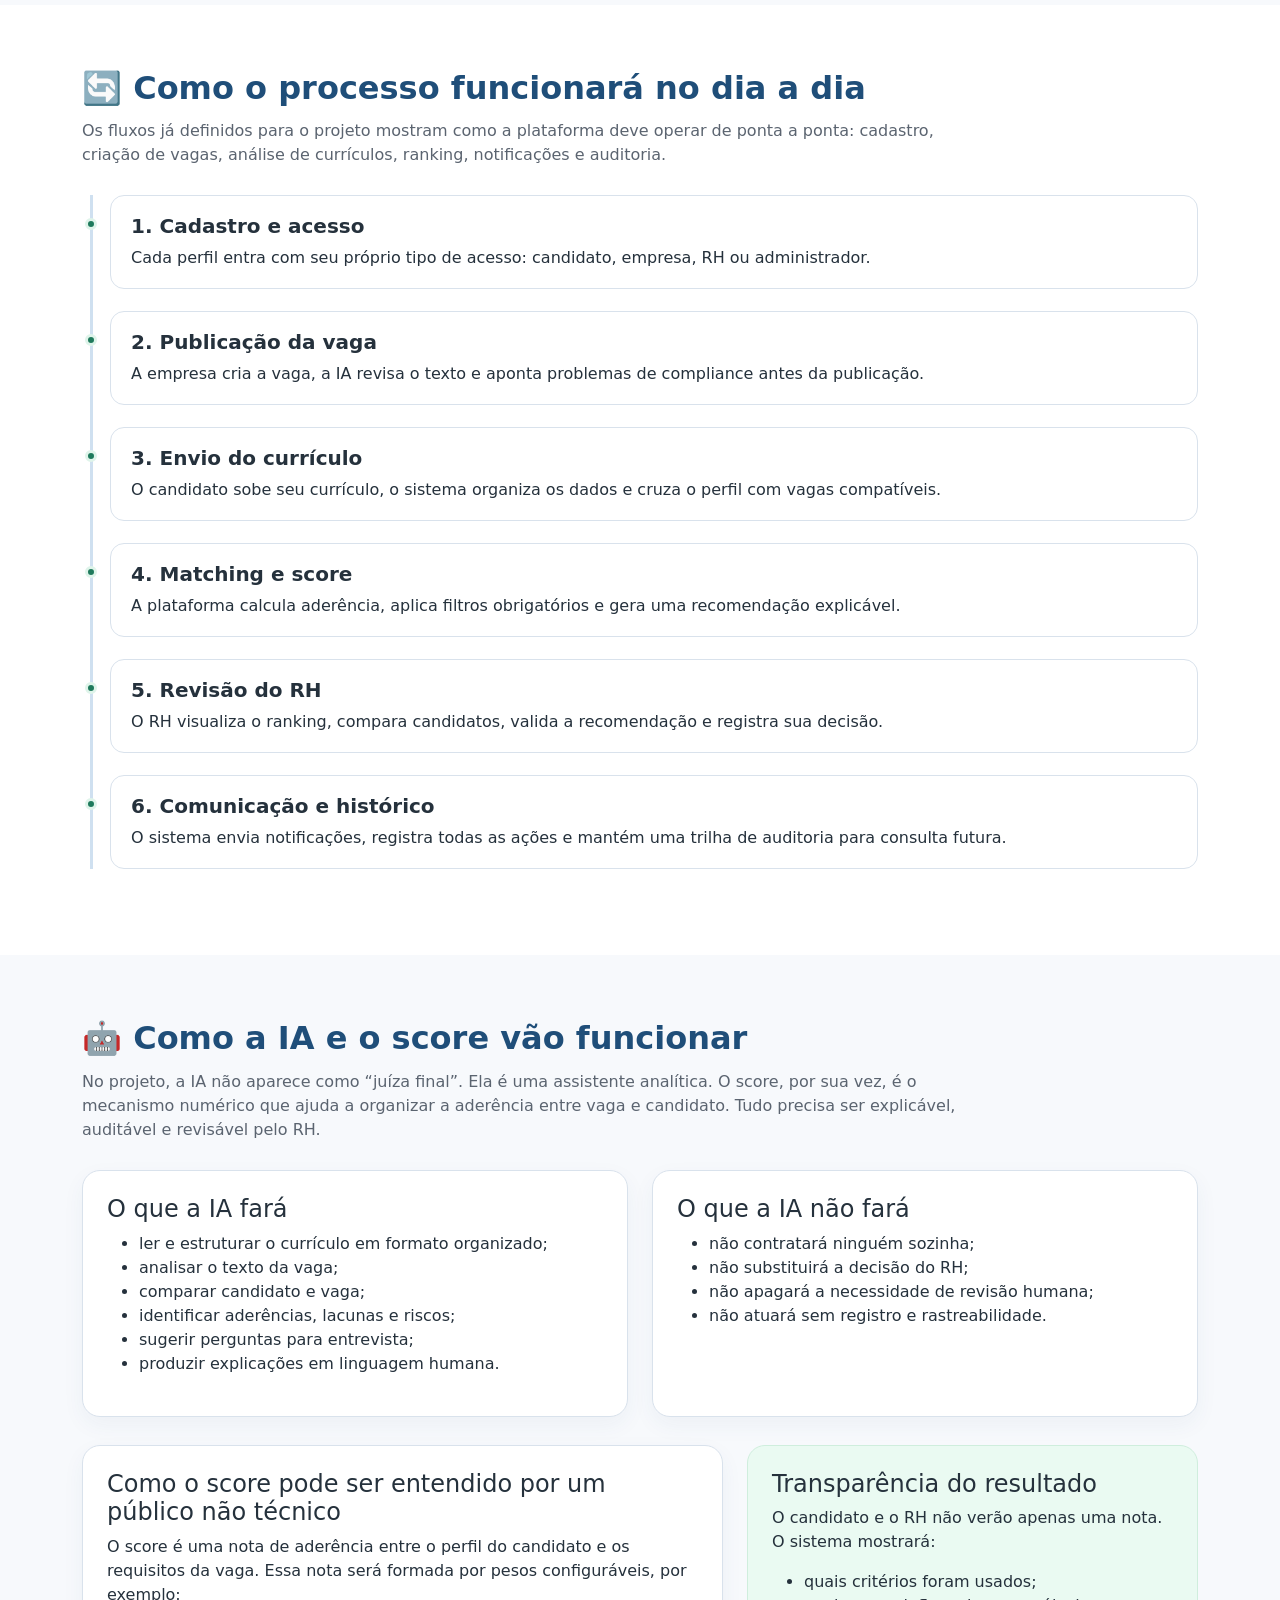
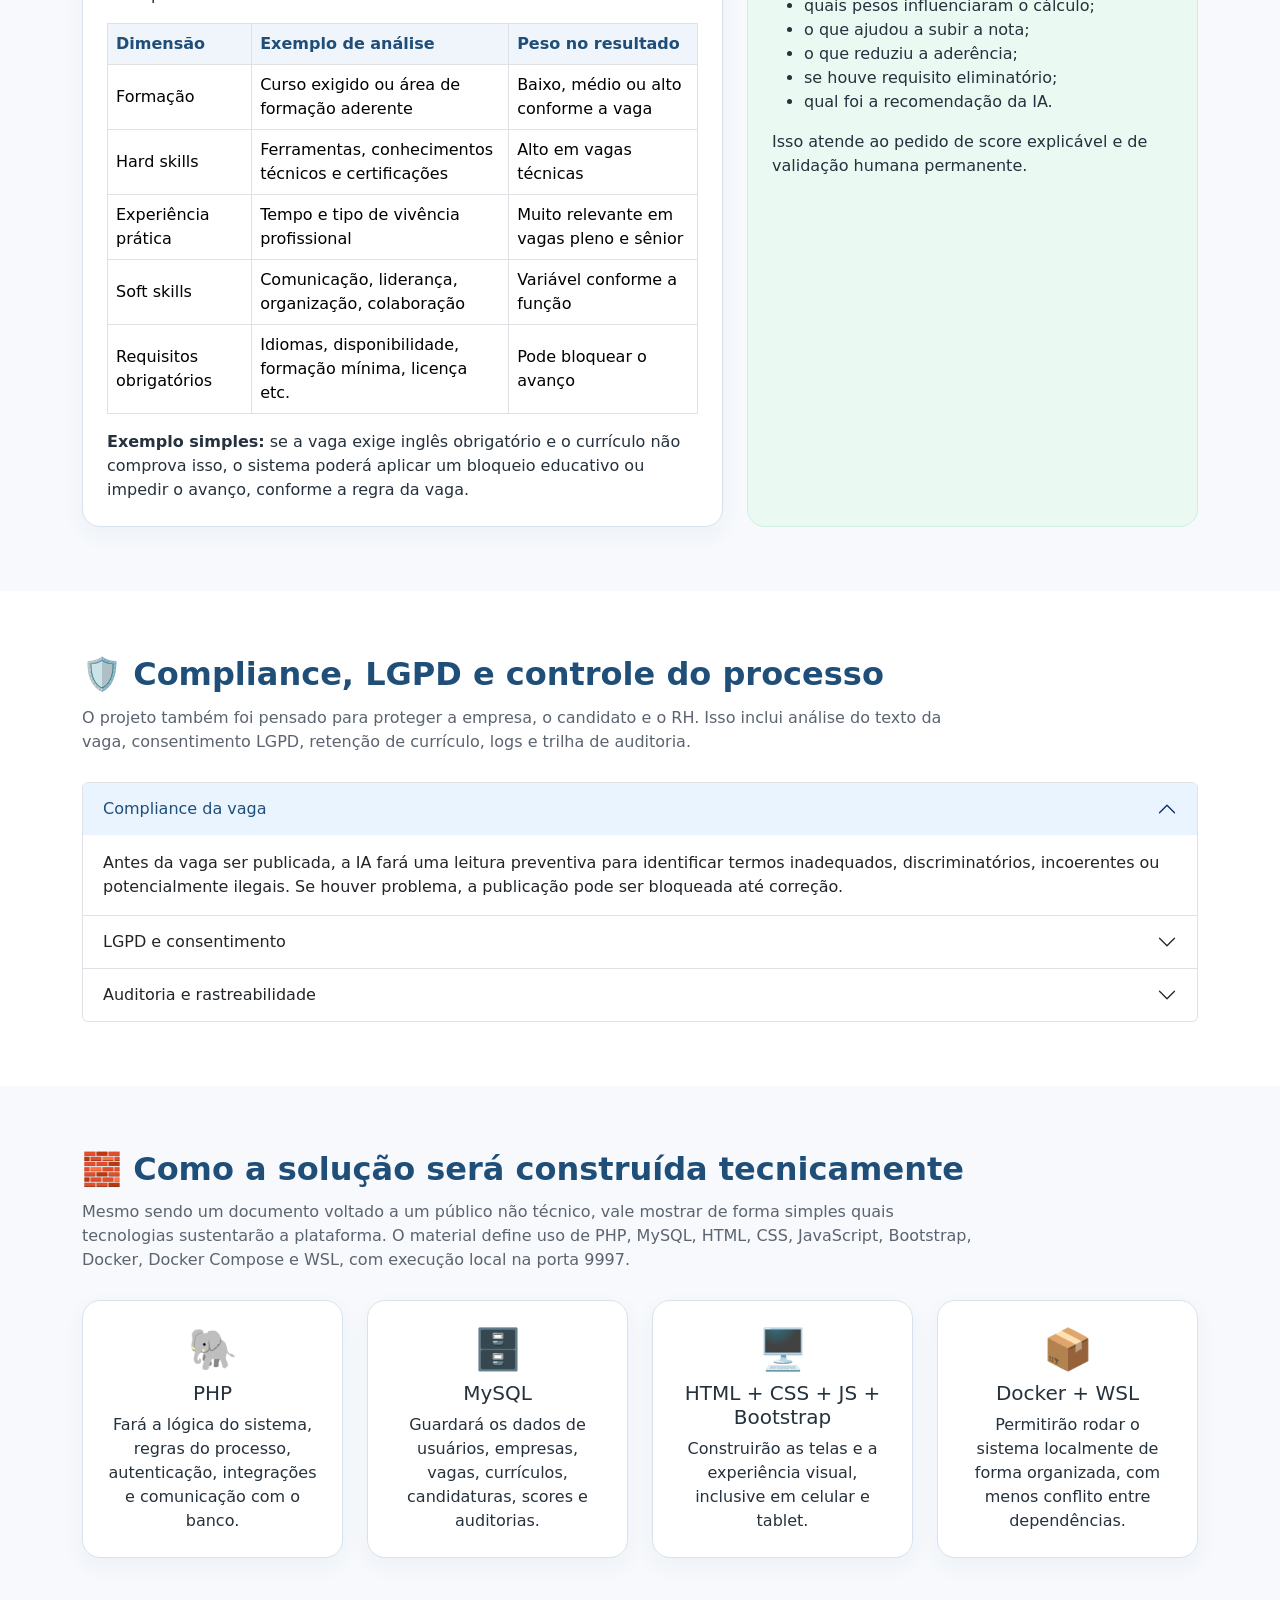
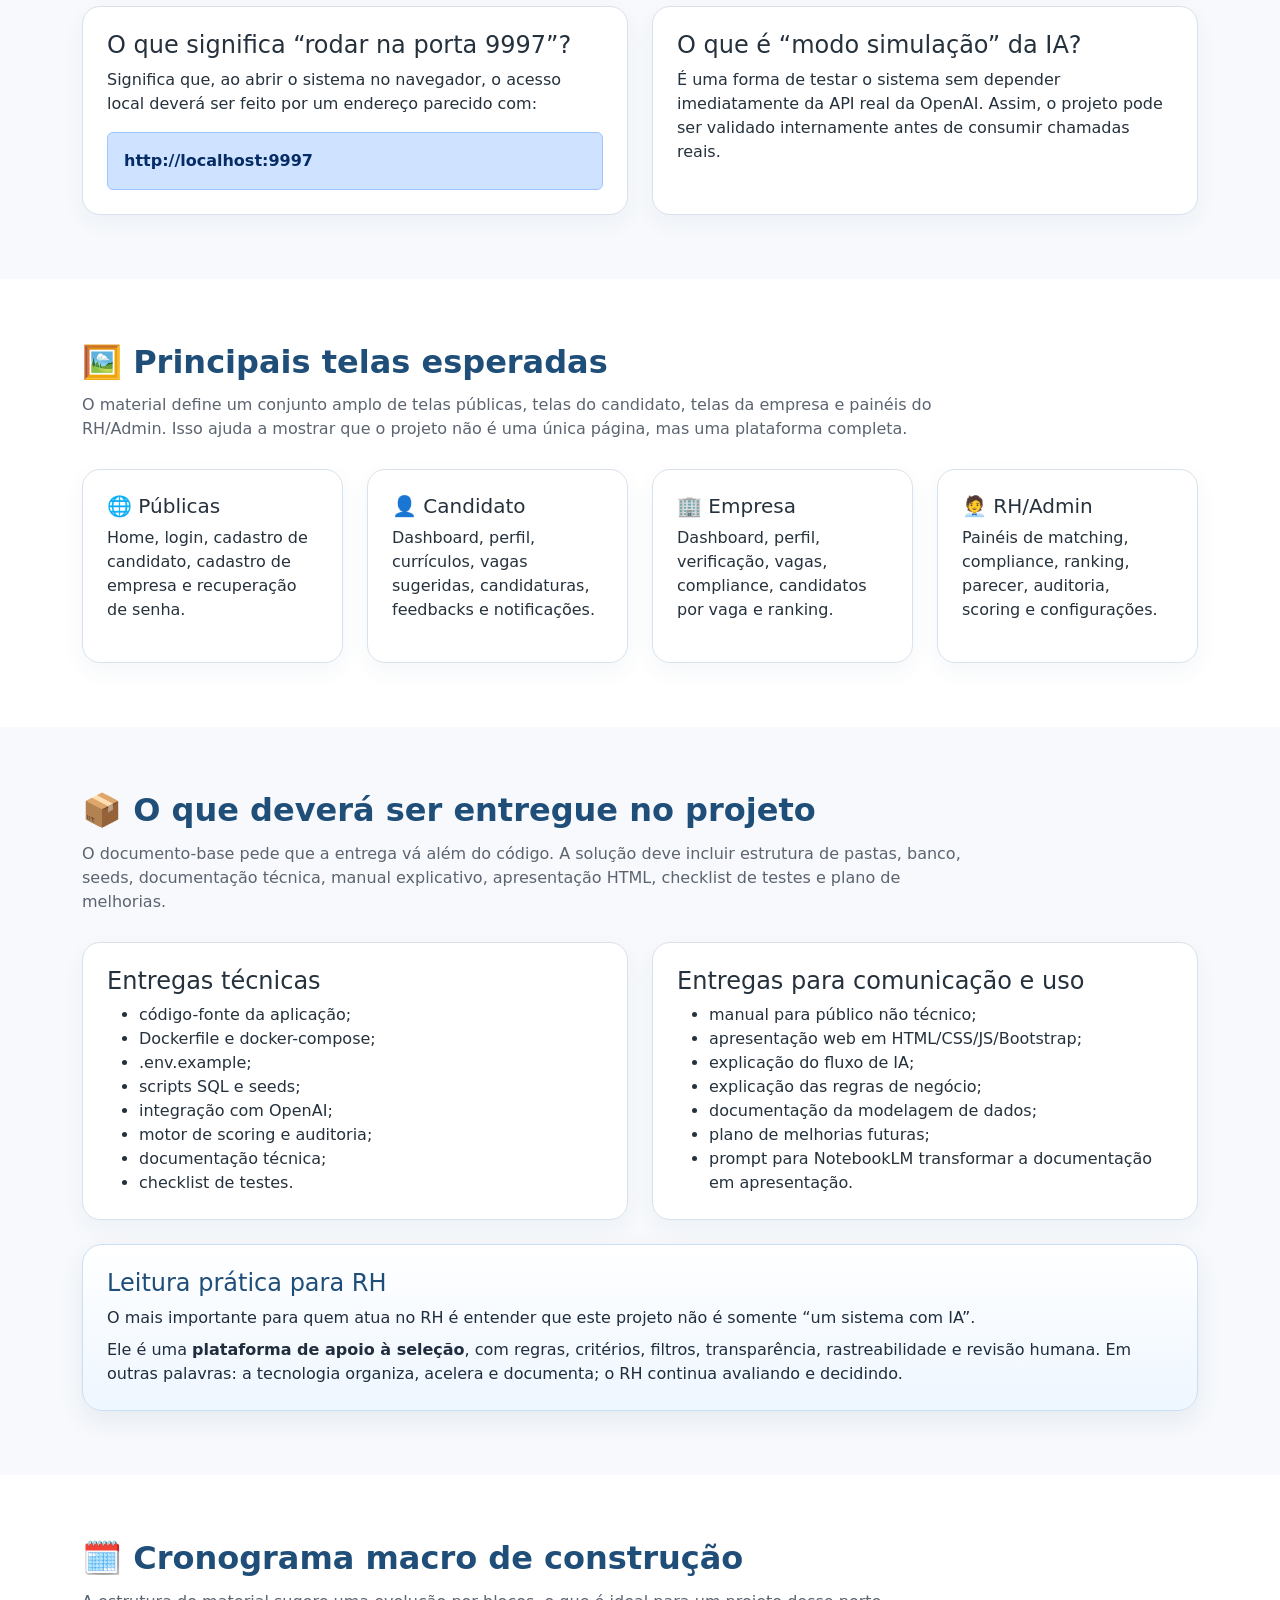
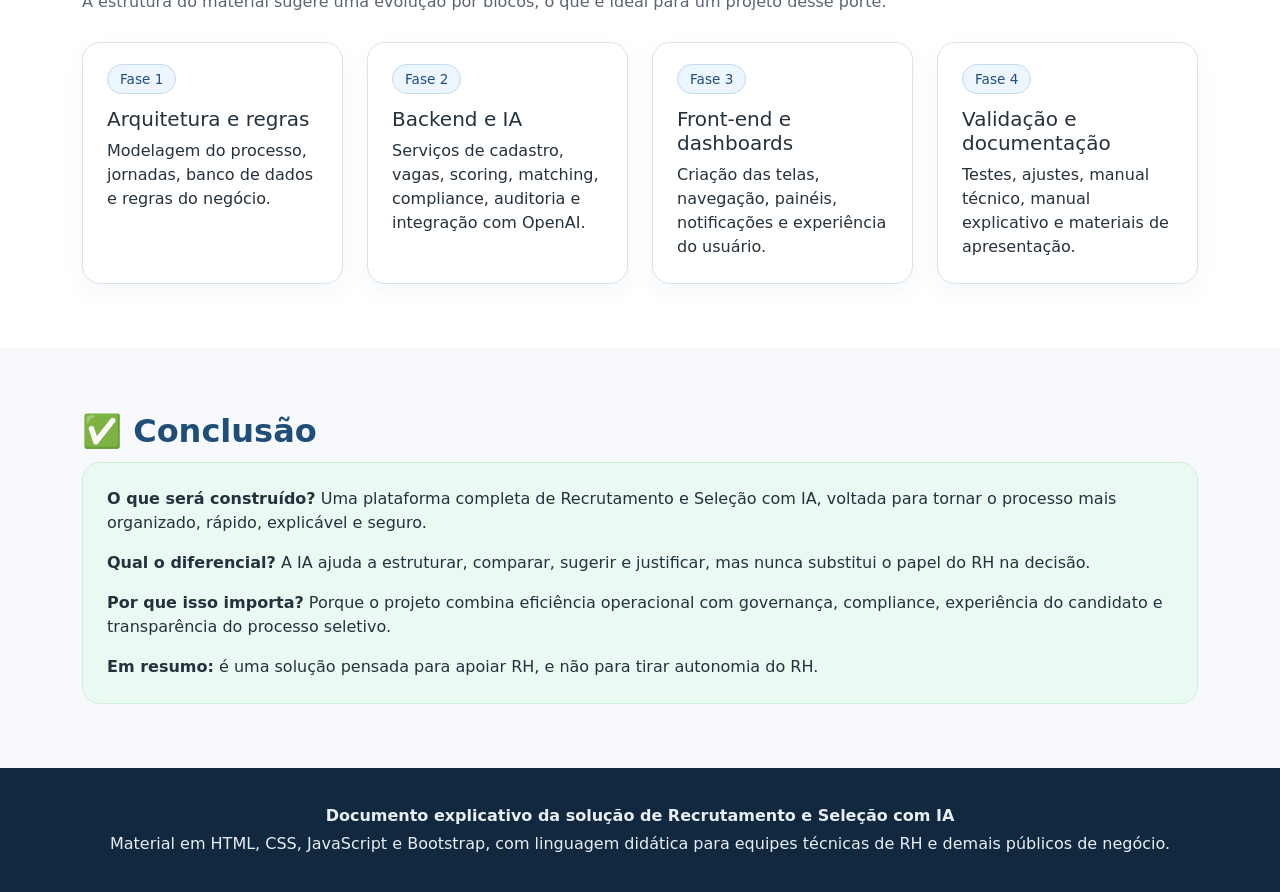
<file: ia.html>
<!DOCTYPE html>
<html lang="pt-BR">
<head>
  <meta charset="UTF-8">
  <meta name="viewport" content="width=device-width, initial-scale=1.0">
  <title>Visão Didática da Plataforma de Recrutamento e Seleção com IA</title>
  <link href="https://cdn.jsdelivr.net/npm/bootstrap@5.3.3/dist/css/bootstrap.min.css" rel="stylesheet">
  <link href="https://cdn.jsdelivr.net/npm/bootstrap-icons@1.11.3/font/bootstrap-icons.min.css" rel="stylesheet">
  <style>
    :root {
      --azul: #1f4e79;
      --azul-claro: #eaf4ff;
      --verde: #1f7a5c;
      --verde-claro: #eafaf2;
      --dourado: #b58900;
      --cinza: #5b6470;
      --fundo: #f7f9fc;
      --card: #ffffff;
      --borda: #d9e2ec;
    }

    body {
      background: var(--fundo);
      color: #25313c;
      scroll-behavior: smooth;
    }

    .hero {
      background: linear-gradient(135deg, rgba(31,78,121,0.98), rgba(31,122,92,0.92));
      color: white;
      padding: 80px 0 60px;
    }

    .hero .badge-custom {
      background: rgba(255,255,255,0.16);
      border: 1px solid rgba(255,255,255,0.18);
      color: white;
      padding: 8px 14px;
      border-radius: 999px;
      display: inline-block;
      margin-bottom: 18px;
      font-size: 0.9rem;
    }

    .secao {
      padding: 64px 0;
    }

    .titulo-secao {
      color: var(--azul);
      font-weight: 800;
      margin-bottom: 12px;
    }

    .subtitulo-secao {
      color: var(--cinza);
      max-width: 900px;
      margin-bottom: 28px;
    }

    .card-box {
      background: var(--card);
      border: 1px solid var(--borda);
      border-radius: 18px;
      padding: 24px;
      height: 100%;
      box-shadow: 0 8px 22px rgba(31, 78, 121, 0.05);
    }

    .icone-box {
      width: 52px;
      height: 52px;
      border-radius: 14px;
      display: flex;
      align-items: center;
      justify-content: center;
      font-size: 1.35rem;
      margin-bottom: 16px;
      background: var(--azul-claro);
      color: var(--azul);
    }

    .passo {
      border-left: 5px solid var(--azul);
      background: white;
      border-radius: 0 16px 16px 0;
      padding: 20px 22px;
      box-shadow: 0 8px 20px rgba(0,0,0,0.04);
      margin-bottom: 18px;
    }

    .passo .numero {
      display: inline-flex;
      width: 34px;
      height: 34px;
      align-items: center;
      justify-content: center;
      border-radius: 50%;
      background: var(--azul);
      color: white;
      font-weight: 700;
      margin-right: 10px;
    }

    .linha-tempo {
      position: relative;
      padding-left: 28px;
    }

    .linha-tempo::before {
      content: '';
      position: absolute;
      left: 8px;
      top: 0;
      bottom: 0;
      width: 3px;
      background: #cfe0f0;
    }

    .evento {
      position: relative;
      margin-bottom: 22px;
      background: white;
      padding: 18px 20px;
      border-radius: 14px;
      border: 1px solid var(--borda);
    }

    .evento::before {
      content: '';
      position: absolute;
      left: -26px;
      top: 22px;
      width: 12px;
      height: 12px;
      border-radius: 50%;
      background: var(--verde);
      border: 3px solid #dff4ea;
    }

    .mini-tag {
      background: #eef3f8;
      color: var(--azul);
      border-radius: 999px;
      padding: 5px 12px;
      font-size: 0.84rem;
      display: inline-block;
      margin: 4px 8px 4px 0;
    }

    .box-destaque {
      background: linear-gradient(180deg, #ffffff, #eef6ff);
      border: 1px solid #c9dff5;
      border-radius: 20px;
      padding: 24px;
      color: #1f2d3d;
      box-shadow: 0 10px 26px rgba(31, 78, 121, 0.08);
    }

    .box-destaque h5,
    .box-destaque h4 {
      color: var(--azul) !important;
    }

    .box-destaque p,
    .box-destaque li {
      color: #1f2d3d;
    }

    .accordion-button:not(.collapsed) {
      background: var(--azul-claro);
      color: var(--azul);
      box-shadow: none;
    }

    .navbar {
      box-shadow: 0 8px 18px rgba(0,0,0,0.06);
    }

    .navbar-brand,
    .nav-link {
      font-weight: 600;
    }

    .footer {
      background: #11283f;
      color: #e7eef5;
      padding: 36px 0;
    }

    .quadro-resumo {
      background: var(--verde-claro);
      border: 1px solid #cfeedd;
      border-radius: 18px;
      padding: 24px;
    }

    .alerta-orientativo {
      background: #fff8df;
      border: 1px solid #f0de8a;
      border-radius: 16px;
      padding: 18px 20px;
    }

    .badge-fase {
      background: #edf5ff;
      color: var(--azul);
      border: 1px solid #c7dbef;
      border-radius: 999px;
      padding: 6px 12px;
      font-size: 0.85rem;
    }

    .tabela-simples th {
      background: #eff5fb;
      color: var(--azul);
    }

    .btn-topo {
      position: fixed;
      right: 18px;
      bottom: 18px;
      z-index: 999;
      border-radius: 999px;
      width: 48px;
      height: 48px;
      display: none;
      align-items: center;
      justify-content: center;
      box-shadow: 0 8px 20px rgba(0,0,0,0.15);
    }
  </style>
</head>
<body>
  <nav class="navbar navbar-expand-lg navbar-light bg-white sticky-top">
    <div class="container">
      <a class="navbar-brand text-primary" href="#topo"><i class="bi bi-people-fill me-2"></i>Plataforma R&S com IA</a>
      <button class="navbar-toggler" type="button" data-bs-toggle="collapse" data-bs-target="#menuPrincipal">
        <span class="navbar-toggler-icon"></span>
      </button>
      <div class="collapse navbar-collapse" id="menuPrincipal">
        <ul class="navbar-nav ms-auto gap-lg-2">
          <li class="nav-item"><a class="nav-link" href="#visao-geral">Visão Geral</a></li>
          <li class="nav-item"><a class="nav-link" href="#publicos">Públicos</a></li>
          <li class="nav-item"><a class="nav-link" href="#etapas">Etapas</a></li>
          <li class="nav-item"><a class="nav-link" href="#ia-score">IA e Score</a></li>
          <li class="nav-item"><a class="nav-link" href="#tecnologia">Tecnologia</a></li>
          <li class="nav-item"><a class="nav-link" href="#entregas">Entregas</a></li>
        </ul>
      </div>
    </div>
  </nav>

  <header class="hero" id="topo">
    <div class="container">
      <div class="row align-items-center g-4">
        <div class="col-lg-8">
          <span class="badge-custom"><i class="bi bi-stars me-2"></i>Documento explicativo para equipes de RH</span>
          <h1 class="display-5 fw-bold mb-3">O que será construído: plataforma de Recrutamento e Seleção com apoio de IA</h1>
          <p class="lead mb-4">Este material traduz o projeto para uma linguagem simples, mostrando <strong>o que a solução faz</strong>, <strong>como ela funciona</strong> e <strong>como o RH continua no controle</strong> em todas as decisões importantes.</p>
          <div class="d-flex flex-wrap gap-2">
            <span class="mini-tag">👤 Candidato</span>
            <span class="mini-tag">🏢 Empresa</span>
            <span class="mini-tag">🧑‍💼 RH / Selecionador</span>
            <span class="mini-tag">🤖 IA como apoio</span>
            <span class="mini-tag">🛡️ Compliance e LGPD</span>
          </div>
        </div>
        <div class="col-lg-4">
          <div class="box-destaque">
            <h5 class="fw-bold mb-3" style="color:#1f4e79;">Resumo executivo</h5>
            <p class="mb-2">A proposta é criar um sistema web completo, responsivo e auditável para:</p>
            <ul class="mb-0">
              <li>publicar vagas com segurança;</li>
              <li>receber currículos de forma simples;</li>
              <li>analisar aderência entre candidato e vaga;</li>
              <li>gerar ranking explicável;</li>
              <li>permitir revisão e validação humana pelo RH.</li>
            </ul>
          </div>
        </div>
      </div>
    </div>
  </header>

  <main>
    <section class="secao" id="visao-geral">
      <div class="container">
        <h2 class="titulo-secao">📌 Visão geral do projeto</h2>
        <p class="subtitulo-secao">Considerando as diretrizes, requisitos e fluxos já consolidados nos documentos anteriores, a solução foi desenhada como um ecossistema de Recrutamento e Seleção com três frentes centrais: candidato, empresa e RH. O sistema deverá publicar vagas, analisar currículos, gerar score, aplicar regras de aderência, apoiar o compliance da vaga e manter trilha de auditoria completa.</p>

        <div class="row g-4">
          <div class="col-md-6 col-xl-3">
            <div class="card-box">
              <div class="icone-box"><i class="bi bi-search-heart"></i></div>
              <h5 class="fw-bold">Problema que resolve</h5>
              <p class="mb-0">Reduz o excesso de tarefas manuais, melhora a triagem inicial e organiza o processo seletivo com critérios claros.</p>
            </div>
          </div>
          <div class="col-md-6 col-xl-3">
            <div class="card-box">
              <div class="icone-box"><i class="bi bi-file-earmark-person"></i></div>
              <h5 class="fw-bold">Experiência do candidato</h5>
              <p class="mb-0">Menos formulários longos, mais foco no envio do currículo e em candidaturas com poucos cliques.</p>
            </div>
          </div>
          <div class="col-md-6 col-xl-3">
            <div class="card-box">
              <div class="icone-box"><i class="bi bi-clipboard2-data"></i></div>
              <h5 class="fw-bold">Apoio ao RH</h5>
              <p class="mb-0">A IA ajuda a organizar, comparar e justificar, mas a decisão final continua sendo humana.</p>
            </div>
          </div>
          <div class="col-md-6 col-xl-3">
            <div class="card-box">
              <div class="icone-box"><i class="bi bi-shield-check"></i></div>
              <h5 class="fw-bold">Governança</h5>
              <p class="mb-0">Tudo fica rastreado: avaliações, mudanças de score, decisões do RH, notificações e histórico.</p>
            </div>
          </div>
        </div>

        <div class="alerta-orientativo mt-4">
          <strong>Em termos práticos:</strong> pense nesta plataforma como uma “central inteligente” de seleção. Ela ajuda a organizar currículos, vagas, filtros e análises, mas não substitui o olhar técnico do RH.
        </div>
      </div>
    </section>

    <section class="secao bg-white" id="publicos">
      <div class="container">
        <h2 class="titulo-secao">👥 Quem usa a plataforma</h2>
        <p class="subtitulo-secao">O sistema foi desenhado para atender públicos diferentes, cada um com sua jornada e suas responsabilidades. Nas definições já estruturadas para o projeto, isso aparece claramente nas frentes de candidato, empresa e RH/selecionador.</p>

        <div class="row g-4">
          <div class="col-lg-4">
            <div class="card-box h-100">
              <h4>👤 Candidato</h4>
              <p>É quem busca uma oportunidade de trabalho e quer se candidatar de forma simples.</p>
              <ul>
                <li>faz cadastro/login;</li>
                <li>envia currículo;</li>
                <li>recebe sugestão de vagas;</li>
                <li>acompanha andamento da candidatura;</li>
                <li>recebe feedbacks e notificações.</li>
              </ul>
            </div>
          </div>
          <div class="col-lg-4">
            <div class="card-box h-100">
              <h4>🏢 Empresa</h4>
              <p>É quem cadastra e divulga a vaga, com apoio de regras de compliance antes da publicação.</p>
              <ul>
                <li>cria conta corporativa;</li>
                <li>cadastra e verifica a empresa;</li>
                <li>abre, edita e acompanha vagas;</li>
                <li>vê ranking de candidatos;</li>
                <li>interage com o processo conforme a política definida.</li>
              </ul>
            </div>
          </div>
          <div class="col-lg-4">
            <div class="card-box h-100">
              <h4>🧑‍💼 RH / Selecionador</h4>
              <p>É o público mais estratégico da plataforma. A IA apoia, mas o RH valida, pondera e decide.</p>
              <ul>
                <li>revisa ranking e justificativas;</li>
                <li>compara candidatos;</li>
                <li>aprova ou barra avanços;</li>
                <li>repondera score com justificativa;</li>
                <li>consulta logs e auditorias.</li>
              </ul>
            </div>
          </div>
        </div>
      </div>
    </section>

    <section class="secao" id="etapas">
      <div class="container">
        <h2 class="titulo-secao">🧭 Etapas do que será construído</h2>
        <p class="subtitulo-secao">Abaixo está a visão didática do processo de construção. A ideia é mostrar a lógica do projeto em etapas compreensíveis para profissionais da área técnica de RH, mesmo sem familiaridade com programação.</p>

        <div class="passo">
          <h5><span class="numero">1</span>Entendimento das regras do processo seletivo</h5>
          <p class="mb-2">Primeiro, são organizadas as regras do negócio: como a vaga é aberta, o que elimina um candidato, quais critérios geram aderência e como o RH precisa validar a decisão.</p>
          <p class="mb-0"><strong>Por que isso é importante?</strong> Porque um sistema de RH não pode ser construído apenas como tela bonita. Ele precisa refletir o processo real da seleção.</p>
        </div>

        <div class="passo">
          <h5><span class="numero">2</span>Desenho das jornadas dos usuários</h5>
          <p class="mb-2">Depois, são desenhados os caminhos que cada perfil fará dentro da plataforma: candidato, empresa, RH e administrador.</p>
          <p class="mb-0"><strong>Na prática:</strong> define-se quem entra em qual tela, o que cada pessoa pode fazer e quais informações cada uma consegue ver.</p>
        </div>

        <div class="passo">
          <h5><span class="numero">3</span>Estruturação dos dados</h5>
          <p class="mb-2">Em seguida, é criada a “base de organização” do sistema: usuários, vagas, currículos, candidaturas, avaliações da IA, pareceres do RH, notificações e auditoria.</p>
          <p class="mb-0"><strong>Em termos práticos:</strong> é como montar corretamente os armários, gavetas e etiquetas antes de começar a guardar os documentos.</p>
        </div>

        <div class="passo">
          <h5><span class="numero">4</span>Construção do motor de análise</h5>
          <p class="mb-2">Aqui entram as regras de score, critérios obrigatórios, filtros de aderência, ranking e explicações do resultado.</p>
          <p class="mb-0"><strong>Objetivo:</strong> não apenas dar uma nota, mas mostrar de onde essa nota veio.</p>
        </div>

        <div class="passo">
          <h5><span class="numero">5</span>Integração com a IA</h5>
          <p class="mb-2">A IA será usada para ler currículos, organizar dados, identificar compatibilidade com vagas, apontar lacunas e sugerir perguntas de entrevista.</p>
          <p class="mb-0"><strong>Ponto central:</strong> a IA ajuda a interpretar e priorizar, mas nunca decide sozinha a contratação. Isso foi definido como regra do projeto.</p>
        </div>

        <div class="passo">
          <h5><span class="numero">6</span>Criação das telas e painéis</h5>
          <p class="mb-2">Após as regras e dados estarem definidos, são construídas as telas da aplicação: login, cadastro, dashboards, ranking, pareceres, notificações e relatórios.</p>
          <p class="mb-0"><strong>Resultado esperado:</strong> uma interface clara, profissional e responsiva para computador, tablet e celular.</p>
        </div>

        <div class="passo">
          <h5><span class="numero">7</span>Testes, validação e documentação</h5>
          <p class="mb-0">Por fim, o projeto é testado, documentado e explicado em manuais técnicos e materiais explicativos para público não técnico, para que a solução possa ser usada, avaliada e evoluída com segurança.</p>
        </div>

        <div class="mt-4 card-box">
          <div class="d-flex flex-wrap justify-content-between align-items-center gap-3 mb-3">
            <div>
              <h4 class="mb-1">Caso prático: como a IA pode calcular aderência à vaga</h4>
              <p class="mb-0 text-secondary">Exemplo ilustrativo para mostrar, de forma objetiva, como a plataforma pode apoiar o RH sem substituir a análise humana.</p>
            </div>
            <button class="btn btn-primary btn-lg shadow-sm" id="btnSimularScore" type="button"><i class="bi bi-cpu me-2"></i>Simular análise prática</button>
          </div>

          <div class="row g-4">
            <div class="col-lg-6">
              <div class="border rounded-4 p-3 h-100 bg-light">
                <h5 class="fw-bold">Vaga exemplo</h5>
                <p class="mb-2"><strong>Cargo:</strong> Analista de RH Pleno</p>
                <p class="mb-2"><strong>Requisitos obrigatórios:</strong></p>
                <ul>
                  <li>graduação concluída em RH, Administração ou Psicologia;</li>
                  <li>experiência mínima de 2 anos com recrutamento e seleção;</li>
                  <li>experiência com triagem, entrevistas e parecer técnico;</li>
                  <li>disponibilidade para atuação híbrida.</li>
                </ul>
                <p class="mb-2"><strong>Diferenciais desejáveis:</strong></p>
                <ul class="mb-0">
                  <li>vivência com indicadores de RH;</li>
                  <li>conhecimento em ATS ou sistemas de seleção;</li>
                  <li>boa comunicação escrita.</li>
                </ul>
              </div>
            </div>

            <div class="col-lg-6">
              <div class="border rounded-4 p-3 h-100 bg-light">
                <h5 class="fw-bold">Candidata exemplo</h5>
                <p class="mb-2"><strong>Nome fictício:</strong> Mariana Alves</p>
                <p class="mb-2"><strong>Currículo identificado pela IA:</strong></p>
                <ul>
                  <li>graduação em Psicologia concluída;</li>
                  <li>3 anos de experiência com recrutamento e seleção;</li>
                  <li>atuação com entrevistas por competência e triagem;</li>
                  <li>participação em relatórios e indicadores simples;</li>
                  <li>experiência intermediária com sistema de gestão de candidatos;</li>
                  <li>disponibilidade híbrida confirmada.</li>
                </ul>
                <p class="mb-0"><strong>Observação:</strong> a IA organizaria essas informações automaticamente a partir do currículo enviado.</p>
              </div>
            </div>
          </div>

          <div class="row g-4 mt-1">
            <div class="col-lg-7">
              <div class="table-responsive">
                <table class="table table-bordered align-middle tabela-simples">
                  <thead>
                    <tr>
                      <th>Critério</th>
                      <th>Peso</th>
                      <th>Nota da candidata</th>
                      <th>Resultado ponderado</th>
                    </tr>
                  </thead>
                  <tbody>
                    <tr>
                      <td>Formação acadêmica</td>
                      <td>15</td>
                      <td id="notaFormacao">—</td>
                      <td id="pondFormacao">—</td>
                    </tr>
                    <tr>
                      <td>Experiência prática</td>
                      <td>35</td>
                      <td id="notaExperiencia">—</td>
                      <td id="pondExperiencia">—</td>
                    </tr>
                    <tr>
                      <td>Hard skills / processos de RH</td>
                      <td>25</td>
                      <td id="notaHard">—</td>
                      <td id="pondHard">—</td>
                    </tr>
                    <tr>
                      <td>Soft skills / comunicação</td>
                      <td>15</td>
                      <td id="notaSoft">—</td>
                      <td id="pondSoft">—</td>
                    </tr>
                    <tr>
                      <td>Diferenciais desejáveis</td>
                      <td>10</td>
                      <td id="notaDiferenciais">—</td>
                      <td id="pondDiferenciais">—</td>
                    </tr>
                  </tbody>
                  <tfoot>
                    <tr>
                      <th colspan="3">Score final estimado</th>
                      <th id="scoreFinal">Clique em “Simular análise prática”</th>
                    </tr>
                  </tfoot>
                </table>
              </div>
            </div>

            <div class="col-lg-5">
              <div class="quadro-resumo h-100">
                <h5 class="fw-bold">Leitura do resultado pelo RH</h5>
                <ul>
                  <li><strong>Requisitos obrigatórios:</strong> atendidos.</li>
                  <li><strong>Aderência geral:</strong> <span id="aderenciaFinal">aguardando simulação</span>.</li>
                  <li><strong>Recomendação da IA:</strong> <span id="recomendacaoIA">aguardando simulação</span>.</li>
                  <li><strong>Ponto forte principal:</strong> experiência aderente e formação compatível.</li>
                  <li><strong>Ponto de atenção:</strong> aprofundar domínio de indicadores e sistema ATS na entrevista.</li>
                </ul>
                <div class="progress mb-3" role="progressbar" aria-label="Aderência da vaga" aria-valuemin="0" aria-valuemax="100">
                  <div class="progress-bar" id="barraAderencia" style="width: 0%">0%</div>
                </div>
                <p class="mb-2"><strong>Fórmula didática:</strong> score final = soma de (nota do critério × peso do critério) ÷ 100.</p>
                <p class="mb-0">Na prática, o RH não receberia apenas a nota. Também veria justificativas, lacunas, requisitos obrigatórios, histórico e possibilidade de reponderação com justificativa.</p>
              </div>
            </div>
          </div>

          <div class="mt-4 alert alert-info border-0">
            <strong>Exemplo de parecer gerado pela IA:</strong> “A candidata apresenta boa aderência à vaga de Analista de RH Pleno. Atende aos requisitos obrigatórios, demonstra experiência consistente em recrutamento e seleção e possui formação compatível. Recomenda-se avanço para entrevista, com investigação complementar sobre indicadores de RH e profundidade no uso de sistemas de seleção.”
          </div>
        </div>
      </div>
    </section>

    <section class="secao bg-white">
      <div class="container">
        <h2 class="titulo-secao">🔄 Como o processo funcionará no dia a dia</h2>
        <p class="subtitulo-secao">Os fluxos já definidos para o projeto mostram como a plataforma deve operar de ponta a ponta: cadastro, criação de vagas, análise de currículos, ranking, notificações e auditoria.</p>

        <div class="linha-tempo">
          <div class="evento">
            <h5 class="fw-bold">1. Cadastro e acesso</h5>
            <p class="mb-0">Cada perfil entra com seu próprio tipo de acesso: candidato, empresa, RH ou administrador.</p>
          </div>
          <div class="evento">
            <h5 class="fw-bold">2. Publicação da vaga</h5>
            <p class="mb-0">A empresa cria a vaga, a IA revisa o texto e aponta problemas de compliance antes da publicação.</p>
          </div>
          <div class="evento">
            <h5 class="fw-bold">3. Envio do currículo</h5>
            <p class="mb-0">O candidato sobe seu currículo, o sistema organiza os dados e cruza o perfil com vagas compatíveis.</p>
          </div>
          <div class="evento">
            <h5 class="fw-bold">4. Matching e score</h5>
            <p class="mb-0">A plataforma calcula aderência, aplica filtros obrigatórios e gera uma recomendação explicável.</p>
          </div>
          <div class="evento">
            <h5 class="fw-bold">5. Revisão do RH</h5>
            <p class="mb-0">O RH visualiza o ranking, compara candidatos, valida a recomendação e registra sua decisão.</p>
          </div>
          <div class="evento">
            <h5 class="fw-bold">6. Comunicação e histórico</h5>
            <p class="mb-0">O sistema envia notificações, registra todas as ações e mantém uma trilha de auditoria para consulta futura.</p>
          </div>
        </div>
      </div>
    </section>

    <section class="secao" id="ia-score">
      <div class="container">
        <h2 class="titulo-secao">🤖 Como a IA e o score vão funcionar</h2>
        <p class="subtitulo-secao">No projeto, a IA não aparece como “juíza final”. Ela é uma assistente analítica. O score, por sua vez, é o mecanismo numérico que ajuda a organizar a aderência entre vaga e candidato. Tudo precisa ser explicável, auditável e revisável pelo RH.</p>

        <div class="row g-4">
          <div class="col-lg-6">
            <div class="card-box h-100">
              <h4>O que a IA fará</h4>
              <ul>
                <li>ler e estruturar o currículo em formato organizado;</li>
                <li>analisar o texto da vaga;</li>
                <li>comparar candidato e vaga;</li>
                <li>identificar aderências, lacunas e riscos;</li>
                <li>sugerir perguntas para entrevista;</li>
                <li>produzir explicações em linguagem humana.</li>
              </ul>
            </div>
          </div>
          <div class="col-lg-6">
            <div class="card-box h-100">
              <h4>O que a IA não fará</h4>
              <ul>
                <li>não contratará ninguém sozinha;</li>
                <li>não substituirá a decisão do RH;</li>
                <li>não apagará a necessidade de revisão humana;</li>
                <li>não atuará sem registro e rastreabilidade.</li>
              </ul>
            </div>
          </div>
        </div>

        <div class="row g-4 mt-1">
          <div class="col-lg-7">
            <div class="card-box h-100">
              <h4>Como o score pode ser entendido por um público não técnico</h4>
              <p>O score é uma nota de aderência entre o perfil do candidato e os requisitos da vaga. Essa nota será formada por pesos configuráveis, por exemplo:</p>
              <div class="table-responsive">
                <table class="table table-bordered tabela-simples align-middle">
                  <thead>
                    <tr>
                      <th>Dimensão</th>
                      <th>Exemplo de análise</th>
                      <th>Peso no resultado</th>
                    </tr>
                  </thead>
                  <tbody>
                    <tr>
                      <td>Formação</td>
                      <td>Curso exigido ou área de formação aderente</td>
                      <td>Baixo, médio ou alto conforme a vaga</td>
                    </tr>
                    <tr>
                      <td>Hard skills</td>
                      <td>Ferramentas, conhecimentos técnicos e certificações</td>
                      <td>Alto em vagas técnicas</td>
                    </tr>
                    <tr>
                      <td>Experiência prática</td>
                      <td>Tempo e tipo de vivência profissional</td>
                      <td>Muito relevante em vagas pleno e sênior</td>
                    </tr>
                    <tr>
                      <td>Soft skills</td>
                      <td>Comunicação, liderança, organização, colaboração</td>
                      <td>Variável conforme a função</td>
                    </tr>
                    <tr>
                      <td>Requisitos obrigatórios</td>
                      <td>Idiomas, disponibilidade, formação mínima, licença etc.</td>
                      <td>Pode bloquear o avanço</td>
                    </tr>
                  </tbody>
                </table>
              </div>
              <p class="mb-0"><strong>Exemplo simples:</strong> se a vaga exige inglês obrigatório e o currículo não comprova isso, o sistema poderá aplicar um bloqueio educativo ou impedir o avanço, conforme a regra da vaga.</p>
            </div>
          </div>
          <div class="col-lg-5">
            <div class="quadro-resumo h-100">
              <h4>Transparência do resultado</h4>
              <p>O candidato e o RH não verão apenas uma nota. O sistema mostrará:</p>
              <ul>
                <li>quais critérios foram usados;</li>
                <li>quais pesos influenciaram o cálculo;</li>
                <li>o que ajudou a subir a nota;</li>
                <li>o que reduziu a aderência;</li>
                <li>se houve requisito eliminatório;</li>
                <li>qual foi a recomendação da IA.</li>
              </ul>
              <p class="mb-0">Isso atende ao pedido de score explicável e de validação humana permanente.</p>
            </div>
          </div>
        </div>
      </div>
    </section>

    <section class="secao bg-white">
      <div class="container">
        <h2 class="titulo-secao">🛡️ Compliance, LGPD e controle do processo</h2>
        <p class="subtitulo-secao">O projeto também foi pensado para proteger a empresa, o candidato e o RH. Isso inclui análise do texto da vaga, consentimento LGPD, retenção de currículo, logs e trilha de auditoria.</p>

        <div class="accordion" id="accordionGovernanca">
          <div class="accordion-item">
            <h2 class="accordion-header">
              <button class="accordion-button" type="button" data-bs-toggle="collapse" data-bs-target="#item1">
                Compliance da vaga
              </button>
            </h2>
            <div id="item1" class="accordion-collapse collapse show" data-bs-parent="#accordionGovernanca">
              <div class="accordion-body">
                Antes da vaga ser publicada, a IA fará uma leitura preventiva para identificar termos inadequados, discriminatórios, incoerentes ou potencialmente ilegais. Se houver problema, a publicação pode ser bloqueada até correção.
              </div>
            </div>
          </div>
          <div class="accordion-item">
            <h2 class="accordion-header">
              <button class="accordion-button collapsed" type="button" data-bs-toggle="collapse" data-bs-target="#item2">
                LGPD e consentimento
              </button>
            </h2>
            <div id="item2" class="accordion-collapse collapse" data-bs-parent="#accordionGovernanca">
              <div class="accordion-body">
                O sistema registrará consentimento do candidato, regras de retenção dos dados e histórico mínimo de uso. Isso reduz riscos e melhora a governança do tratamento de dados pessoais.
              </div>
            </div>
          </div>
          <div class="accordion-item">
            <h2 class="accordion-header">
              <button class="accordion-button collapsed" type="button" data-bs-toggle="collapse" data-bs-target="#item3">
                Auditoria e rastreabilidade
              </button>
            </h2>
            <div id="item3" class="accordion-collapse collapse" data-bs-parent="#accordionGovernanca">
              <div class="accordion-body">
                Cada ação importante poderá ser registrada: quem mudou, quando mudou, o que mudou e por quê. Isso é essencial quando o RH repondera score ou altera o andamento de um candidato.
              </div>
            </div>
          </div>
        </div>
      </div>
    </section>

    <section class="secao" id="tecnologia">
      <div class="container">
        <h2 class="titulo-secao">🧱 Como a solução será construída tecnicamente</h2>
        <p class="subtitulo-secao">Mesmo sendo um documento voltado a um público não técnico, vale mostrar de forma simples quais tecnologias sustentarão a plataforma. O material define uso de PHP, MySQL, HTML, CSS, JavaScript, Bootstrap, Docker, Docker Compose e WSL, com execução local na porta 9997.</p>

        <div class="row g-4">
          <div class="col-md-6 col-lg-3">
            <div class="card-box h-100 text-center">
              <h1>🐘</h1>
              <h5>PHP</h5>
              <p class="mb-0">Fará a lógica do sistema, regras do processo, autenticação, integrações e comunicação com o banco.</p>
            </div>
          </div>
          <div class="col-md-6 col-lg-3">
            <div class="card-box h-100 text-center">
              <h1>🗄️</h1>
              <h5>MySQL</h5>
              <p class="mb-0">Guardará os dados de usuários, empresas, vagas, currículos, candidaturas, scores e auditorias.</p>
            </div>
          </div>
          <div class="col-md-6 col-lg-3">
            <div class="card-box h-100 text-center">
              <h1>🖥️</h1>
              <h5>HTML + CSS + JS + Bootstrap</h5>
              <p class="mb-0">Construirão as telas e a experiência visual, inclusive em celular e tablet.</p>
            </div>
          </div>
          <div class="col-md-6 col-lg-3">
            <div class="card-box h-100 text-center">
              <h1>📦</h1>
              <h5>Docker + WSL</h5>
              <p class="mb-0">Permitirão rodar o sistema localmente de forma organizada, com menos conflito entre dependências.</p>
            </div>
          </div>
        </div>

        <div class="row mt-4 g-4">
          <div class="col-lg-6">
            <div class="card-box h-100">
              <h4>O que significa “rodar na porta 9997”?</h4>
              <p>Significa que, ao abrir o sistema no navegador, o acesso local deverá ser feito por um endereço parecido com:</p>
              <div class="alert alert-primary mb-0"><strong>http://localhost:9997</strong></div>
            </div>
          </div>
          <div class="col-lg-6">
            <div class="card-box h-100">
              <h4>O que é “modo simulação” da IA?</h4>
              <p class="mb-0">É uma forma de testar o sistema sem depender imediatamente da API real da OpenAI. Assim, o projeto pode ser validado internamente antes de consumir chamadas reais.</p>
            </div>
          </div>
        </div>
      </div>
    </section>

    <section class="secao bg-white">
      <div class="container">
        <h2 class="titulo-secao">🖼️ Principais telas esperadas</h2>
        <p class="subtitulo-secao">O material define um conjunto amplo de telas públicas, telas do candidato, telas da empresa e painéis do RH/Admin. Isso ajuda a mostrar que o projeto não é uma única página, mas uma plataforma completa.</p>
        <div class="row g-4">
          <div class="col-md-6 col-lg-3"><div class="card-box"><h5>🌐 Públicas</h5><p>Home, login, cadastro de candidato, cadastro de empresa e recuperação de senha.</p></div></div>
          <div class="col-md-6 col-lg-3"><div class="card-box"><h5>👤 Candidato</h5><p>Dashboard, perfil, currículos, vagas sugeridas, candidaturas, feedbacks e notificações.</p></div></div>
          <div class="col-md-6 col-lg-3"><div class="card-box"><h5>🏢 Empresa</h5><p>Dashboard, perfil, verificação, vagas, compliance, candidatos por vaga e ranking.</p></div></div>
          <div class="col-md-6 col-lg-3"><div class="card-box"><h5>🧑‍💼 RH/Admin</h5><p>Painéis de matching, compliance, ranking, parecer, auditoria, scoring e configurações.</p></div></div>
        </div>
      </div>
    </section>

    <section class="secao" id="entregas">
      <div class="container">
        <h2 class="titulo-secao">📦 O que deverá ser entregue no projeto</h2>
        <p class="subtitulo-secao">O documento-base pede que a entrega vá além do código. A solução deve incluir estrutura de pastas, banco, seeds, documentação técnica, manual explicativo, apresentação HTML, checklist de testes e plano de melhorias.</p>

        <div class="row g-4">
          <div class="col-lg-6">
            <div class="card-box h-100">
              <h4>Entregas técnicas</h4>
              <ul class="mb-0">
                <li>código-fonte da aplicação;</li>
                <li>Dockerfile e docker-compose;</li>
                <li>.env.example;</li>
                <li>scripts SQL e seeds;</li>
                <li>integração com OpenAI;</li>
                <li>motor de scoring e auditoria;</li>
                <li>documentação técnica;</li>
                <li>checklist de testes.</li>
              </ul>
            </div>
          </div>
          <div class="col-lg-6">
            <div class="card-box h-100">
              <h4>Entregas para comunicação e uso</h4>
              <ul class="mb-0">
                <li>manual para público não técnico;</li>
                <li>apresentação web em HTML/CSS/JS/Bootstrap;</li>
                <li>explicação do fluxo de IA;</li>
                <li>explicação das regras de negócio;</li>
                <li>documentação da modelagem de dados;</li>
                <li>plano de melhorias futuras;</li>
                <li>prompt para NotebookLM transformar a documentação em apresentação.</li>
              </ul>
            </div>
          </div>
        </div>

        <div class="mt-4 box-destaque">
          <h4 class="text-primary">Leitura prática para RH</h4>
          <p class="mb-2">O mais importante para quem atua no RH é entender que este projeto não é somente “um sistema com IA”.</p>
          <p class="mb-0">Ele é uma <strong>plataforma de apoio à seleção</strong>, com regras, critérios, filtros, transparência, rastreabilidade e revisão humana. Em outras palavras: a tecnologia organiza, acelera e documenta; o RH continua avaliando e decidindo.</p>
        </div>
      </div>
    </section>

    <section class="secao bg-white">
      <div class="container">
        <h2 class="titulo-secao">🗓️ Cronograma macro de construção</h2>
        <p class="subtitulo-secao">A estrutura do material sugere uma evolução por blocos, o que é ideal para um projeto desse porte.</p>
        <div class="row g-4">
          <div class="col-md-6 col-lg-3">
            <div class="card-box h-100">
              <span class="badge-fase">Fase 1</span>
              <h5 class="mt-3">Arquitetura e regras</h5>
              <p class="mb-0">Modelagem do processo, jornadas, banco de dados e regras do negócio.</p>
            </div>
          </div>
          <div class="col-md-6 col-lg-3">
            <div class="card-box h-100">
              <span class="badge-fase">Fase 2</span>
              <h5 class="mt-3">Backend e IA</h5>
              <p class="mb-0">Serviços de cadastro, vagas, scoring, matching, compliance, auditoria e integração com OpenAI.</p>
            </div>
          </div>
          <div class="col-md-6 col-lg-3">
            <div class="card-box h-100">
              <span class="badge-fase">Fase 3</span>
              <h5 class="mt-3">Front-end e dashboards</h5>
              <p class="mb-0">Criação das telas, navegação, painéis, notificações e experiência do usuário.</p>
            </div>
          </div>
          <div class="col-md-6 col-lg-3">
            <div class="card-box h-100">
              <span class="badge-fase">Fase 4</span>
              <h5 class="mt-3">Validação e documentação</h5>
              <p class="mb-0">Testes, ajustes, manual técnico, manual explicativo e materiais de apresentação.</p>
            </div>
          </div>
        </div>
      </div>
    </section>

    <section class="secao">
      <div class="container">
        <h2 class="titulo-secao">✅ Conclusão</h2>
        <div class="quadro-resumo">
          <p><strong>O que será construído?</strong> Uma plataforma completa de Recrutamento e Seleção com IA, voltada para tornar o processo mais organizado, rápido, explicável e seguro.</p>
          <p><strong>Qual o diferencial?</strong> A IA ajuda a estruturar, comparar, sugerir e justificar, mas nunca substitui o papel do RH na decisão.</p>
          <p><strong>Por que isso importa?</strong> Porque o projeto combina eficiência operacional com governança, compliance, experiência do candidato e transparência do processo seletivo.</p>
          <p class="mb-0"><strong>Em resumo:</strong> é uma solução pensada para apoiar RH, e não para tirar autonomia do RH.</p>
        </div>
      </div>
    </section>
  </main>

  <footer class="footer">
    <div class="container text-center">
      <p class="mb-1 fw-semibold">Documento explicativo da solução de Recrutamento e Seleção com IA</p>
      <p class="mb-0">Material em HTML, CSS, JavaScript e Bootstrap, com linguagem didática para equipes técnicas de RH e demais públicos de negócio.</p>
    </div>
  </footer>

  <button class="btn btn-primary btn-topo" id="btnTopo" aria-label="Voltar ao topo">
    <i class="bi bi-arrow-up"></i>
  </button>

  <script src="https://cdn.jsdelivr.net/npm/bootstrap@5.3.3/dist/js/bootstrap.bundle.min.js"></script>
  <script>
    const btnTopo = document.getElementById('btnTopo');

    window.addEventListener('scroll', () => {
      if (window.scrollY > 300) {
        btnTopo.style.display = 'flex';
      } else {
        btnTopo.style.display = 'none';
      }
    });

    btnTopo.addEventListener('click', () => {
      window.scrollTo({ top: 0, behavior: 'smooth' });
    });

    const btnSimularScore = document.getElementById('btnSimularScore');

    if (btnSimularScore) {
      btnSimularScore.addEventListener('click', () => {
        const criterios = {
          formacao: { nota: 100, peso: 15, notaId: 'notaFormacao', pondId: 'pondFormacao' },
          experiencia: { nota: 90, peso: 35, notaId: 'notaExperiencia', pondId: 'pondExperiencia' },
          hard: { nota: 84, peso: 25, notaId: 'notaHard', pondId: 'pondHard' },
          soft: { nota: 88, peso: 15, notaId: 'notaSoft', pondId: 'pondSoft' },
          diferenciais: { nota: 75, peso: 10, notaId: 'notaDiferenciais', pondId: 'pondDiferenciais' }
        };

        let score = 0;

        Object.values(criterios).forEach((item) => {
          const ponderado = (item.nota * item.peso) / 100;
          score += ponderado;
          document.getElementById(item.notaId).textContent = `${item.nota} / 100`;
          document.getElementById(item.pondId).textContent = `${ponderado.toFixed(1)} pontos`;
        });

        const scoreArredondado = score.toFixed(1);
        let aderencia = 'Média';
        let recomendacao = 'Manter em observação';

        if (score >= 85) {
          aderencia = 'Alta';
          recomendacao = 'Recomendar avanço';
        } else if (score >= 70) {
          aderencia = 'Boa';
          recomendacao = 'Avançar com validação do RH';
        }

        document.getElementById('scoreFinal').textContent = `${scoreArredondado} / 100`;
        document.getElementById('aderenciaFinal').textContent = `${aderencia} (${scoreArredondado}%)`;
        document.getElementById('recomendacaoIA').textContent = recomendacao;

        const barra = document.getElementById('barraAderencia');
        barra.style.width = `${scoreArredondado}%`;
        barra.textContent = `${scoreArredondado}%`;
        barra.setAttribute('aria-valuenow', scoreArredondado);
      });
    }
  </script>
</body>
</html>
</file>
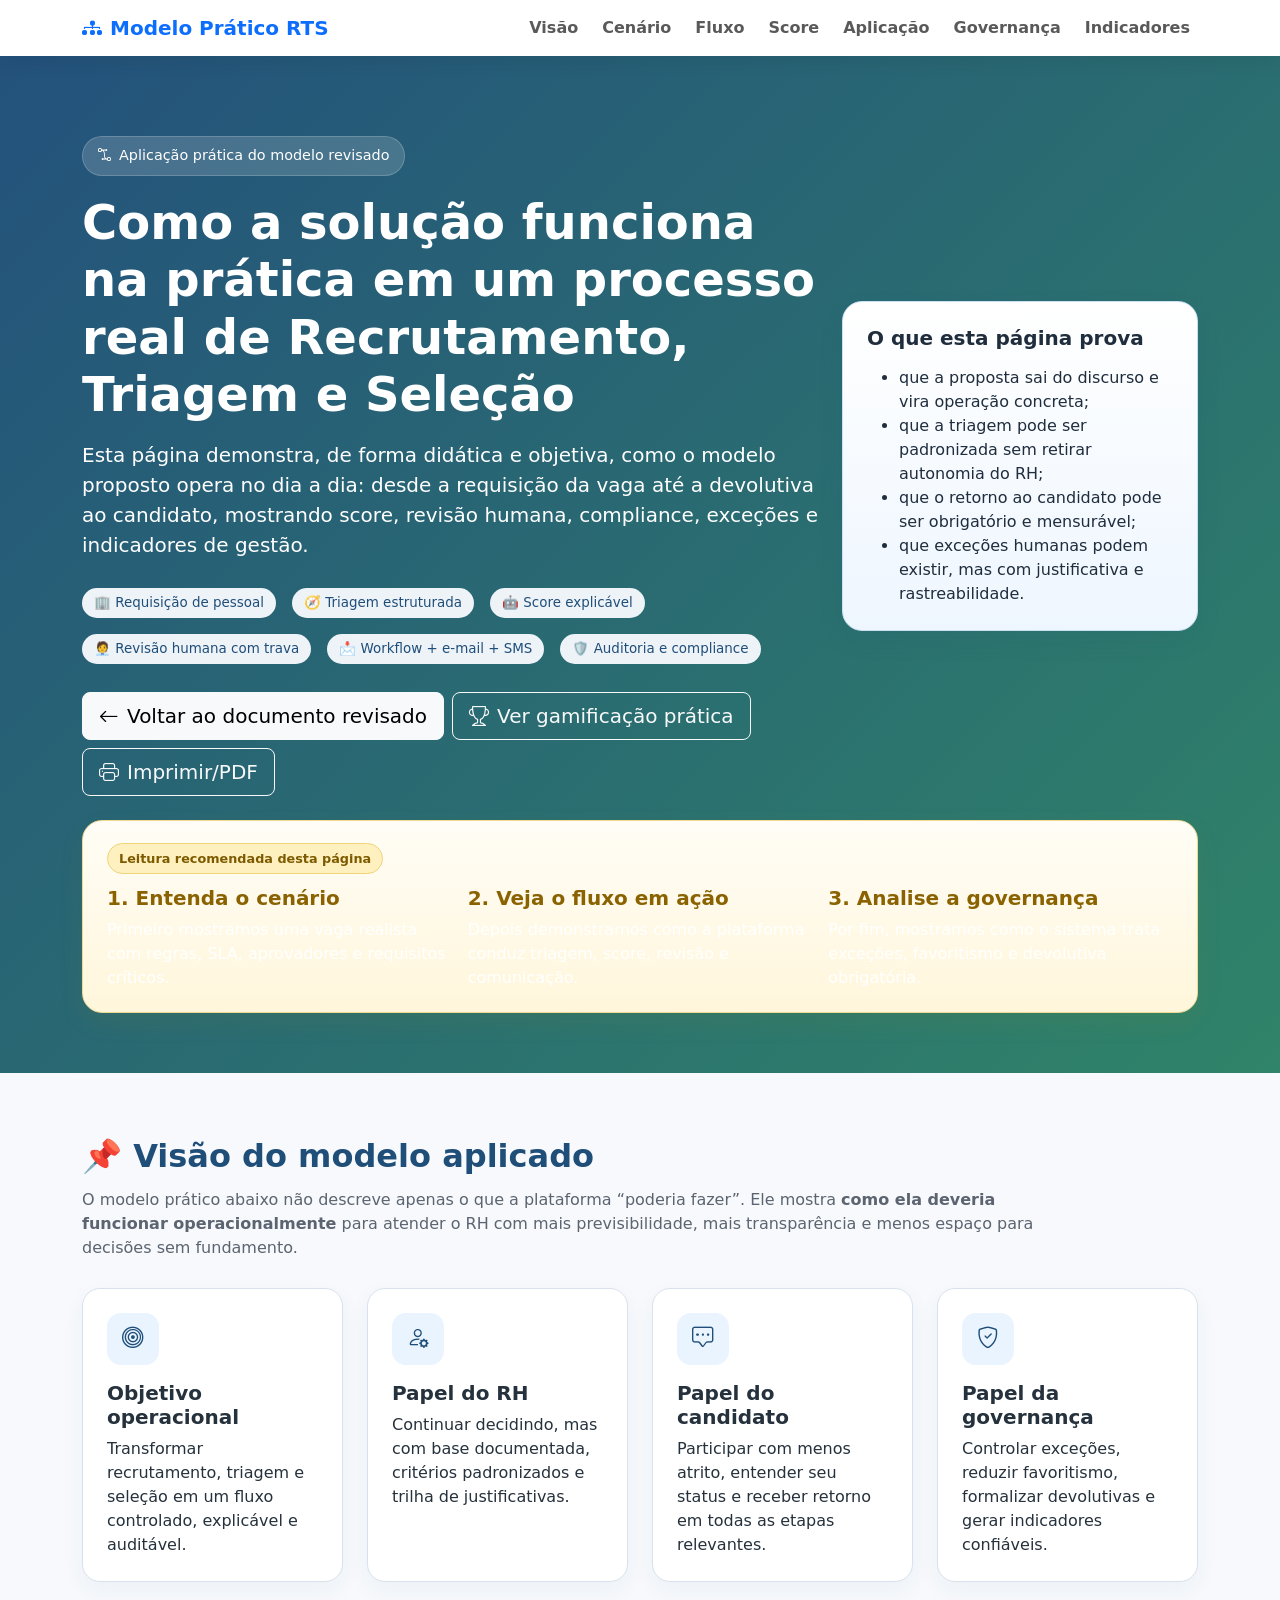
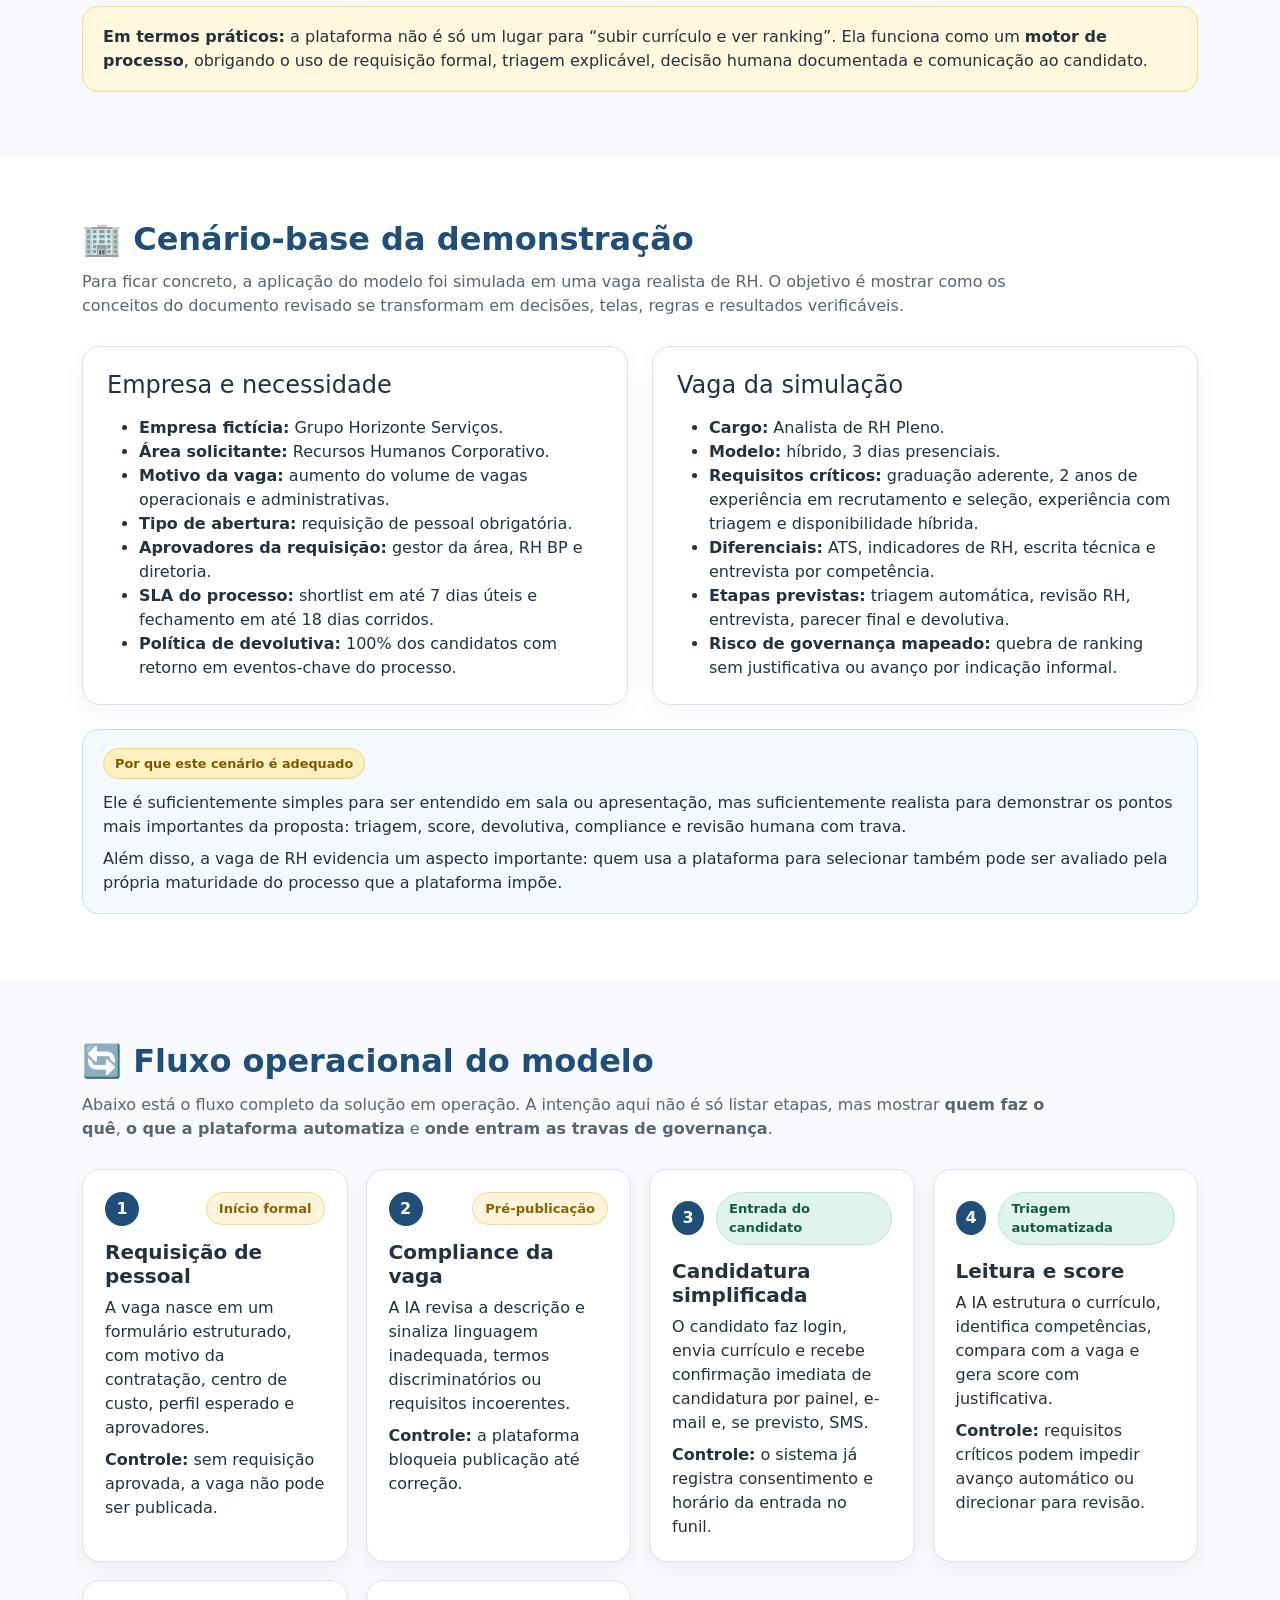
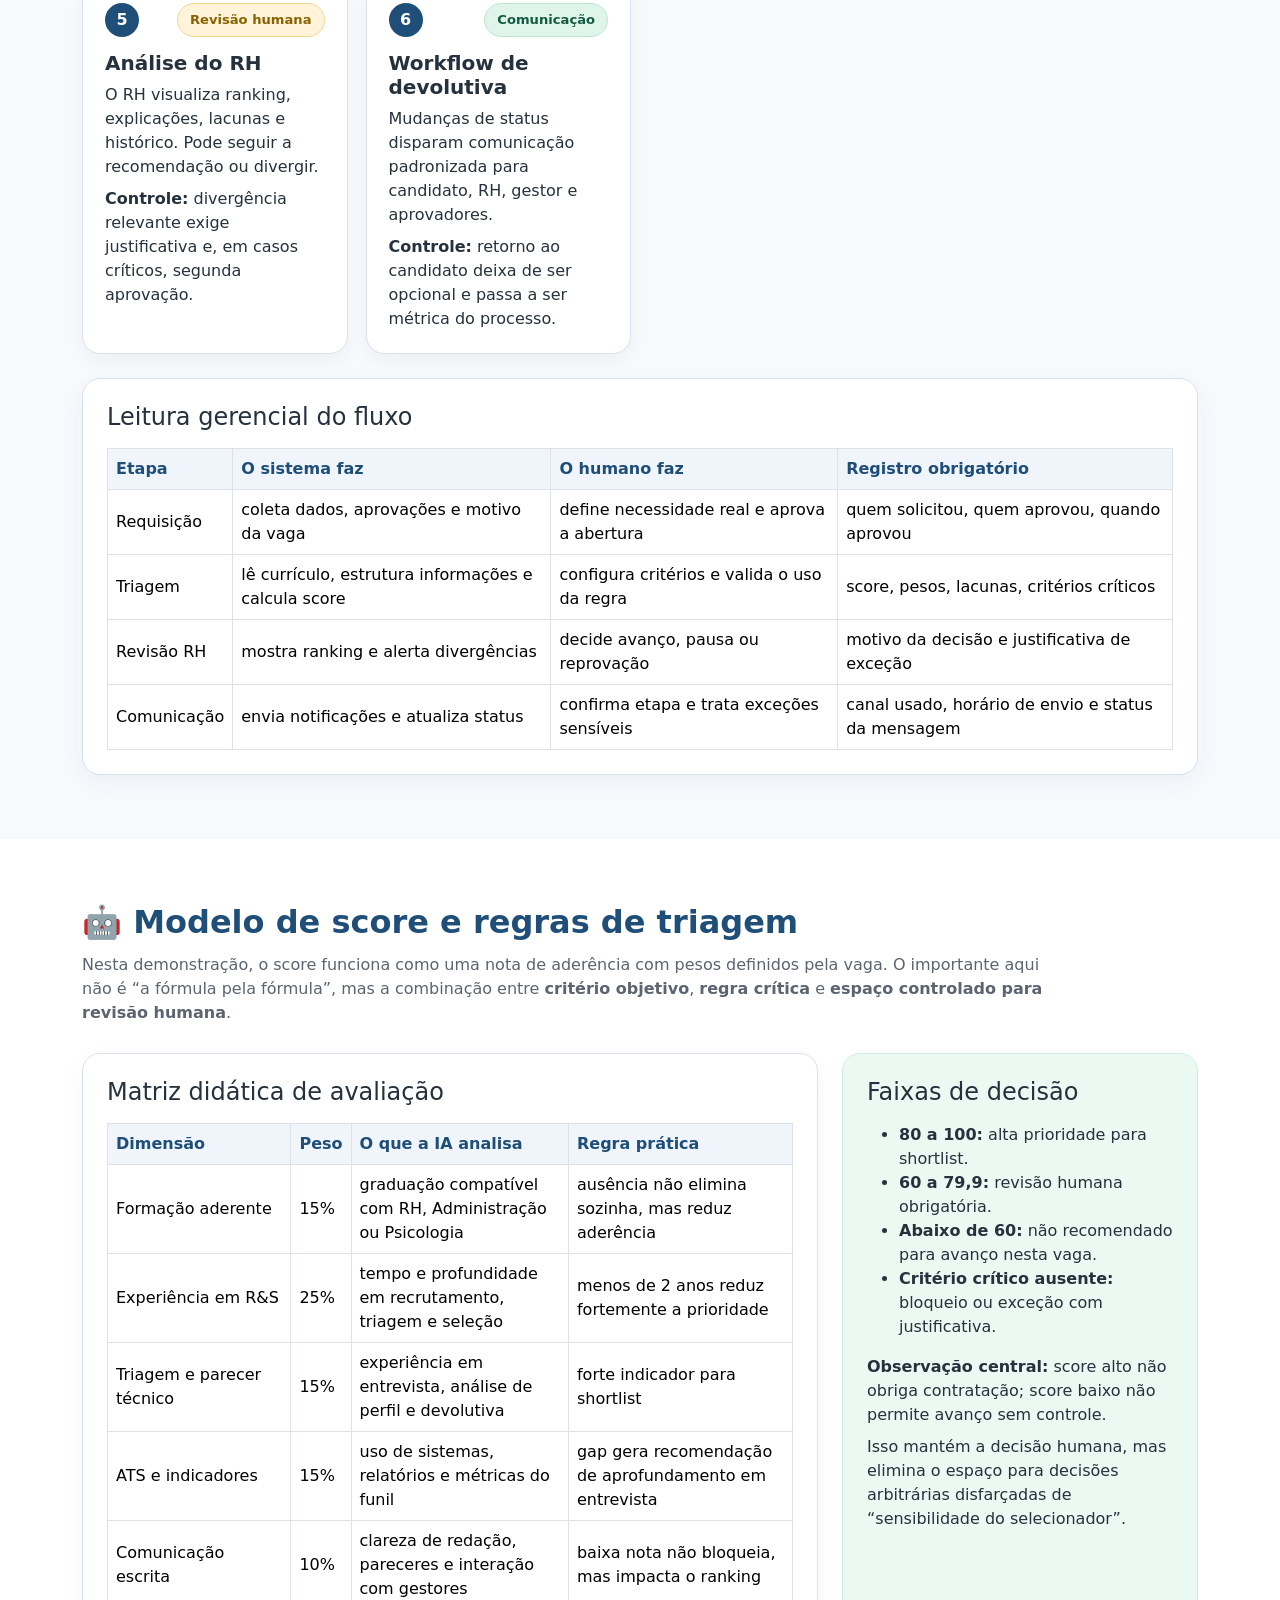
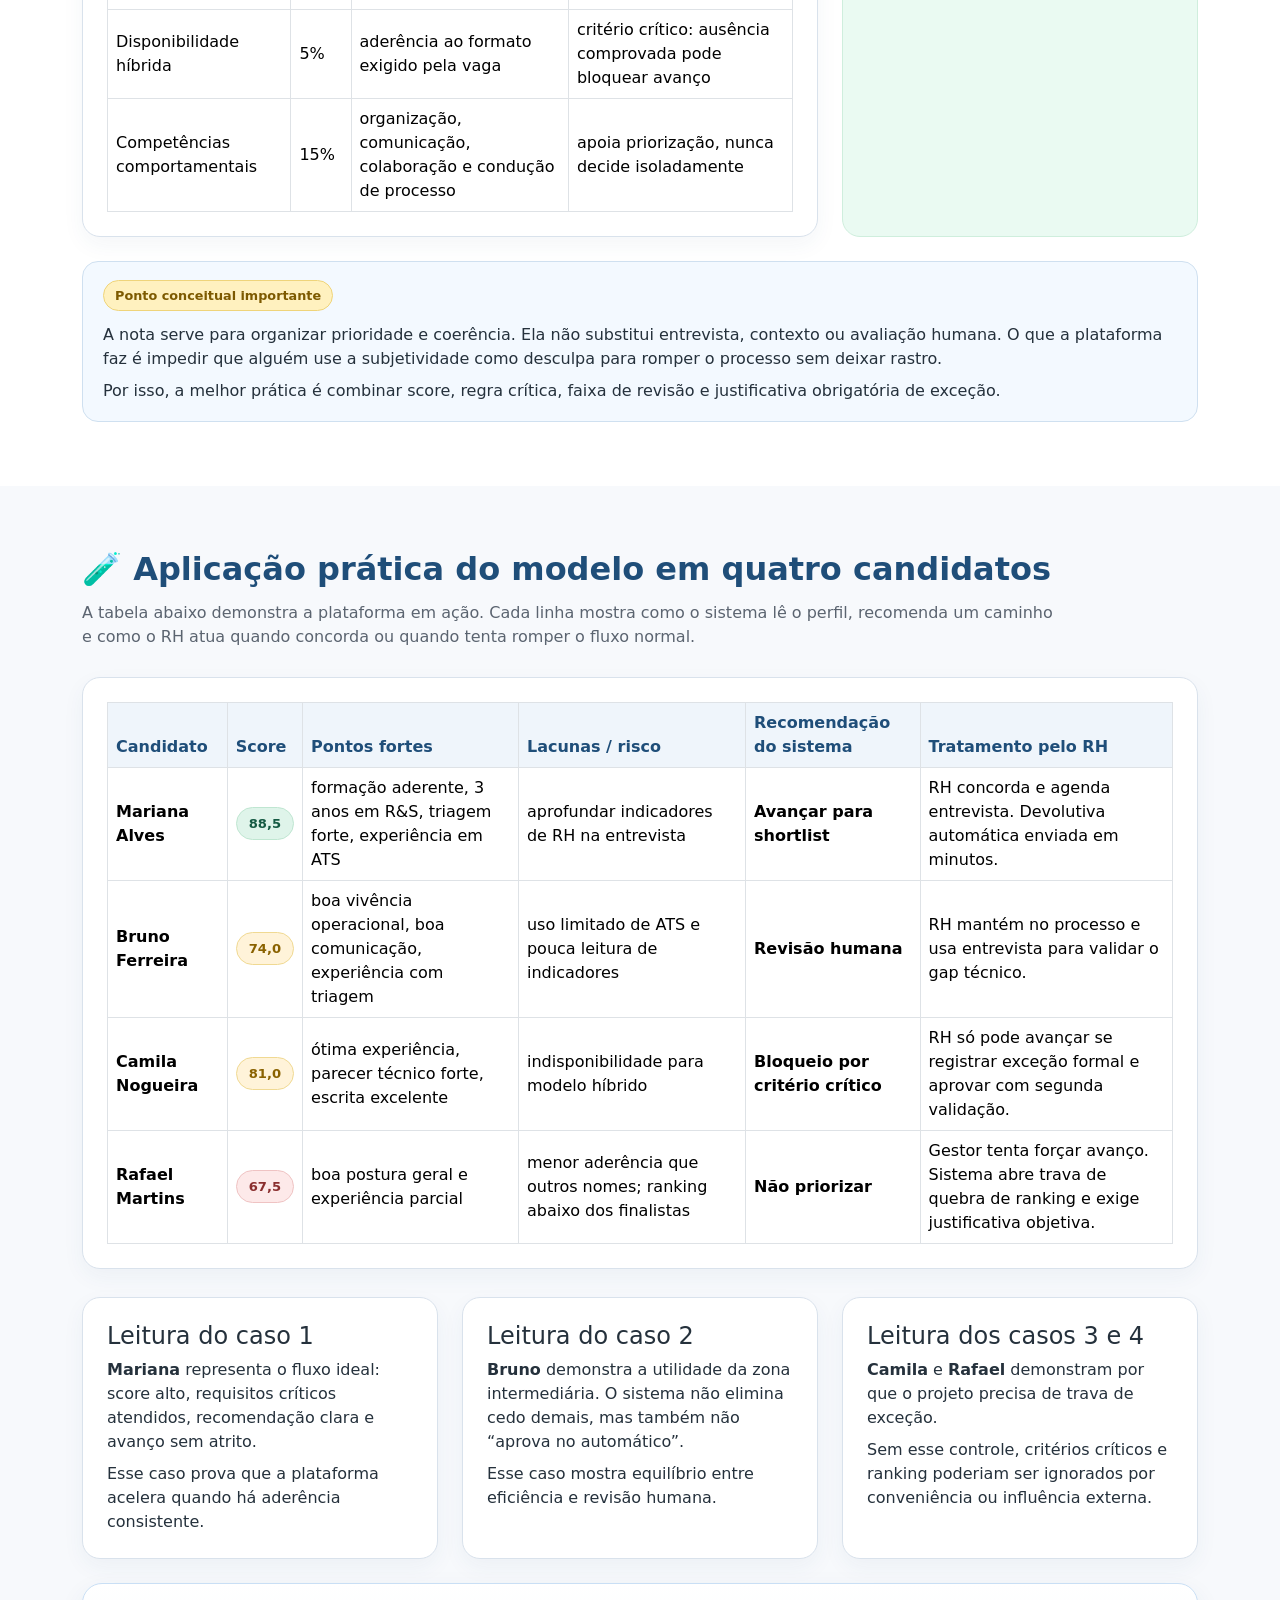
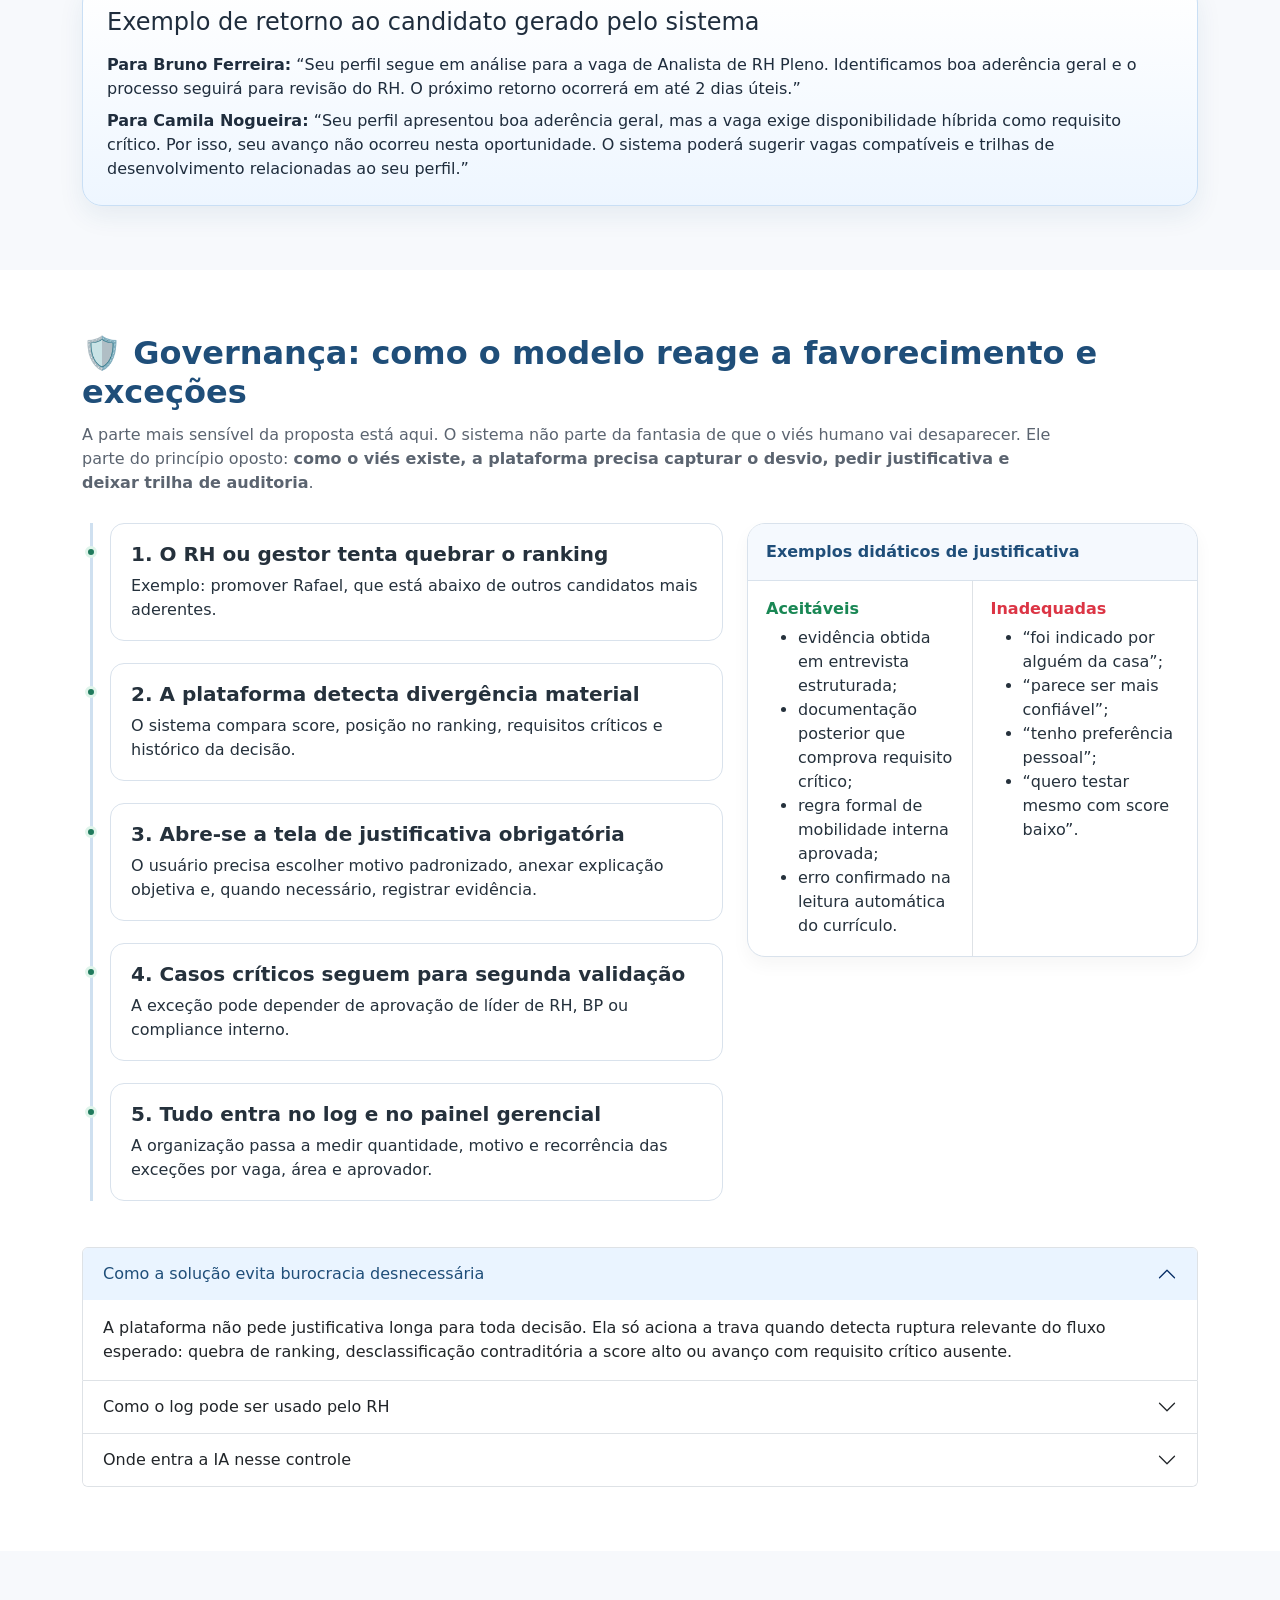
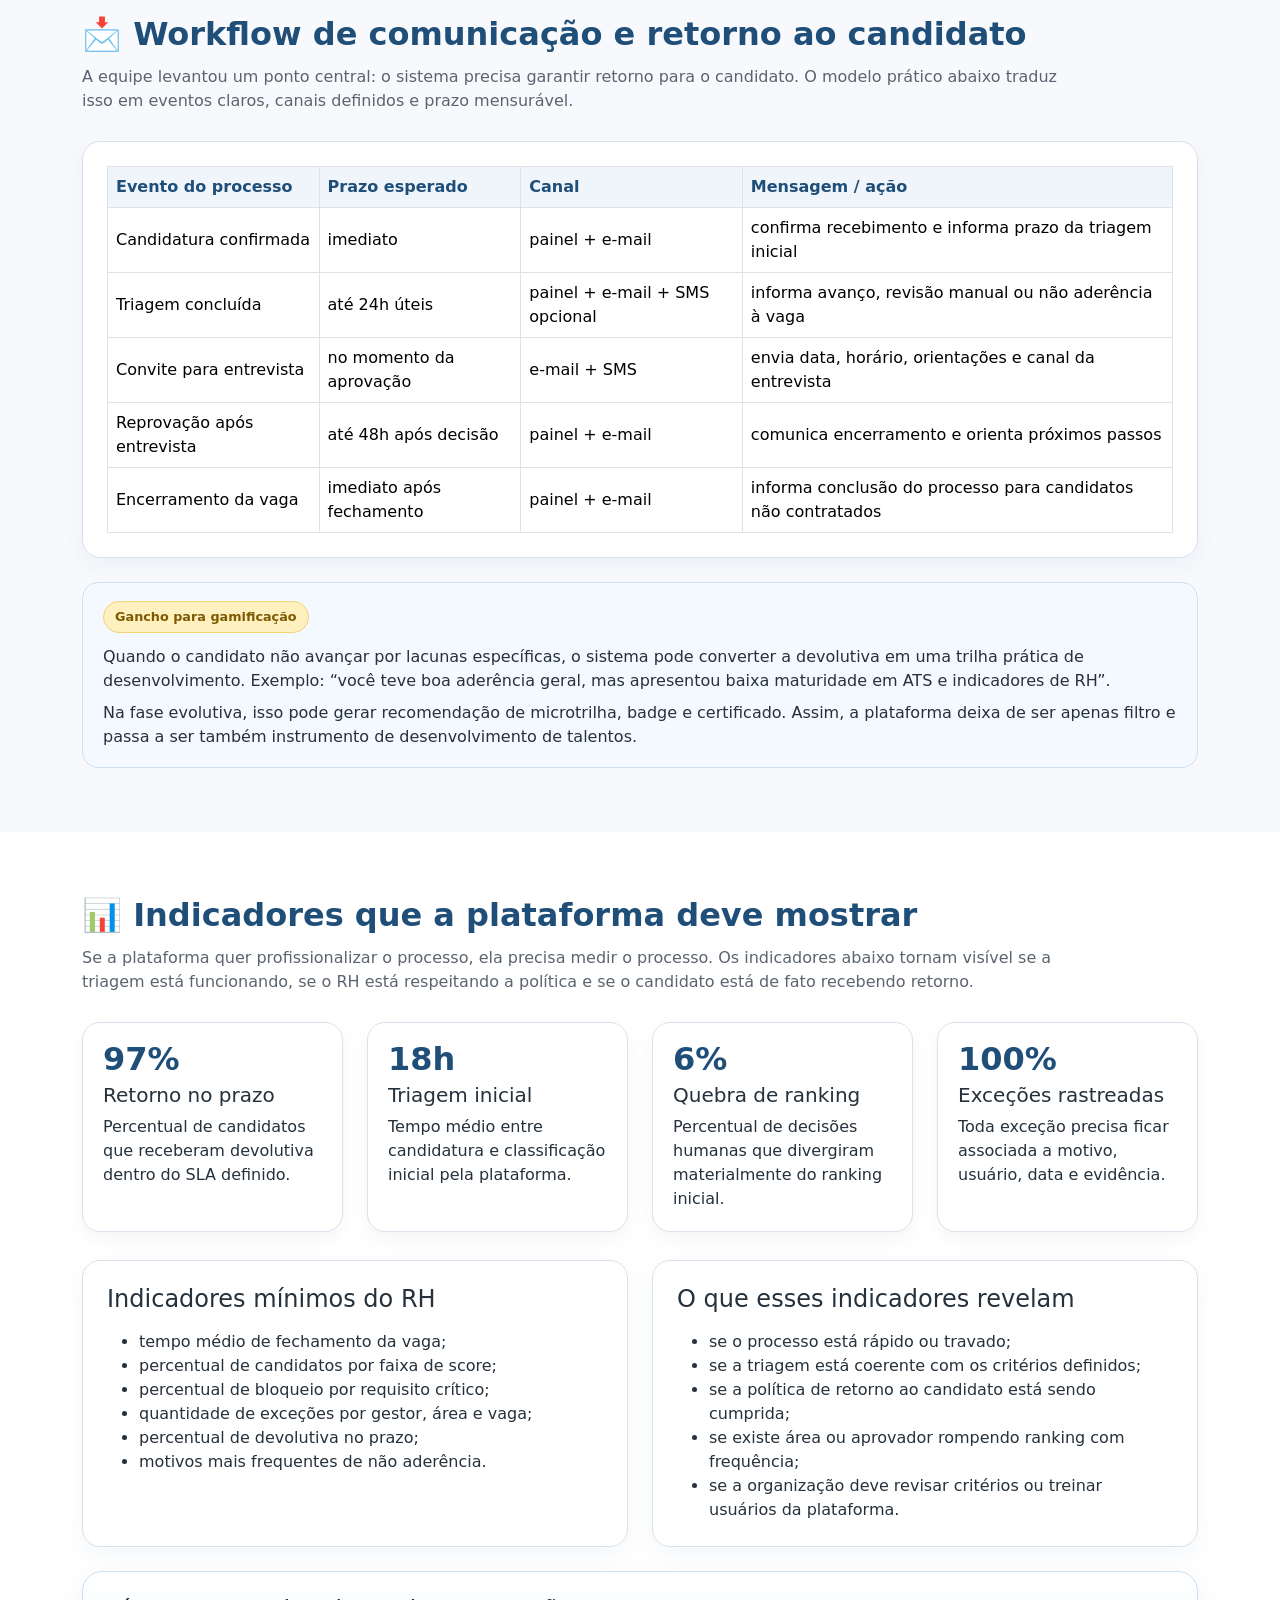
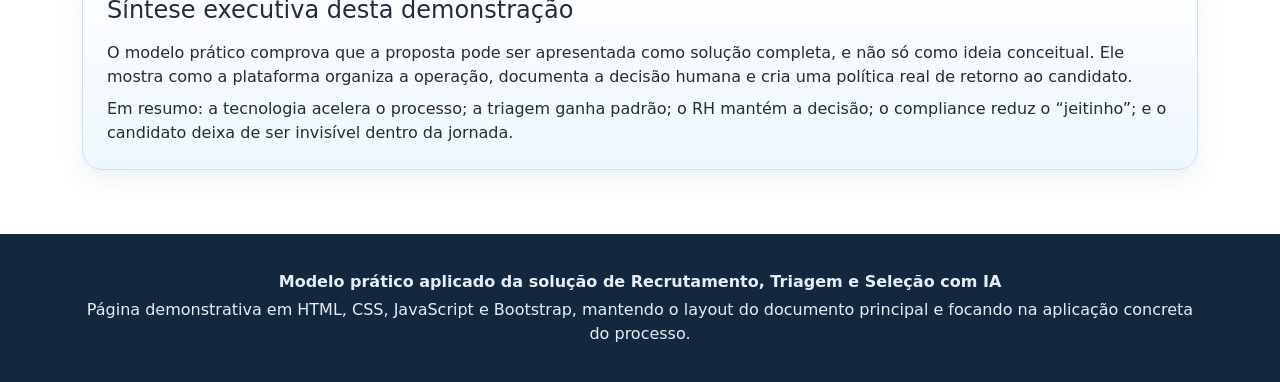
<file: modelo-pratico.html>
<!DOCTYPE html>
<html lang="pt-BR">
<head>
  <meta charset="UTF-8">
  <meta name="viewport" content="width=device-width, initial-scale=1.0">
  <title>Modelo Prático Aplicado - Recrutamento, Triagem e Seleção com IA</title>
  <link href="https://cdn.jsdelivr.net/npm/bootstrap@5.3.3/dist/css/bootstrap.min.css" rel="stylesheet">
  <link href="https://cdn.jsdelivr.net/npm/bootstrap-icons@1.11.3/font/bootstrap-icons.min.css" rel="stylesheet">
  <style>
    :root {
      --azul: #1f4e79;
      --azul-claro: #eaf4ff;
      --verde: #1f7a5c;
      --verde-claro: #eafaf2;
      --dourado: #b58900;
      --vermelho: #b84a4a;
      --cinza: #5b6470;
      --fundo: #f7f9fc;
      --card: #ffffff;
      --borda: #d9e2ec;
    }

    body {
      background: var(--fundo);
      color: #25313c;
      scroll-behavior: smooth;
    }

    .hero {
      background: linear-gradient(135deg, rgba(31,78,121,0.98), rgba(31,122,92,0.92));
      color: white;
      padding: 80px 0 60px;
    }

    .hero .badge-custom {
      background: rgba(255,255,255,0.16);
      border: 1px solid rgba(255,255,255,0.18);
      color: white;
      padding: 8px 14px;
      border-radius: 999px;
      display: inline-block;
      margin-bottom: 18px;
      font-size: 0.9rem;
    }

    .secao {
      padding: 64px 0;
    }

    .titulo-secao {
      color: var(--azul);
      font-weight: 800;
      margin-bottom: 12px;
    }

    .subtitulo-secao {
      color: var(--cinza);
      max-width: 980px;
      margin-bottom: 28px;
    }

    .card-box {
      background: var(--card);
      border: 1px solid var(--borda);
      border-radius: 18px;
      padding: 24px;
      height: 100%;
      box-shadow: 0 8px 22px rgba(31, 78, 121, 0.05);
    }

    .icone-box {
      width: 52px;
      height: 52px;
      border-radius: 14px;
      display: flex;
      align-items: center;
      justify-content: center;
      font-size: 1.35rem;
      margin-bottom: 16px;
      background: var(--azul-claro);
      color: var(--azul);
    }

    .mini-tag {
      background: #eef3f8;
      color: var(--azul);
      border-radius: 999px;
      padding: 5px 12px;
      font-size: 0.84rem;
      display: inline-block;
      margin: 4px 8px 4px 0;
    }

    .box-destaque {
      background: linear-gradient(180deg, #ffffff, #eef6ff);
      border: 1px solid #c9dff5;
      border-radius: 20px;
      padding: 24px;
      color: #1f2d3d;
      box-shadow: 0 10px 26px rgba(31, 78, 121, 0.08);
    }

    .box-destaque h4,
    .box-destaque h5,
    .box-destaque p,
    .box-destaque li {
      color: #1f2d3d;
    }

    .painel-ajuste {
      background: linear-gradient(180deg, #fffdf6, #fff6db);
      border: 1px solid #f0d992;
      border-radius: 20px;
      padding: 22px 24px;
      box-shadow: 0 10px 26px rgba(181, 137, 0, 0.08);
    }

    .painel-ajuste h4,
    .painel-ajuste h5 {
      color: #8a6200;
    }

    .selo-ajuste {
      display: inline-block;
      background: #fff1bf;
      color: #7d5a00;
      border: 1px solid #efd47a;
      border-radius: 999px;
      padding: 5px 11px;
      font-size: 0.8rem;
      font-weight: 700;
      margin-bottom: 12px;
    }

    .nota-explicativa {
      background: #f3f9ff;
      border: 1px solid #cfe0f0;
      border-radius: 16px;
      padding: 18px 20px;
    }

    .nota-explicativa h5,
    .nota-explicativa h6 {
      color: var(--azul);
    }

    .passo {
      border-left: 5px solid var(--azul);
      background: white;
      border-radius: 0 16px 16px 0;
      padding: 20px 22px;
      box-shadow: 0 8px 20px rgba(0,0,0,0.04);
      margin-bottom: 18px;
    }

    .passo .numero {
      display: inline-flex;
      width: 34px;
      height: 34px;
      align-items: center;
      justify-content: center;
      border-radius: 50%;
      background: var(--azul);
      color: white;
      font-weight: 700;
      margin-right: 10px;
    }

    .quadro-resumo {
      background: var(--verde-claro);
      border: 1px solid #cfeedd;
      border-radius: 18px;
      padding: 24px;
    }

    .alerta-orientativo {
      background: #fff8df;
      border: 1px solid #f0de8a;
      border-radius: 16px;
      padding: 18px 20px;
    }

    .kpi-box {
      background: white;
      border: 1px solid var(--borda);
      border-radius: 18px;
      padding: 20px;
      box-shadow: 0 8px 20px rgba(0,0,0,0.04);
      height: 100%;
    }

    .kpi-box .valor {
      font-size: 2rem;
      font-weight: 800;
      color: var(--azul);
      line-height: 1;
    }

    .linha-tempo {
      position: relative;
      padding-left: 28px;
    }

    .linha-tempo::before {
      content: '';
      position: absolute;
      left: 8px;
      top: 0;
      bottom: 0;
      width: 3px;
      background: #cfe0f0;
    }

    .evento {
      position: relative;
      margin-bottom: 22px;
      background: white;
      padding: 18px 20px;
      border-radius: 14px;
      border: 1px solid var(--borda);
    }

    .evento::before {
      content: '';
      position: absolute;
      left: -26px;
      top: 22px;
      width: 12px;
      height: 12px;
      border-radius: 50%;
      background: var(--verde);
      border: 3px solid #dff4ea;
    }

    .tabela-simples th {
      background: #eff5fb;
      color: var(--azul);
    }

    .badge-score {
      border-radius: 999px;
      padding: 6px 12px;
      font-weight: 700;
      font-size: 0.82rem;
      display: inline-block;
    }

    .score-alto {
      background: #dff4ea;
      color: #155a43;
      border: 1px solid #bfe6d1;
    }

    .score-medio {
      background: #fff3d9;
      color: #8a6200;
      border: 1px solid #f0d992;
    }

    .score-baixo {
      background: #fde9e9;
      color: #8a2e2e;
      border: 1px solid #efc3c3;
    }

    .status-ok {
      color: #155a43;
      font-weight: 700;
    }

    .status-alerta {
      color: #8a6200;
      font-weight: 700;
    }

    .status-risco {
      color: #8a2e2e;
      font-weight: 700;
    }

    .fluxo-grid {
      display: grid;
      grid-template-columns: repeat(auto-fit, minmax(240px, 1fr));
      gap: 18px;
    }

    .fluxo-card {
      background: white;
      border: 1px solid var(--borda);
      border-radius: 18px;
      padding: 22px;
      box-shadow: 0 8px 18px rgba(0,0,0,0.04);
    }

    .fluxo-card .topo {
      display: flex;
      align-items: center;
      justify-content: space-between;
      gap: 12px;
      margin-bottom: 14px;
    }

    .fluxo-card .numero {
      width: 34px;
      height: 34px;
      border-radius: 50%;
      display: inline-flex;
      align-items: center;
      justify-content: center;
      background: var(--azul);
      color: white;
      font-weight: 800;
    }

    .quadro-comparativo {
      border: 1px solid var(--borda);
      border-radius: 18px;
      overflow: hidden;
      background: white;
      box-shadow: 0 8px 18px rgba(0,0,0,0.04);
    }

    .quadro-comparativo .coluna-titulo {
      background: #f5f9fe;
      color: var(--azul);
      font-weight: 800;
      padding: 16px 18px;
      border-bottom: 1px solid var(--borda);
    }

    .quadro-comparativo .coluna-corpo {
      padding: 18px;
    }

    .accordion-button:not(.collapsed) {
      background: var(--azul-claro);
      color: var(--azul);
      box-shadow: none;
    }

    .navbar {
      box-shadow: 0 8px 18px rgba(0,0,0,0.06);
    }

    .navbar-brand,
    .nav-link {
      font-weight: 600;
    }

    .footer {
      background: #11283f;
      color: #e7eef5;
      padding: 36px 0;
    }

    .btn-topo {
      position: fixed;
      right: 18px;
      bottom: 18px;
      z-index: 999;
      border-radius: 999px;
      width: 48px;
      height: 48px;
      display: none;
      align-items: center;
      justify-content: center;
      box-shadow: 0 8px 20px rgba(0,0,0,0.15);
    }
  </style>
</head>
<body>
  <nav class="navbar navbar-expand-lg navbar-light bg-white sticky-top">
    <div class="container">
      <a class="navbar-brand text-primary" href="#topo"><i class="bi bi-diagram-3-fill me-2"></i>Modelo Prático RTS</a>
      <button class="navbar-toggler" type="button" data-bs-toggle="collapse" data-bs-target="#menuPrincipal">
        <span class="navbar-toggler-icon"></span>
      </button>
      <div class="collapse navbar-collapse" id="menuPrincipal">
        <ul class="navbar-nav ms-auto gap-lg-2">
          <li class="nav-item"><a class="nav-link" href="#visao">Visão</a></li>
          <li class="nav-item"><a class="nav-link" href="#cenario">Cenário</a></li>
          <li class="nav-item"><a class="nav-link" href="#fluxo">Fluxo</a></li>
          <li class="nav-item"><a class="nav-link" href="#score">Score</a></li>
          <li class="nav-item"><a class="nav-link" href="#aplicacao">Aplicação</a></li>
          <li class="nav-item"><a class="nav-link" href="#governanca">Governança</a></li>
          <li class="nav-item"><a class="nav-link" href="#indicadores">Indicadores</a></li>
        </ul>
      </div>
    </div>
  </nav>

  <header class="hero" id="topo">
    <div class="container">
      <div class="row align-items-center g-4">
        <div class="col-lg-8">
          <span class="badge-custom"><i class="bi bi-bezier2 me-2"></i>Aplicação prática do modelo revisado</span>
          <h1 class="display-5 fw-bold mb-3">Como a solução funciona na prática em um processo real de Recrutamento, Triagem e Seleção</h1>
          <p class="lead mb-4">Esta página demonstra, de forma didática e objetiva, <strong>como o modelo proposto opera no dia a dia</strong>: desde a requisição da vaga até a devolutiva ao candidato, mostrando score, revisão humana, compliance, exceções e indicadores de gestão.</p>
          <div class="d-flex flex-wrap gap-2">
            <span class="mini-tag">🏢 Requisição de pessoal</span>
            <span class="mini-tag">🧭 Triagem estruturada</span>
            <span class="mini-tag">🤖 Score explicável</span>
            <span class="mini-tag">🧑‍💼 Revisão humana com trava</span>
            <span class="mini-tag">📩 Workflow + e-mail + SMS</span>
            <span class="mini-tag">🛡️ Auditoria e compliance</span>
          </div>
          <div class="mt-4 d-flex flex-wrap gap-2">
            <a class="btn btn-light btn-lg" href="ia-revisada.html"><i class="bi bi-arrow-left me-2"></i>Voltar ao documento revisado</a>
            <a class="btn btn-outline-light btn-lg" href="gamificacao-pratica.html"><i class="bi bi-trophy me-2"></i>Ver gamificação prática</a>
            <button class="btn btn-outline-light btn-lg" onclick="window.print()"><i class="bi bi-printer me-2"></i>Imprimir/PDF</button>
          </div>
        </div>
        <div class="col-lg-4">
          <div class="box-destaque">
            <h5 class="fw-bold mb-3">O que esta página prova</h5>
            <ul class="mb-0">
              <li>que a proposta sai do discurso e vira operação concreta;</li>
              <li>que a triagem pode ser padronizada sem retirar autonomia do RH;</li>
              <li>que o retorno ao candidato pode ser obrigatório e mensurável;</li>
              <li>que exceções humanas podem existir, mas com justificativa e rastreabilidade.</li>
            </ul>
          </div>
        </div>
      </div>

      <div class="painel-ajuste mt-4">
        <span class="selo-ajuste">Leitura recomendada desta página</span>
        <div class="row g-3">
          <div class="col-md-4">
            <h5 class="fw-bold mb-2">1. Entenda o cenário</h5>
            <p class="mb-0">Primeiro mostramos uma vaga realista com regras, SLA, aprovadores e requisitos críticos.</p>
          </div>
          <div class="col-md-4">
            <h5 class="fw-bold mb-2">2. Veja o fluxo em ação</h5>
            <p class="mb-0">Depois demonstramos como a plataforma conduz triagem, score, revisão e comunicação.</p>
          </div>
          <div class="col-md-4">
            <h5 class="fw-bold mb-2">3. Analise a governança</h5>
            <p class="mb-0">Por fim, mostramos como o sistema trata exceções, favoritismo e devolutiva obrigatória.</p>
          </div>
        </div>
      </div>
    </div>
  </header>

  <main>
    <section class="secao" id="visao">
      <div class="container">
        <h2 class="titulo-secao">📌 Visão do modelo aplicado</h2>
        <p class="subtitulo-secao">O modelo prático abaixo não descreve apenas o que a plataforma “poderia fazer”. Ele mostra <strong>como ela deveria funcionar operacionalmente</strong> para atender o RH com mais previsibilidade, mais transparência e menos espaço para decisões sem fundamento.</p>

        <div class="row g-4">
          <div class="col-md-6 col-xl-3">
            <div class="card-box">
              <div class="icone-box"><i class="bi bi-bullseye"></i></div>
              <h5 class="fw-bold">Objetivo operacional</h5>
              <p class="mb-0">Transformar recrutamento, triagem e seleção em um fluxo controlado, explicável e auditável.</p>
            </div>
          </div>
          <div class="col-md-6 col-xl-3">
            <div class="card-box">
              <div class="icone-box"><i class="bi bi-person-gear"></i></div>
              <h5 class="fw-bold">Papel do RH</h5>
              <p class="mb-0">Continuar decidindo, mas com base documentada, critérios padronizados e trilha de justificativas.</p>
            </div>
          </div>
          <div class="col-md-6 col-xl-3">
            <div class="card-box">
              <div class="icone-box"><i class="bi bi-chat-square-dots"></i></div>
              <h5 class="fw-bold">Papel do candidato</h5>
              <p class="mb-0">Participar com menos atrito, entender seu status e receber retorno em todas as etapas relevantes.</p>
            </div>
          </div>
          <div class="col-md-6 col-xl-3">
            <div class="card-box">
              <div class="icone-box"><i class="bi bi-shield-check"></i></div>
              <h5 class="fw-bold">Papel da governança</h5>
              <p class="mb-0">Controlar exceções, reduzir favoritismo, formalizar devolutivas e gerar indicadores confiáveis.</p>
            </div>
          </div>
        </div>

        <div class="alerta-orientativo mt-4">
          <strong>Em termos práticos:</strong> a plataforma não é só um lugar para “subir currículo e ver ranking”. Ela funciona como um <strong>motor de processo</strong>, obrigando o uso de requisição formal, triagem explicável, decisão humana documentada e comunicação ao candidato.
        </div>
      </div>
    </section>

    <section class="secao bg-white" id="cenario">
      <div class="container">
        <h2 class="titulo-secao">🏢 Cenário-base da demonstração</h2>
        <p class="subtitulo-secao">Para ficar concreto, a aplicação do modelo foi simulada em uma vaga realista de RH. O objetivo é mostrar como os conceitos do documento revisado se transformam em decisões, telas, regras e resultados verificáveis.</p>

        <div class="row g-4">
          <div class="col-lg-6">
            <div class="card-box h-100">
              <h4 class="mb-3">Empresa e necessidade</h4>
              <ul class="mb-0">
                <li><strong>Empresa fictícia:</strong> Grupo Horizonte Serviços.</li>
                <li><strong>Área solicitante:</strong> Recursos Humanos Corporativo.</li>
                <li><strong>Motivo da vaga:</strong> aumento do volume de vagas operacionais e administrativas.</li>
                <li><strong>Tipo de abertura:</strong> requisição de pessoal obrigatória.</li>
                <li><strong>Aprovadores da requisição:</strong> gestor da área, RH BP e diretoria.</li>
                <li><strong>SLA do processo:</strong> shortlist em até 7 dias úteis e fechamento em até 18 dias corridos.</li>
                <li><strong>Política de devolutiva:</strong> 100% dos candidatos com retorno em eventos-chave do processo.</li>
              </ul>
            </div>
          </div>
          <div class="col-lg-6">
            <div class="card-box h-100">
              <h4 class="mb-3">Vaga da simulação</h4>
              <ul class="mb-0">
                <li><strong>Cargo:</strong> Analista de RH Pleno.</li>
                <li><strong>Modelo:</strong> híbrido, 3 dias presenciais.</li>
                <li><strong>Requisitos críticos:</strong> graduação aderente, 2 anos de experiência em recrutamento e seleção, experiência com triagem e disponibilidade híbrida.</li>
                <li><strong>Diferenciais:</strong> ATS, indicadores de RH, escrita técnica e entrevista por competência.</li>
                <li><strong>Etapas previstas:</strong> triagem automática, revisão RH, entrevista, parecer final e devolutiva.</li>
                <li><strong>Risco de governança mapeado:</strong> quebra de ranking sem justificativa ou avanço por indicação informal.</li>
              </ul>
            </div>
          </div>
        </div>

        <div class="nota-explicativa mt-4">
          <span class="selo-ajuste">Por que este cenário é adequado</span>
          <p class="mb-2">Ele é suficientemente simples para ser entendido em sala ou apresentação, mas suficientemente realista para demonstrar os pontos mais importantes da proposta: triagem, score, devolutiva, compliance e revisão humana com trava.</p>
          <p class="mb-0">Além disso, a vaga de RH evidencia um aspecto importante: quem usa a plataforma para selecionar também pode ser avaliado pela própria maturidade do processo que a plataforma impõe.</p>
        </div>
      </div>
    </section>

    <section class="secao" id="fluxo">
      <div class="container">
        <h2 class="titulo-secao">🔄 Fluxo operacional do modelo</h2>
        <p class="subtitulo-secao">Abaixo está o fluxo completo da solução em operação. A intenção aqui não é só listar etapas, mas mostrar <strong>quem faz o quê</strong>, <strong>o que a plataforma automatiza</strong> e <strong>onde entram as travas de governança</strong>.</p>

        <div class="fluxo-grid">
          <div class="fluxo-card">
            <div class="topo">
              <span class="numero">1</span>
              <span class="badge-score score-medio">Início formal</span>
            </div>
            <h5 class="fw-bold">Requisição de pessoal</h5>
            <p class="mb-2">A vaga nasce em um formulário estruturado, com motivo da contratação, centro de custo, perfil esperado e aprovadores.</p>
            <p class="mb-0"><strong>Controle:</strong> sem requisição aprovada, a vaga não pode ser publicada.</p>
          </div>

          <div class="fluxo-card">
            <div class="topo">
              <span class="numero">2</span>
              <span class="badge-score score-medio">Pré-publicação</span>
            </div>
            <h5 class="fw-bold">Compliance da vaga</h5>
            <p class="mb-2">A IA revisa a descrição e sinaliza linguagem inadequada, termos discriminatórios ou requisitos incoerentes.</p>
            <p class="mb-0"><strong>Controle:</strong> a plataforma bloqueia publicação até correção.</p>
          </div>

          <div class="fluxo-card">
            <div class="topo">
              <span class="numero">3</span>
              <span class="badge-score score-alto">Entrada do candidato</span>
            </div>
            <h5 class="fw-bold">Candidatura simplificada</h5>
            <p class="mb-2">O candidato faz login, envia currículo e recebe confirmação imediata de candidatura por painel, e-mail e, se previsto, SMS.</p>
            <p class="mb-0"><strong>Controle:</strong> o sistema já registra consentimento e horário da entrada no funil.</p>
          </div>

          <div class="fluxo-card">
            <div class="topo">
              <span class="numero">4</span>
              <span class="badge-score score-alto">Triagem automatizada</span>
            </div>
            <h5 class="fw-bold">Leitura e score</h5>
            <p class="mb-2">A IA estrutura o currículo, identifica competências, compara com a vaga e gera score com justificativa.</p>
            <p class="mb-0"><strong>Controle:</strong> requisitos críticos podem impedir avanço automático ou direcionar para revisão.</p>
          </div>

          <div class="fluxo-card">
            <div class="topo">
              <span class="numero">5</span>
              <span class="badge-score score-medio">Revisão humana</span>
            </div>
            <h5 class="fw-bold">Análise do RH</h5>
            <p class="mb-2">O RH visualiza ranking, explicações, lacunas e histórico. Pode seguir a recomendação ou divergir.</p>
            <p class="mb-0"><strong>Controle:</strong> divergência relevante exige justificativa e, em casos críticos, segunda aprovação.</p>
          </div>

          <div class="fluxo-card">
            <div class="topo">
              <span class="numero">6</span>
              <span class="badge-score score-alto">Comunicação</span>
            </div>
            <h5 class="fw-bold">Workflow de devolutiva</h5>
            <p class="mb-2">Mudanças de status disparam comunicação padronizada para candidato, RH, gestor e aprovadores.</p>
            <p class="mb-0"><strong>Controle:</strong> retorno ao candidato deixa de ser opcional e passa a ser métrica do processo.</p>
          </div>
        </div>

        <div class="mt-4 card-box">
          <h4 class="mb-3">Leitura gerencial do fluxo</h4>
          <div class="table-responsive">
            <table class="table table-bordered align-middle tabela-simples mb-0">
              <thead>
                <tr>
                  <th>Etapa</th>
                  <th>O sistema faz</th>
                  <th>O humano faz</th>
                  <th>Registro obrigatório</th>
                </tr>
              </thead>
              <tbody>
                <tr>
                  <td>Requisição</td>
                  <td>coleta dados, aprovações e motivo da vaga</td>
                  <td>define necessidade real e aprova a abertura</td>
                  <td>quem solicitou, quem aprovou, quando aprovou</td>
                </tr>
                <tr>
                  <td>Triagem</td>
                  <td>lê currículo, estrutura informações e calcula score</td>
                  <td>configura critérios e valida o uso da regra</td>
                  <td>score, pesos, lacunas, critérios críticos</td>
                </tr>
                <tr>
                  <td>Revisão RH</td>
                  <td>mostra ranking e alerta divergências</td>
                  <td>decide avanço, pausa ou reprovação</td>
                  <td>motivo da decisão e justificativa de exceção</td>
                </tr>
                <tr>
                  <td>Comunicação</td>
                  <td>envia notificações e atualiza status</td>
                  <td>confirma etapa e trata exceções sensíveis</td>
                  <td>canal usado, horário de envio e status da mensagem</td>
                </tr>
              </tbody>
            </table>
          </div>
        </div>
      </div>
    </section>

    <section class="secao bg-white" id="score">
      <div class="container">
        <h2 class="titulo-secao">🤖 Modelo de score e regras de triagem</h2>
        <p class="subtitulo-secao">Nesta demonstração, o score funciona como uma nota de aderência com pesos definidos pela vaga. O importante aqui não é “a fórmula pela fórmula”, mas a combinação entre <strong>critério objetivo</strong>, <strong>regra crítica</strong> e <strong>espaço controlado para revisão humana</strong>.</p>

        <div class="row g-4">
          <div class="col-lg-8">
            <div class="card-box h-100">
              <h4 class="mb-3">Matriz didática de avaliação</h4>
              <div class="table-responsive">
                <table class="table table-bordered align-middle tabela-simples mb-0">
                  <thead>
                    <tr>
                      <th>Dimensão</th>
                      <th>Peso</th>
                      <th>O que a IA analisa</th>
                      <th>Regra prática</th>
                    </tr>
                  </thead>
                  <tbody>
                    <tr>
                      <td>Formação aderente</td>
                      <td>15%</td>
                      <td>graduação compatível com RH, Administração ou Psicologia</td>
                      <td>ausência não elimina sozinha, mas reduz aderência</td>
                    </tr>
                    <tr>
                      <td>Experiência em R&S</td>
                      <td>25%</td>
                      <td>tempo e profundidade em recrutamento, triagem e seleção</td>
                      <td>menos de 2 anos reduz fortemente a prioridade</td>
                    </tr>
                    <tr>
                      <td>Triagem e parecer técnico</td>
                      <td>15%</td>
                      <td>experiência em entrevista, análise de perfil e devolutiva</td>
                      <td>forte indicador para shortlist</td>
                    </tr>
                    <tr>
                      <td>ATS e indicadores</td>
                      <td>15%</td>
                      <td>uso de sistemas, relatórios e métricas do funil</td>
                      <td>gap gera recomendação de aprofundamento em entrevista</td>
                    </tr>
                    <tr>
                      <td>Comunicação escrita</td>
                      <td>10%</td>
                      <td>clareza de redação, pareceres e interação com gestores</td>
                      <td>baixa nota não bloqueia, mas impacta o ranking</td>
                    </tr>
                    <tr>
                      <td>Disponibilidade híbrida</td>
                      <td>5%</td>
                      <td>aderência ao formato exigido pela vaga</td>
                      <td>critério crítico: ausência comprovada pode bloquear avanço</td>
                    </tr>
                    <tr>
                      <td>Competências comportamentais</td>
                      <td>15%</td>
                      <td>organização, comunicação, colaboração e condução de processo</td>
                      <td>apoia priorização, nunca decide isoladamente</td>
                    </tr>
                  </tbody>
                </table>
              </div>
            </div>
          </div>

          <div class="col-lg-4">
            <div class="quadro-resumo h-100">
              <h4 class="mb-3">Faixas de decisão</h4>
              <ul>
                <li><strong>80 a 100:</strong> alta prioridade para shortlist.</li>
                <li><strong>60 a 79,9:</strong> revisão humana obrigatória.</li>
                <li><strong>Abaixo de 60:</strong> não recomendado para avanço nesta vaga.</li>
                <li><strong>Critério crítico ausente:</strong> bloqueio ou exceção com justificativa.</li>
              </ul>
              <p class="mb-2"><strong>Observação central:</strong> score alto não obriga contratação; score baixo não permite avanço sem controle.</p>
              <p class="mb-0">Isso mantém a decisão humana, mas elimina o espaço para decisões arbitrárias disfarçadas de “sensibilidade do selecionador”.</p>
            </div>
          </div>
        </div>

        <div class="nota-explicativa mt-4">
          <span class="selo-ajuste">Ponto conceitual importante</span>
          <p class="mb-2">A nota serve para organizar prioridade e coerência. Ela não substitui entrevista, contexto ou avaliação humana. O que a plataforma faz é impedir que alguém use a subjetividade como desculpa para romper o processo sem deixar rastro.</p>
          <p class="mb-0">Por isso, a melhor prática é combinar score, regra crítica, faixa de revisão e justificativa obrigatória de exceção.</p>
        </div>
      </div>
    </section>

    <section class="secao" id="aplicacao">
      <div class="container">
        <h2 class="titulo-secao">🧪 Aplicação prática do modelo em quatro candidatos</h2>
        <p class="subtitulo-secao">A tabela abaixo demonstra a plataforma em ação. Cada linha mostra como o sistema lê o perfil, recomenda um caminho e como o RH atua quando concorda ou quando tenta romper o fluxo normal.</p>

        <div class="card-box">
          <div class="table-responsive">
            <table class="table table-bordered align-middle tabela-simples mb-0">
              <thead>
                <tr>
                  <th>Candidato</th>
                  <th>Score</th>
                  <th>Pontos fortes</th>
                  <th>Lacunas / risco</th>
                  <th>Recomendação do sistema</th>
                  <th>Tratamento pelo RH</th>
                </tr>
              </thead>
              <tbody>
                <tr>
                  <td><strong>Mariana Alves</strong></td>
                  <td><span class="badge-score score-alto">88,5</span></td>
                  <td>formação aderente, 3 anos em R&S, triagem forte, experiência em ATS</td>
                  <td>aprofundar indicadores de RH na entrevista</td>
                  <td class="status-ok">Avançar para shortlist</td>
                  <td>RH concorda e agenda entrevista. Devolutiva automática enviada em minutos.</td>
                </tr>
                <tr>
                  <td><strong>Bruno Ferreira</strong></td>
                  <td><span class="badge-score score-medio">74,0</span></td>
                  <td>boa vivência operacional, boa comunicação, experiência com triagem</td>
                  <td>uso limitado de ATS e pouca leitura de indicadores</td>
                  <td class="status-alerta">Revisão humana</td>
                  <td>RH mantém no processo e usa entrevista para validar o gap técnico.</td>
                </tr>
                <tr>
                  <td><strong>Camila Nogueira</strong></td>
                  <td><span class="badge-score score-medio">81,0</span></td>
                  <td>ótima experiência, parecer técnico forte, escrita excelente</td>
                  <td>indisponibilidade para modelo híbrido</td>
                  <td class="status-risco">Bloqueio por critério crítico</td>
                  <td>RH só pode avançar se registrar exceção formal e aprovar com segunda validação.</td>
                </tr>
                <tr>
                  <td><strong>Rafael Martins</strong></td>
                  <td><span class="badge-score score-baixo">67,5</span></td>
                  <td>boa postura geral e experiência parcial</td>
                  <td>menor aderência que outros nomes; ranking abaixo dos finalistas</td>
                  <td class="status-alerta">Não priorizar</td>
                  <td>Gestor tenta forçar avanço. Sistema abre trava de quebra de ranking e exige justificativa objetiva.</td>
                </tr>
              </tbody>
            </table>
          </div>
        </div>

        <div class="row g-4 mt-1">
          <div class="col-lg-4">
            <div class="card-box h-100">
              <h4>Leitura do caso 1</h4>
              <p class="mb-2"><strong>Mariana</strong> representa o fluxo ideal: score alto, requisitos críticos atendidos, recomendação clara e avanço sem atrito.</p>
              <p class="mb-0">Esse caso prova que a plataforma acelera quando há aderência consistente.</p>
            </div>
          </div>
          <div class="col-lg-4">
            <div class="card-box h-100">
              <h4>Leitura do caso 2</h4>
              <p class="mb-2"><strong>Bruno</strong> demonstra a utilidade da zona intermediária. O sistema não elimina cedo demais, mas também não “aprova no automático”.</p>
              <p class="mb-0">Esse caso mostra equilíbrio entre eficiência e revisão humana.</p>
            </div>
          </div>
          <div class="col-lg-4">
            <div class="card-box h-100">
              <h4>Leitura dos casos 3 e 4</h4>
              <p class="mb-2"><strong>Camila</strong> e <strong>Rafael</strong> demonstram por que o projeto precisa de trava de exceção.</p>
              <p class="mb-0">Sem esse controle, critérios críticos e ranking poderiam ser ignorados por conveniência ou influência externa.</p>
            </div>
          </div>
        </div>

        <div class="mt-4 box-destaque">
          <h4 class="mb-3">Exemplo de retorno ao candidato gerado pelo sistema</h4>
          <p class="mb-2"><strong>Para Bruno Ferreira:</strong> “Seu perfil segue em análise para a vaga de Analista de RH Pleno. Identificamos boa aderência geral e o processo seguirá para revisão do RH. O próximo retorno ocorrerá em até 2 dias úteis.”</p>
          <p class="mb-0"><strong>Para Camila Nogueira:</strong> “Seu perfil apresentou boa aderência geral, mas a vaga exige disponibilidade híbrida como requisito crítico. Por isso, seu avanço não ocorreu nesta oportunidade. O sistema poderá sugerir vagas compatíveis e trilhas de desenvolvimento relacionadas ao seu perfil.”</p>
        </div>
      </div>
    </section>

    <section class="secao bg-white" id="governanca">
      <div class="container">
        <h2 class="titulo-secao">🛡️ Governança: como o modelo reage a favorecimento e exceções</h2>
        <p class="subtitulo-secao">A parte mais sensível da proposta está aqui. O sistema não parte da fantasia de que o viés humano vai desaparecer. Ele parte do princípio oposto: <strong>como o viés existe, a plataforma precisa capturar o desvio, pedir justificativa e deixar trilha de auditoria</strong>.</p>

        <div class="row g-4">
          <div class="col-lg-7">
            <div class="linha-tempo">
              <div class="evento">
                <h5 class="fw-bold">1. O RH ou gestor tenta quebrar o ranking</h5>
                <p class="mb-0">Exemplo: promover Rafael, que está abaixo de outros candidatos mais aderentes.</p>
              </div>
              <div class="evento">
                <h5 class="fw-bold">2. A plataforma detecta divergência material</h5>
                <p class="mb-0">O sistema compara score, posição no ranking, requisitos críticos e histórico da decisão.</p>
              </div>
              <div class="evento">
                <h5 class="fw-bold">3. Abre-se a tela de justificativa obrigatória</h5>
                <p class="mb-0">O usuário precisa escolher motivo padronizado, anexar explicação objetiva e, quando necessário, registrar evidência.</p>
              </div>
              <div class="evento">
                <h5 class="fw-bold">4. Casos críticos seguem para segunda validação</h5>
                <p class="mb-0">A exceção pode depender de aprovação de líder de RH, BP ou compliance interno.</p>
              </div>
              <div class="evento">
                <h5 class="fw-bold">5. Tudo entra no log e no painel gerencial</h5>
                <p class="mb-0">A organização passa a medir quantidade, motivo e recorrência das exceções por vaga, área e aprovador.</p>
              </div>
            </div>
          </div>

          <div class="col-lg-5">
            <div class="quadro-comparativo">
              <div class="row g-0">
                <div class="col-12">
                  <div class="coluna-titulo">Exemplos didáticos de justificativa</div>
                </div>
                <div class="col-md-6 border-end">
                  <div class="coluna-corpo">
                    <h6 class="fw-bold text-success">Aceitáveis</h6>
                    <ul class="mb-0">
                      <li>evidência obtida em entrevista estruturada;</li>
                      <li>documentação posterior que comprova requisito crítico;</li>
                      <li>regra formal de mobilidade interna aprovada;</li>
                      <li>erro confirmado na leitura automática do currículo.</li>
                    </ul>
                  </div>
                </div>
                <div class="col-md-6">
                  <div class="coluna-corpo">
                    <h6 class="fw-bold text-danger">Inadequadas</h6>
                    <ul class="mb-0">
                      <li>“foi indicado por alguém da casa”;</li>
                      <li>“parece ser mais confiável”;</li>
                      <li>“tenho preferência pessoal”;</li>
                      <li>“quero testar mesmo com score baixo”.</li>
                    </ul>
                  </div>
                </div>
              </div>
            </div>
          </div>
        </div>

        <div class="accordion mt-4" id="accordionExcecoes">
          <div class="accordion-item">
            <h2 class="accordion-header">
              <button class="accordion-button" type="button" data-bs-toggle="collapse" data-bs-target="#exc1">
                Como a solução evita burocracia desnecessária
              </button>
            </h2>
            <div id="exc1" class="accordion-collapse collapse show" data-bs-parent="#accordionExcecoes">
              <div class="accordion-body">
                A plataforma não pede justificativa longa para toda decisão. Ela só aciona a trava quando detecta ruptura relevante do fluxo esperado: quebra de ranking, desclassificação contraditória a score alto ou avanço com requisito crítico ausente.
              </div>
            </div>
          </div>
          <div class="accordion-item">
            <h2 class="accordion-header">
              <button class="accordion-button collapsed" type="button" data-bs-toggle="collapse" data-bs-target="#exc2">
                Como o log pode ser usado pelo RH
              </button>
            </h2>
            <div id="exc2" class="accordion-collapse collapse" data-bs-parent="#accordionExcecoes">
              <div class="accordion-body">
                O log serve para auditoria, aprendizado de processo e melhoria de critérios. Se uma área quebra ranking o tempo todo, isso sinaliza problema de regra, cultura ou uso inadequado da plataforma.
              </div>
            </div>
          </div>
          <div class="accordion-item">
            <h2 class="accordion-header">
              <button class="accordion-button collapsed" type="button" data-bs-toggle="collapse" data-bs-target="#exc3">
                Onde entra a IA nesse controle
              </button>
            </h2>
            <div id="exc3" class="accordion-collapse collapse" data-bs-parent="#accordionExcecoes">
              <div class="accordion-body">
                A IA não aprova nem reprova exceções. Ela ajuda a contextualizar a divergência, mostrando score, pesos, ranking, lacunas e histórico. A validação da exceção continua sendo humana e rastreável.
              </div>
            </div>
          </div>
        </div>
      </div>
    </section>

    <section class="secao" id="comunicacao">
      <div class="container">
        <h2 class="titulo-secao">📩 Workflow de comunicação e retorno ao candidato</h2>
        <p class="subtitulo-secao">A equipe levantou um ponto central: o sistema precisa garantir retorno para o candidato. O modelo prático abaixo traduz isso em eventos claros, canais definidos e prazo mensurável.</p>

        <div class="card-box">
          <div class="table-responsive">
            <table class="table table-bordered align-middle tabela-simples mb-0">
              <thead>
                <tr>
                  <th>Evento do processo</th>
                  <th>Prazo esperado</th>
                  <th>Canal</th>
                  <th>Mensagem / ação</th>
                </tr>
              </thead>
              <tbody>
                <tr>
                  <td>Candidatura confirmada</td>
                  <td>imediato</td>
                  <td>painel + e-mail</td>
                  <td>confirma recebimento e informa prazo da triagem inicial</td>
                </tr>
                <tr>
                  <td>Triagem concluída</td>
                  <td>até 24h úteis</td>
                  <td>painel + e-mail + SMS opcional</td>
                  <td>informa avanço, revisão manual ou não aderência à vaga</td>
                </tr>
                <tr>
                  <td>Convite para entrevista</td>
                  <td>no momento da aprovação</td>
                  <td>e-mail + SMS</td>
                  <td>envia data, horário, orientações e canal da entrevista</td>
                </tr>
                <tr>
                  <td>Reprovação após entrevista</td>
                  <td>até 48h após decisão</td>
                  <td>painel + e-mail</td>
                  <td>comunica encerramento e orienta próximos passos</td>
                </tr>
                <tr>
                  <td>Encerramento da vaga</td>
                  <td>imediato após fechamento</td>
                  <td>painel + e-mail</td>
                  <td>informa conclusão do processo para candidatos não contratados</td>
                </tr>
              </tbody>
            </table>
          </div>
        </div>

        <div class="mt-4 nota-explicativa">
          <span class="selo-ajuste">Gancho para gamificação</span>
          <p class="mb-2">Quando o candidato não avançar por lacunas específicas, o sistema pode converter a devolutiva em uma trilha prática de desenvolvimento. Exemplo: “você teve boa aderência geral, mas apresentou baixa maturidade em ATS e indicadores de RH”.</p>
          <p class="mb-0">Na fase evolutiva, isso pode gerar recomendação de microtrilha, badge e certificado. Assim, a plataforma deixa de ser apenas filtro e passa a ser também instrumento de desenvolvimento de talentos.</p>
        </div>
      </div>
    </section>

    <section class="secao bg-white" id="indicadores">
      <div class="container">
        <h2 class="titulo-secao">📊 Indicadores que a plataforma deve mostrar</h2>
        <p class="subtitulo-secao">Se a plataforma quer profissionalizar o processo, ela precisa medir o processo. Os indicadores abaixo tornam visível se a triagem está funcionando, se o RH está respeitando a política e se o candidato está de fato recebendo retorno.</p>

        <div class="row g-4">
          <div class="col-md-6 col-lg-3">
            <div class="kpi-box">
              <div class="valor">97%</div>
              <h5 class="mt-2">Retorno no prazo</h5>
              <p class="mb-0">Percentual de candidatos que receberam devolutiva dentro do SLA definido.</p>
            </div>
          </div>
          <div class="col-md-6 col-lg-3">
            <div class="kpi-box">
              <div class="valor">18h</div>
              <h5 class="mt-2">Triagem inicial</h5>
              <p class="mb-0">Tempo médio entre candidatura e classificação inicial pela plataforma.</p>
            </div>
          </div>
          <div class="col-md-6 col-lg-3">
            <div class="kpi-box">
              <div class="valor">6%</div>
              <h5 class="mt-2">Quebra de ranking</h5>
              <p class="mb-0">Percentual de decisões humanas que divergiram materialmente do ranking inicial.</p>
            </div>
          </div>
          <div class="col-md-6 col-lg-3">
            <div class="kpi-box">
              <div class="valor">100%</div>
              <h5 class="mt-2">Exceções rastreadas</h5>
              <p class="mb-0">Toda exceção precisa ficar associada a motivo, usuário, data e evidência.</p>
            </div>
          </div>
        </div>

        <div class="row g-4 mt-1">
          <div class="col-lg-6">
            <div class="card-box h-100">
              <h4 class="mb-3">Indicadores mínimos do RH</h4>
              <ul class="mb-0">
                <li>tempo médio de fechamento da vaga;</li>
                <li>percentual de candidatos por faixa de score;</li>
                <li>percentual de bloqueio por requisito crítico;</li>
                <li>quantidade de exceções por gestor, área e vaga;</li>
                <li>percentual de devolutiva no prazo;</li>
                <li>motivos mais frequentes de não aderência.</li>
              </ul>
            </div>
          </div>
          <div class="col-lg-6">
            <div class="card-box h-100">
              <h4 class="mb-3">O que esses indicadores revelam</h4>
              <ul class="mb-0">
                <li>se o processo está rápido ou travado;</li>
                <li>se a triagem está coerente com os critérios definidos;</li>
                <li>se a política de retorno ao candidato está sendo cumprida;</li>
                <li>se existe área ou aprovador rompendo ranking com frequência;</li>
                <li>se a organização deve revisar critérios ou treinar usuários da plataforma.</li>
              </ul>
            </div>
          </div>
        </div>

        <div class="mt-4 box-destaque">
          <h4 class="mb-3">Síntese executiva desta demonstração</h4>
          <p class="mb-2">O modelo prático comprova que a proposta pode ser apresentada como solução completa, e não só como ideia conceitual. Ele mostra como a plataforma organiza a operação, documenta a decisão humana e cria uma política real de retorno ao candidato.</p>
          <p class="mb-0">Em resumo: a tecnologia acelera o processo; a triagem ganha padrão; o RH mantém a decisão; o compliance reduz o “jeitinho”; e o candidato deixa de ser invisível dentro da jornada.</p>
        </div>
      </div>
    </section>
  </main>

  <footer class="footer">
    <div class="container text-center">
      <p class="mb-1 fw-semibold">Modelo prático aplicado da solução de Recrutamento, Triagem e Seleção com IA</p>
      <p class="mb-0">Página demonstrativa em HTML, CSS, JavaScript e Bootstrap, mantendo o layout do documento principal e focando na aplicação concreta do processo.</p>
    </div>
  </footer>

  <button class="btn btn-primary btn-topo" id="btnTopo" aria-label="Voltar ao topo">
    <i class="bi bi-arrow-up"></i>
  </button>

  <script src="https://cdn.jsdelivr.net/npm/bootstrap@5.3.3/dist/js/bootstrap.bundle.min.js"></script>
  <script>
    const btnTopo = document.getElementById('btnTopo');

    window.addEventListener('scroll', () => {
      if (window.scrollY > 300) {
        btnTopo.style.display = 'flex';
      } else {
        btnTopo.style.display = 'none';
      }
    });

    btnTopo.addEventListener('click', () => {
      window.scrollTo({ top: 0, behavior: 'smooth' });
    });
  </script>
</body>
</html>
</file>
<file: estilo.css>
:root{
  --azul: #0d6efd;
  --azul-clarinho: #eaf2ff;
  --borda: rgba(0,0,0,.08);
}

body{
  background: #ffffff;
  color: #1b1f23;
}

.hero{
  background: linear-gradient(135deg, var(--azul-clarinho), #ffffff);
  border-bottom: 1px solid var(--borda);
}

.rounded-4{ border-radius: 1rem !important; }

.persona{
  display:flex;
  gap:.75rem;
  align-items:flex-start;
  padding:.65rem .75rem;
  border: 1px solid var(--borda);
  border-radius: .9rem;
  margin-top: .75rem;
}

.persona .icon{
  width: 38px;
  height: 38px;
  display:flex;
  align-items:center;
  justify-content:center;
  background: #f6f8fa;
  border: 1px solid var(--borda);
  border-radius: .8rem;
}

.mono{
  font-family: ui-monospace, SFMono-Regular, Menlo, Monaco, Consolas, "Liberation Mono", "Courier New", monospace;
  background: #f6f8fa;
  border: 1px solid var(--borda);
  padding: .05rem .35rem;
  border-radius: .4rem;
}

.checklist label{
  display:flex;
  align-items:center;
  gap:.6rem;
  padding:.3rem 0;
}

.jsonbox{
  background: #0b1220;
  color: #d7e2ff;
  border-radius: .9rem;
  padding: 1rem;
  border: 1px solid rgba(255,255,255,.12);
  overflow:auto;
  min-height: 110px;
}

.timeline{
  position: relative;
  margin-left: .5rem;
  padding-left: 1.2rem;
}

.timeline:before{
  content:"";
  position:absolute;
  top:.2rem;
  left:.35rem;
  width:2px;
  height: calc(100% - .2rem);
  background: rgba(13,110,253,.25);
}

.t-item{
  position: relative;
  padding: .4rem 0 .9rem 0;
}

.t-dot{
  position:absolute;
  left:-.02rem;
  top:.55rem;
  width: 12px;
  height: 12px;
  border-radius: 999px;
  background: var(--azul);
  box-shadow: 0 0 0 4px rgba(13,110,253,.15);
}

.t-content{
  padding-left: 1rem;
}
</file>
